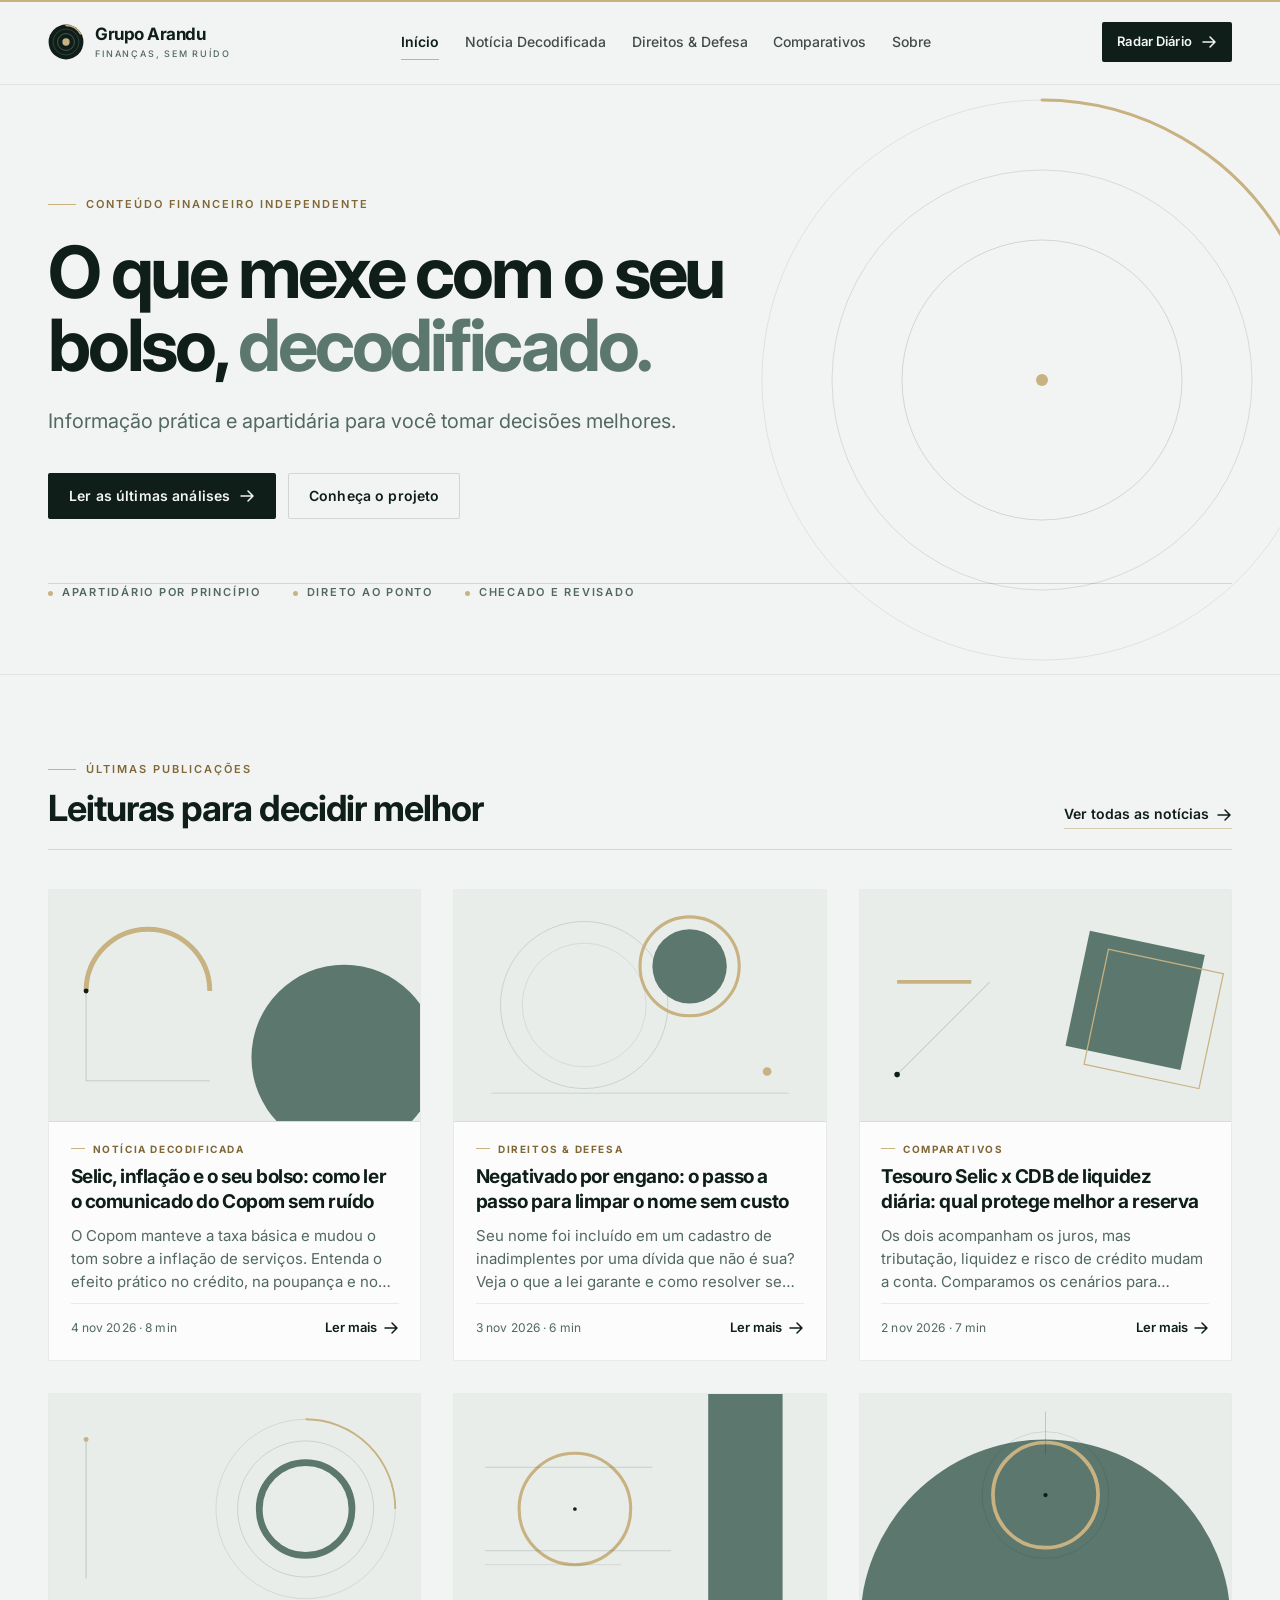
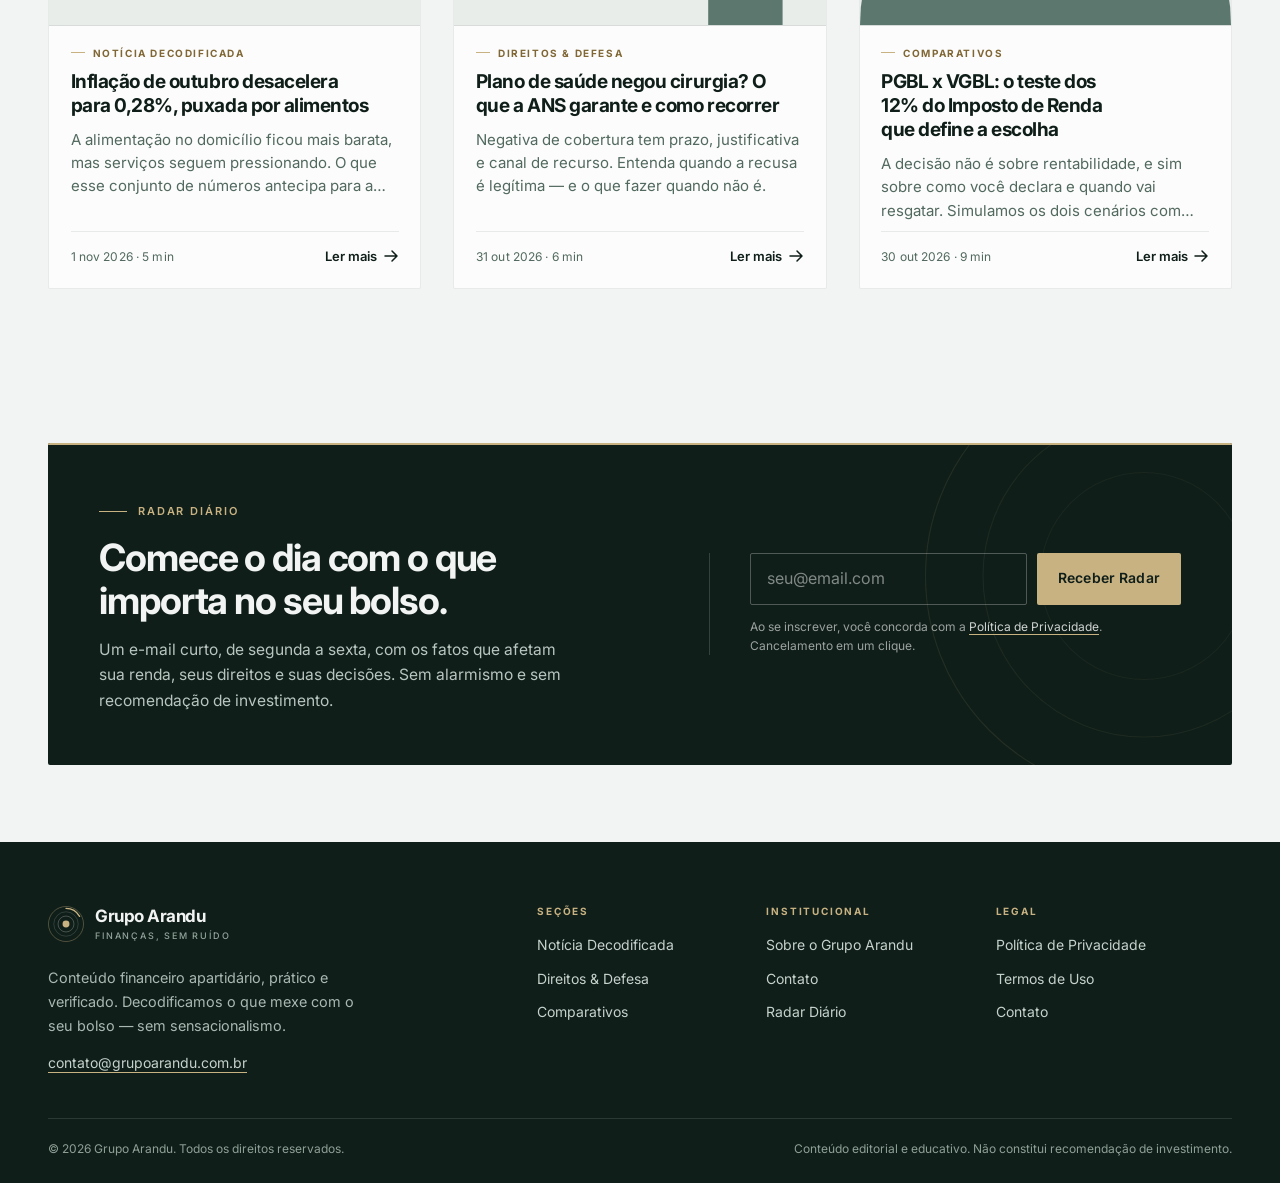
<file: index.html>
<!DOCTYPE html>
<html lang="pt-BR">
<head>
  <meta charset="UTF-8">
  <meta name="viewport" content="width=device-width, initial-scale=1">
  <title>Grupo Arandu — Conteúdo financeiro apartidário e prático</title>
  <meta name="description" content="Notícias decodificadas, direitos do consumidor e comparativos para decisões financeiras melhores. Informação prática e apartidária, sem sensacionalismo.">
  <meta name="robots" content="index, follow, max-image-preview:large">
  <meta name="theme-color" content="#0F1E19">
  <link rel="canonical" href="https://grupoarandu.com.br/">

  <!-- Open Graph -->
  <meta property="og:type" content="website">
  <meta property="og:site_name" content="Grupo Arandu">
  <meta property="og:locale" content="pt_BR">
  <meta property="og:url" content="https://grupoarandu.com.br/">
  <meta property="og:title" content="Grupo Arandu — O que mexe com o seu bolso, decodificado">
  <meta property="og:description" content="Informação prática e apartidária para você tomar decisões melhores. Notícias, direitos e comparativos sem sensacionalismo.">
  <meta property="og:image" content="https://grupoarandu.com.br/assets/img/og-image.png">
  <meta property="og:image:width" content="1200">
  <meta property="og:image:height" content="630">
  <meta property="og:image:alt" content="Grupo Arandu — o que mexe com o seu bolso, decodificado.">

  <!-- Twitter / X -->
  <meta name="twitter:card" content="summary_large_image">
  <meta name="twitter:title" content="Grupo Arandu — O que mexe com o seu bolso, decodificado">
  <meta name="twitter:description" content="Informação prática e apartidária para você tomar decisões melhores.">
  <meta name="twitter:image" content="https://grupoarandu.com.br/assets/img/og-image.png">

  <!-- Verificações de domínio — preencher ao conectar Meta, Google e TikTok -->
  <!-- <meta name="facebook-domain-verification" content="COLE_O_CODIGO_AQUI"> -->
  <!-- <meta name="google-site-verification" content="COLE_O_CODIGO_AQUI"> -->
  <!-- <meta name="tiktok-developers-site-verification" content="COLE_O_CODIGO_AQUI"> -->

  <!-- Ícones -->
  <link rel="icon" href="assets/img/favicon.svg" type="image/svg+xml">
  <link rel="icon" href="assets/img/favicon-32.png" sizes="32x32" type="image/png">
  <link rel="apple-touch-icon" href="assets/img/apple-touch-icon.png">

  <!-- Tipografia -->
  <link rel="preconnect" href="https://fonts.googleapis.com">
  <link rel="preconnect" href="https://fonts.gstatic.com" crossorigin>
  <link href="https://fonts.googleapis.com/css2?family=Inter:wght@400;500;600;700&amp;display=swap" rel="stylesheet">

  <link rel="stylesheet" href="style.css">

  <script type="application/ld+json">
  {
    "@context": "https://schema.org",
    "@graph": [
      {
        "@type": "Organization",
        "name": "Grupo Arandu",
        "url": "https://grupoarandu.com.br/",
        "logo": "https://grupoarandu.com.br/assets/img/icon-512.png",
        "description": "Conteúdo financeiro apartidário, prático e verificado.",
        "email": "contato@grupoarandu.com.br"
      },
      {
        "@type": "WebSite",
        "name": "Grupo Arandu",
        "url": "https://grupoarandu.com.br/",
        "inLanguage": "pt-BR"
      }
    ]
  }
  </script>
</head>
<body>
  <a class="skip-link" href="#conteudo">Pular para o conteúdo</a>

  <header class="site-header" data-header>
    <div class="container header__inner">
      <a class="brand" href="index.html">
        <img class="brand__mark" src="assets/img/logo-arandu.svg" alt="" width="36" height="36">
        <span class="brand__text">
          <span class="brand__name">Grupo Arandu</span>
          <span class="brand__tag">Finanças, sem ruído</span>
        </span>
      </a>

      <nav class="nav" id="menu-principal" aria-label="Navegação principal" data-nav>
        <ul class="nav__list" role="list">
          <li><a class="nav__link" href="index.html" aria-current="page">Início</a></li>
          <li><a class="nav__link" href="noticia.html">Notícia Decodificada</a></li>
          <li><a class="nav__link" href="direitos.html">Direitos &amp; Defesa</a></li>
          <li><a class="nav__link" href="comparativos.html">Comparativos</a></li>
          <li><a class="nav__link" href="sobre.html">Sobre</a></li>
        </ul>
      </nav>

      <div class="header__actions">
        <a class="btn btn--primary btn--sm header__cta" href="#newsletter">
          <span class="header__cta-long">Radar Diário</span>
          <span class="header__cta-short">Radar</span>
          <svg class="icon" viewBox="0 0 16 16" width="16" height="16" aria-hidden="true" focusable="false">
            <path d="M2 8h11M9 3l5 5-5 5" fill="none" stroke="currentColor" stroke-width="1.5" stroke-linecap="round" stroke-linejoin="round"/>
          </svg>
        </a>
        <button class="nav-toggle" type="button" aria-expanded="false" aria-controls="menu-principal" aria-label="Abrir menu de navegação" data-nav-toggle>
          <span class="nav-toggle__bar"></span>
          <span class="nav-toggle__bar"></span>
          <span class="nav-toggle__bar"></span>
        </button>
      </div>
    </div>
  </header>

  <main id="conteudo">
    <!-- Hero -->
    <section class="hero" aria-labelledby="hero-title">
      <div class="container hero__inner">
        <p class="eyebrow">Conteúdo financeiro independente</p>
        <h1 class="hero__title" id="hero-title">O que mexe com o seu bolso, <span class="hero__accent">decodificado.</span></h1>
        <p class="hero__subtitle">Informação prática e apartidária para você tomar decisões melhores.</p>

        <div class="hero__actions">
          <a class="btn btn--primary" href="#ultimas">
            Ler as últimas análises
            <svg class="icon" viewBox="0 0 16 16" width="16" height="16" aria-hidden="true" focusable="false">
              <path d="M2 8h11M9 3l5 5-5 5" fill="none" stroke="currentColor" stroke-width="1.5" stroke-linecap="round" stroke-linejoin="round"/>
            </svg>
          </a>
          <a class="btn btn--ghost" href="sobre.html">Conheça o projeto</a>
        </div>

        <ul class="hero__pillars" role="list">
          <li>Apartidário por princípio</li>
          <li>Direto ao ponto</li>
          <li>Checado e revisado</li>
        </ul>
      </div>

      <div class="hero__rings" aria-hidden="true">
        <svg viewBox="0 0 600 600" width="600" height="600" fill="none" focusable="false">
          <circle cx="300" cy="300" r="280" stroke="#5C786E" stroke-opacity=".14"/>
          <circle cx="300" cy="300" r="210" stroke="#5C786E" stroke-opacity=".2"/>
          <circle cx="300" cy="300" r="140" stroke="#5C786E" stroke-opacity=".24"/>
          <path d="M300 20a280 280 0 0 1 242 140" stroke="#C8B282" stroke-width="3" stroke-linecap="round"/>
          <circle cx="300" cy="300" r="6" fill="#C8B282"/>
        </svg>
      </div>
    </section>

    <!-- Últimos artigos -->
    <section class="section" id="ultimas" aria-labelledby="ultimas-title">
      <div class="container">
        <div class="section__head">
          <div>
            <p class="eyebrow">Últimas publicações</p>
            <h2 class="section__title" id="ultimas-title">Leituras para decidir melhor</h2>
          </div>
          <a class="section__link" href="noticia.html">
            Ver todas as notícias
            <svg class="icon" viewBox="0 0 16 16" width="16" height="16" aria-hidden="true" focusable="false">
              <path d="M2 8h11M9 3l5 5-5 5" fill="none" stroke="currentColor" stroke-width="1.5" stroke-linecap="round" stroke-linejoin="round"/>
            </svg>
          </a>
        </div>

        <div class="post-grid">
          <article class="card">
            <div class="card__media">
              <img src="assets/img/thumb-01.svg" alt="" width="1200" height="750" loading="lazy" decoding="async">
            </div>
            <div class="card__body">
              <p class="tag">Notícia Decodificada</p>
              <h3 class="card__title"><a href="artigo.html">Selic, inflação e o seu bolso: como ler o comunicado do Copom sem ruído</a></h3>
              <p class="card__excerpt">O Copom manteve a taxa básica e mudou o tom sobre a inflação de serviços. Entenda o efeito prático no crédito, na poupança e no seu orçamento.</p>
              <div class="card__foot">
                <span class="card__meta">4 nov 2026 · 8 min</span>
                <a class="card__more" href="artigo.html">
                  Ler mais
                  <svg class="icon" viewBox="0 0 16 16" width="16" height="16" aria-hidden="true" focusable="false">
                    <path d="M2 8h11M9 3l5 5-5 5" fill="none" stroke="currentColor" stroke-width="1.5" stroke-linecap="round" stroke-linejoin="round"/>
                  </svg>
                </a>
              </div>
            </div>
          </article>

          <article class="card">
            <div class="card__media">
              <img src="assets/img/thumb-02.svg" alt="" width="1200" height="750" loading="lazy" decoding="async">
            </div>
            <div class="card__body">
              <p class="tag">Direitos &amp; Defesa</p>
              <h3 class="card__title"><a href="artigo.html">Negativado por engano: o passo a passo para limpar o nome sem custo</a></h3>
              <p class="card__excerpt">Seu nome foi incluído em um cadastro de inadimplentes por uma dívida que não é sua? Veja o que a lei garante e como resolver sem intermediários.</p>
              <div class="card__foot">
                <span class="card__meta">3 nov 2026 · 6 min</span>
                <a class="card__more" href="artigo.html">
                  Ler mais
                  <svg class="icon" viewBox="0 0 16 16" width="16" height="16" aria-hidden="true" focusable="false">
                    <path d="M2 8h11M9 3l5 5-5 5" fill="none" stroke="currentColor" stroke-width="1.5" stroke-linecap="round" stroke-linejoin="round"/>
                  </svg>
                </a>
              </div>
            </div>
          </article>

          <article class="card">
            <div class="card__media">
              <img src="assets/img/thumb-03.svg" alt="" width="1200" height="750" loading="lazy" decoding="async">
            </div>
            <div class="card__body">
              <p class="tag">Comparativos</p>
              <h3 class="card__title"><a href="artigo.html">Tesouro Selic x CDB de liquidez diária: qual protege melhor a reserva</a></h3>
              <p class="card__excerpt">Os dois acompanham os juros, mas tributação, liquidez e risco de crédito mudam a conta. Comparamos os cenários para diferentes prazos.</p>
              <div class="card__foot">
                <span class="card__meta">2 nov 2026 · 7 min</span>
                <a class="card__more" href="artigo.html">
                  Ler mais
                  <svg class="icon" viewBox="0 0 16 16" width="16" height="16" aria-hidden="true" focusable="false">
                    <path d="M2 8h11M9 3l5 5-5 5" fill="none" stroke="currentColor" stroke-width="1.5" stroke-linecap="round" stroke-linejoin="round"/>
                  </svg>
                </a>
              </div>
            </div>
          </article>

          <article class="card">
            <div class="card__media">
              <img src="assets/img/thumb-04.svg" alt="" width="1200" height="750" loading="lazy" decoding="async">
            </div>
            <div class="card__body">
              <p class="tag">Notícia Decodificada</p>
              <h3 class="card__title"><a href="artigo.html">Inflação de outubro desacelera para 0,28%, puxada por alimentos</a></h3>
              <p class="card__excerpt">A alimentação no domicílio ficou mais barata, mas serviços seguem pressionando. O que esse conjunto de números antecipa para a próxima reunião do Copom?</p>
              <div class="card__foot">
                <span class="card__meta">1 nov 2026 · 5 min</span>
                <a class="card__more" href="artigo.html">
                  Ler mais
                  <svg class="icon" viewBox="0 0 16 16" width="16" height="16" aria-hidden="true" focusable="false">
                    <path d="M2 8h11M9 3l5 5-5 5" fill="none" stroke="currentColor" stroke-width="1.5" stroke-linecap="round" stroke-linejoin="round"/>
                  </svg>
                </a>
              </div>
            </div>
          </article>

          <article class="card">
            <div class="card__media">
              <img src="assets/img/thumb-05.svg" alt="" width="1200" height="750" loading="lazy" decoding="async">
            </div>
            <div class="card__body">
              <p class="tag">Direitos &amp; Defesa</p>
              <h3 class="card__title"><a href="artigo.html">Plano de saúde negou cirurgia? O que a ANS garante e como recorrer</a></h3>
              <p class="card__excerpt">Negativa de cobertura tem prazo, justificativa e canal de recurso. Entenda quando a recusa é legítima — e o que fazer quando não é.</p>
              <div class="card__foot">
                <span class="card__meta">31 out 2026 · 6 min</span>
                <a class="card__more" href="artigo.html">
                  Ler mais
                  <svg class="icon" viewBox="0 0 16 16" width="16" height="16" aria-hidden="true" focusable="false">
                    <path d="M2 8h11M9 3l5 5-5 5" fill="none" stroke="currentColor" stroke-width="1.5" stroke-linecap="round" stroke-linejoin="round"/>
                  </svg>
                </a>
              </div>
            </div>
          </article>

          <article class="card">
            <div class="card__media">
              <img src="assets/img/thumb-06.svg" alt="" width="1200" height="750" loading="lazy" decoding="async">
            </div>
            <div class="card__body">
              <p class="tag">Comparativos</p>
              <h3 class="card__title"><a href="artigo.html">PGBL x VGBL: o teste dos 12% do Imposto de Renda que define a escolha</a></h3>
              <p class="card__excerpt">A decisão não é sobre rentabilidade, e sim sobre como você declara e quando vai resgatar. Simulamos os dois cenários com números claros.</p>
              <div class="card__foot">
                <span class="card__meta">30 out 2026 · 9 min</span>
                <a class="card__more" href="artigo.html">
                  Ler mais
                  <svg class="icon" viewBox="0 0 16 16" width="16" height="16" aria-hidden="true" focusable="false">
                    <path d="M2 8h11M9 3l5 5-5 5" fill="none" stroke="currentColor" stroke-width="1.5" stroke-linecap="round" stroke-linejoin="round"/>
                  </svg>
                </a>
              </div>
            </div>
          </article>
        </div>
      </div>
    </section>

    <!-- Newsletter -->
    <section class="newsletter" id="newsletter" aria-labelledby="newsletter-title">
      <div class="container">
        <div class="newsletter__panel">
          <svg class="newsletter__rings" viewBox="0 0 400 400" aria-hidden="true" focusable="false" fill="none">
            <circle cx="200" cy="200" r="190" stroke="#C8B282" stroke-opacity=".22"/>
            <circle cx="200" cy="200" r="140" stroke="#C8B282" stroke-opacity=".16"/>
            <circle cx="200" cy="200" r="90" stroke="#C8B282" stroke-opacity=".12"/>
          </svg>

          <div class="newsletter__content">
            <p class="eyebrow eyebrow--light">Radar Diário</p>
            <h2 class="newsletter__title" id="newsletter-title">Comece o dia com o que importa no seu bolso.</h2>
            <p class="newsletter__text">Um e-mail curto, de segunda a sexta, com os fatos que afetam sua renda, seus direitos e suas decisões. Sem alarmismo e sem recomendação de investimento.</p>
          </div>

          <!-- Placeholder de integração: substituir por Mailchimp, Brevo ou API própria -->
          <form class="newsletter__form" action="/api/subscribe" method="post" data-newsletter data-origem="home" novalidate>
            <label class="sr-only" for="newsletter-email">Seu e-mail</label>
            <div class="newsletter__row">
              <input id="newsletter-email" name="email" type="email" inputmode="email" autocomplete="email" placeholder="seu@email.com" required aria-describedby="newsletter-note">
              <button class="btn btn--gold" type="submit">Receber Radar</button>
            </div>
            <input class="honeypot" type="text" name="website" tabindex="-1" autocomplete="off" aria-hidden="true">
            <p class="newsletter__note" id="newsletter-note">Ao se inscrever, você concorda com a <a href="politica-de-privacidade.html">Política de Privacidade</a>. Cancelamento em um clique.</p>
            <p class="form__error" role="alert" hidden data-form-error></p>
            <p class="form__status" role="status" aria-live="polite" data-form-status></p>
          </form>
        </div>
      </div>
    </section>
  </main>

  <footer class="site-footer">
    <div class="container">
      <div class="footer__grid">
        <div class="footer__brand">
          <a class="brand" href="index.html">
            <img class="brand__mark" src="assets/img/logo-arandu.svg" alt="" width="36" height="36">
            <span class="brand__text">
              <span class="brand__name">Grupo Arandu</span>
              <span class="brand__tag">Finanças, sem ruído</span>
            </span>
          </a>
          <p class="footer__desc">Conteúdo financeiro apartidário, prático e verificado. Decodificamos o que mexe com o seu bolso — sem sensacionalismo.</p>
          <p class="footer__contact"><a href="mailto:contato@grupoarandu.com.br">contato@grupoarandu.com.br</a></p>
        </div>

        <div>
          <h2 class="footer__heading">Seções</h2>
          <ul class="footer__list" role="list">
            <li><a href="noticia.html">Notícia Decodificada</a></li>
            <li><a href="direitos.html">Direitos &amp; Defesa</a></li>
            <li><a href="comparativos.html">Comparativos</a></li>
          </ul>
        </div>

        <div>
          <h2 class="footer__heading">Institucional</h2>
          <ul class="footer__list" role="list">
            <li><a href="sobre.html">Sobre o Grupo Arandu</a></li>
            <li><a href="contato.html">Contato</a></li>
            <li><a href="index.html#newsletter">Radar Diário</a></li>
          </ul>
        </div>

        <div>
          <h2 class="footer__heading">Legal</h2>
          <ul class="footer__list" role="list">
            <li><a href="politica-de-privacidade.html">Política de Privacidade</a></li>
            <li><a href="termos-de-uso.html">Termos de Uso</a></li>
            <li><a href="contato.html">Contato</a></li>
          </ul>
        </div>
      </div>

      <div class="footer__bottom">
        <p>© <span data-year>2026</span> Grupo Arandu. Todos os direitos reservados.</p>
        <p>Conteúdo editorial e educativo. Não constitui recomendação de investimento.</p>
      </div>
    </div>
  </footer>

  <script src="script.js" defer></script>
</body>
</html>
</file>
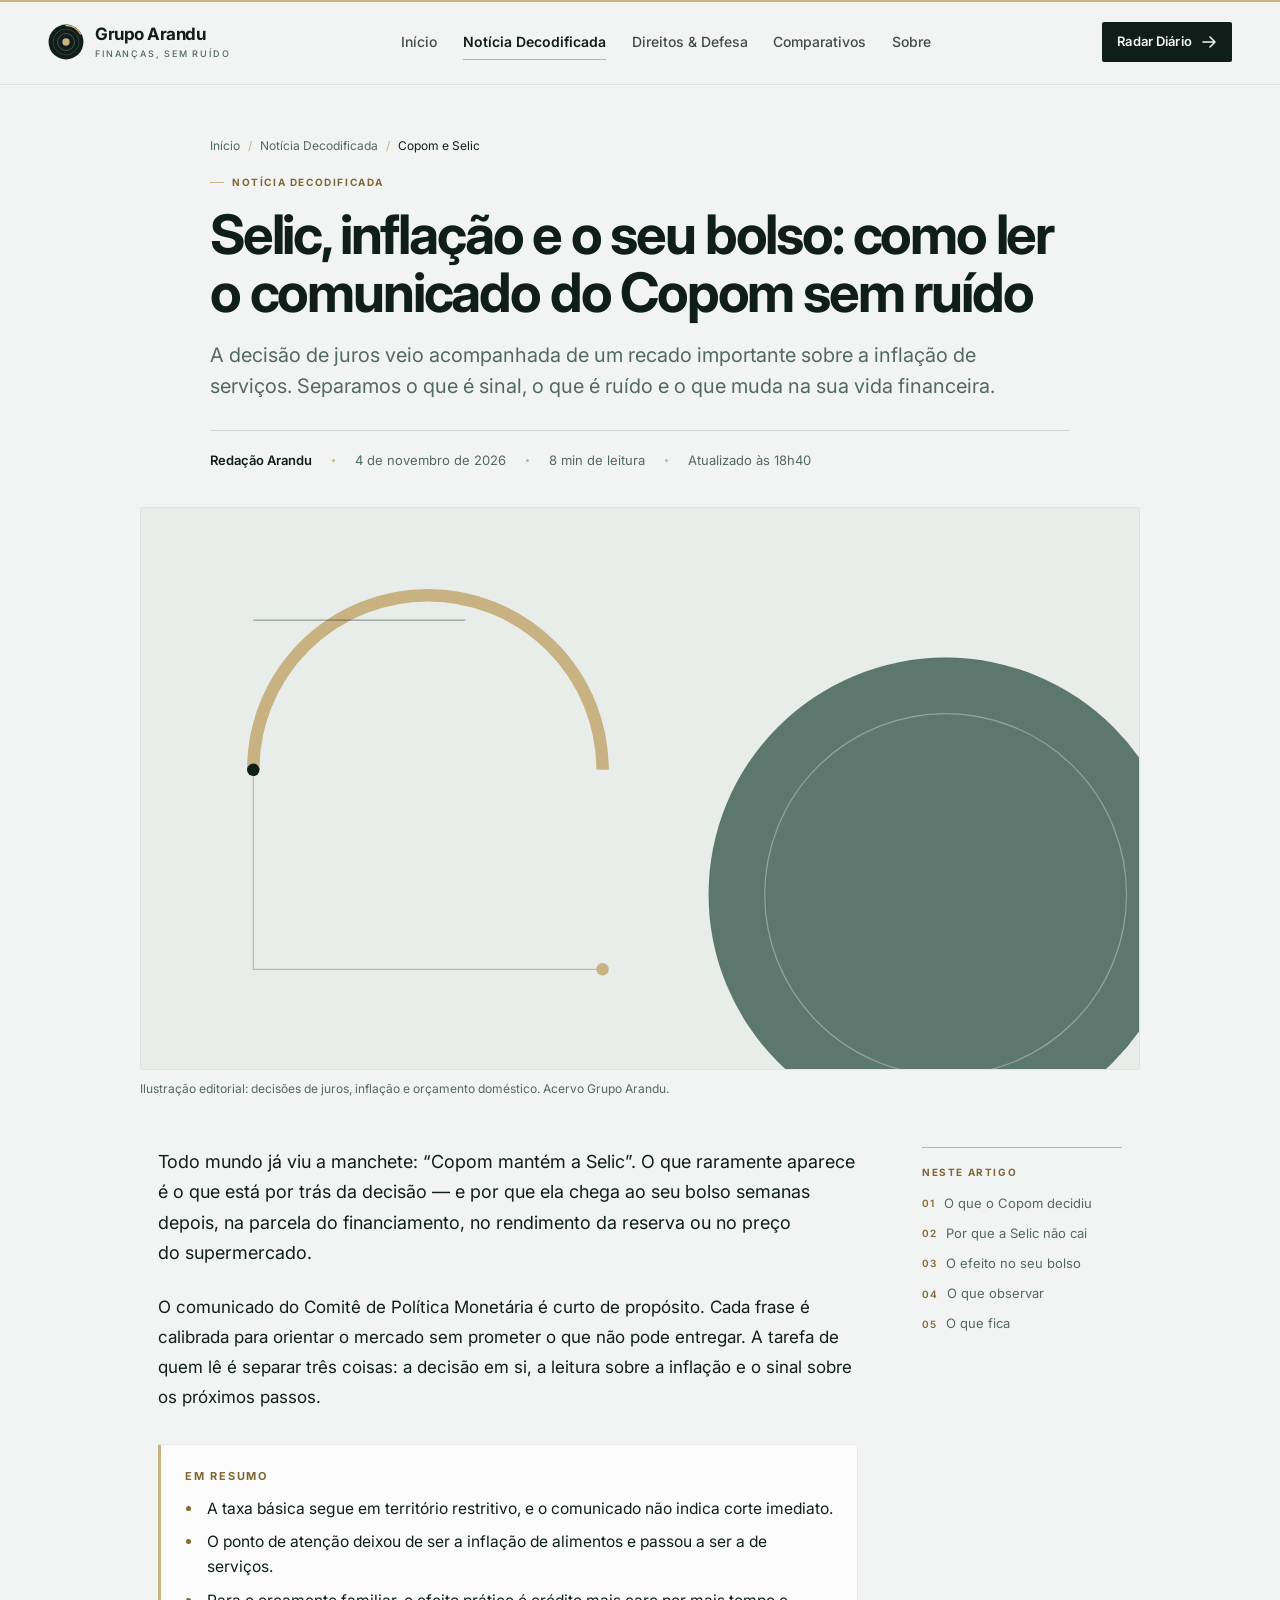
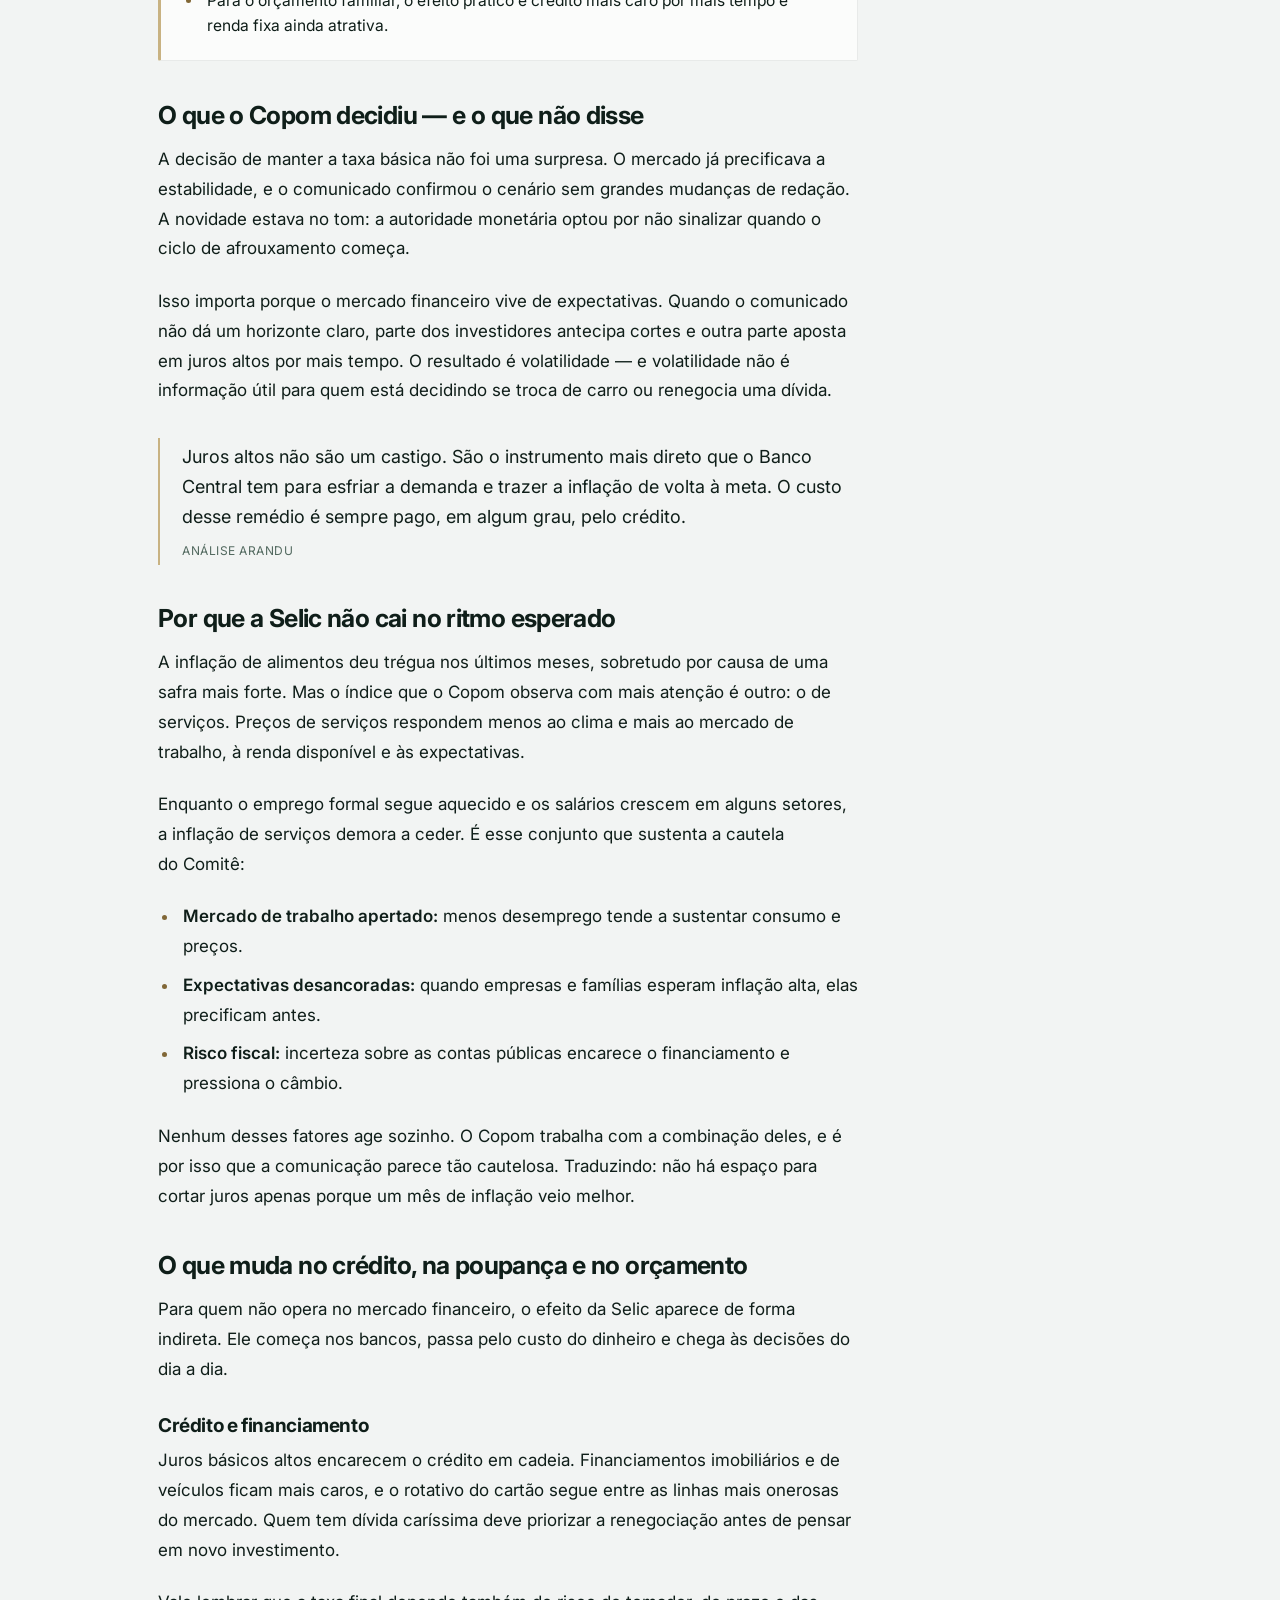
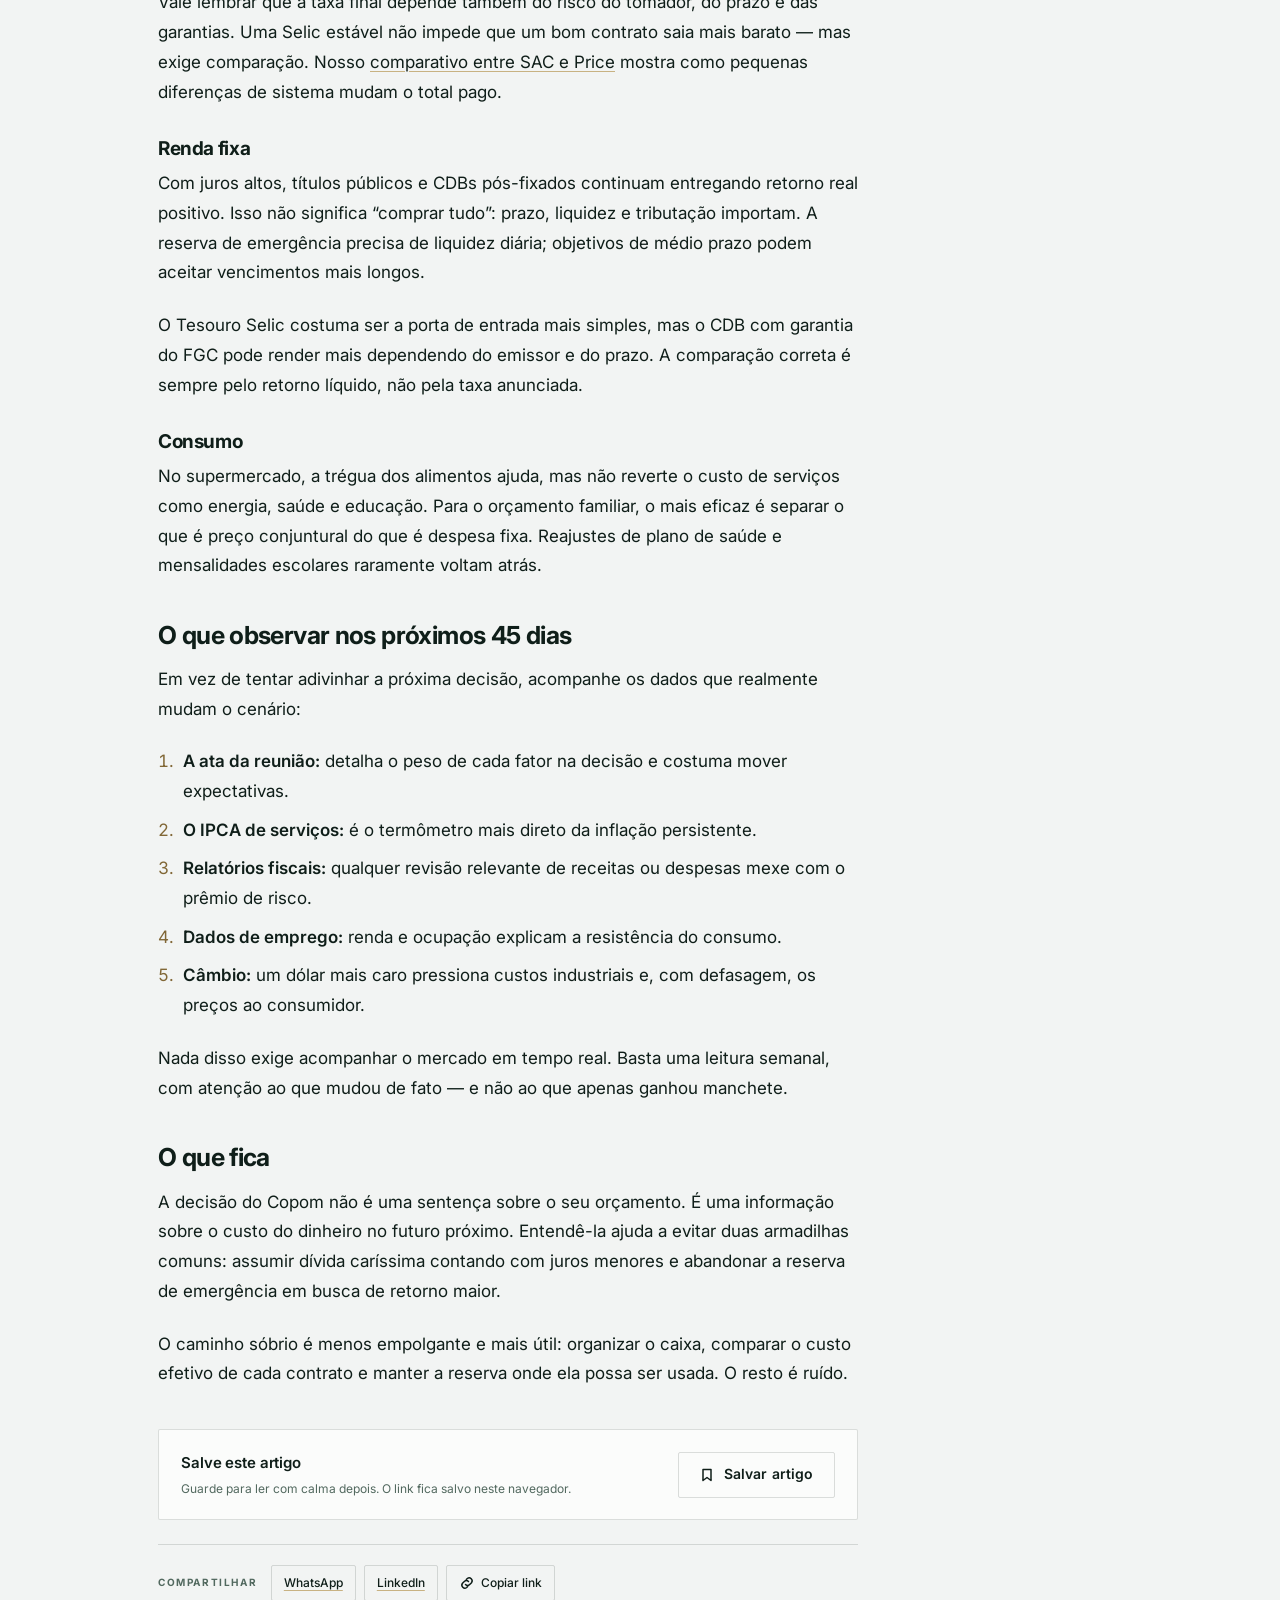
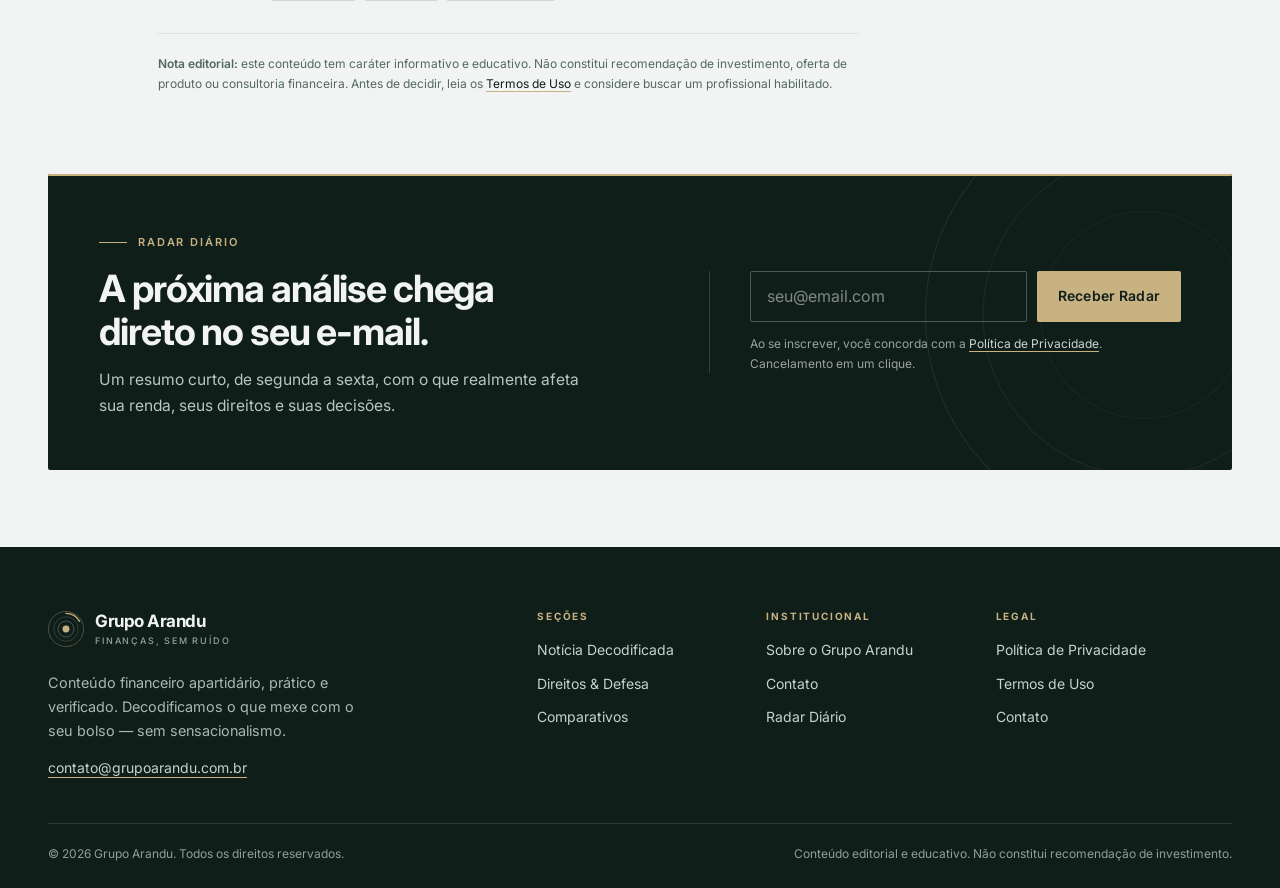
<file: artigo.html>
<!DOCTYPE html>
<html lang="pt-BR">
<head>
  <meta charset="UTF-8">
  <meta name="viewport" content="width=device-width, initial-scale=1">
  <title>Selic, inflação e o seu bolso: como ler o Copom sem ruído — Grupo Arandu</title>
  <meta name="description" content="O que a decisão de juros do Copom realmente diz sobre inflação, crédito e renda fixa. Um guia para separar sinal de ruído no comunicado.">
  <meta name="robots" content="index, follow, max-image-preview:large">
  <meta name="theme-color" content="#0F1E19">
  <link rel="canonical" href="https://grupoarandu.com.br/artigo.html">

  <!-- Open Graph -->
  <meta property="og:type" content="article">
  <meta property="og:site_name" content="Grupo Arandu">
  <meta property="og:locale" content="pt_BR">
  <meta property="og:url" content="https://grupoarandu.com.br/artigo.html">
  <meta property="og:title" content="Selic, inflação e o seu bolso: como ler o comunicado do Copom sem ruído">
  <meta property="og:description" content="O que a decisão de juros realmente diz sobre inflação, crédito e renda fixa — e o que é apenas ruído de mercado.">
  <meta property="og:image" content="https://grupoarandu.com.br/assets/img/og-image.png">
  <meta property="og:image:width" content="1200">
  <meta property="og:image:height" content="630">
  <meta property="og:image:alt" content="Grupo Arandu — conteúdo financeiro apartidário e prático.">
  <meta property="article:published_time" content="2026-11-04T08:00:00-03:00">
  <meta property="article:modified_time" content="2026-11-04T18:40:00-03:00">
  <meta property="article:section" content="Notícia Decodificada">

  <!-- Twitter / X -->
  <meta name="twitter:card" content="summary_large_image">
  <meta name="twitter:title" content="Selic, inflação e o seu bolso: como ler o Copom sem ruído">
  <meta name="twitter:description" content="O que a decisão de juros realmente diz sobre inflação, crédito e renda fixa.">
  <meta name="twitter:image" content="https://grupoarandu.com.br/assets/img/og-image.png">

  <!-- Ícones -->
  <link rel="icon" href="assets/img/favicon.svg" type="image/svg+xml">
  <link rel="icon" href="assets/img/favicon-32.png" sizes="32x32" type="image/png">
  <link rel="apple-touch-icon" href="assets/img/apple-touch-icon.png">

  <!-- Tipografia -->
  <link rel="preconnect" href="https://fonts.googleapis.com">
  <link rel="preconnect" href="https://fonts.gstatic.com" crossorigin>
  <link href="https://fonts.googleapis.com/css2?family=Inter:wght@400;500;600;700&amp;display=swap" rel="stylesheet">

  <link rel="stylesheet" href="style.css">

  <script type="application/ld+json">
  {
    "@context": "https://schema.org",
    "@graph": [
      {
        "@type": "NewsArticle",
        "headline": "Selic, inflação e o seu bolso: como ler o comunicado do Copom sem ruído",
        "description": "O que a decisão de juros do Copom realmente diz sobre inflação, crédito e renda fixa. Um guia para separar sinal de ruído no comunicado.",
        "image": ["https://grupoarandu.com.br/assets/img/og-image.png"],
        "datePublished": "2026-11-04T08:00:00-03:00",
        "dateModified": "2026-11-04T18:40:00-03:00",
        "author": {
          "@type": "Organization",
          "name": "Redação Arandu",
          "url": "https://grupoarandu.com.br/sobre.html"
        },
        "publisher": {
          "@type": "Organization",
          "name": "Grupo Arandu",
          "logo": {
            "@type": "ImageObject",
            "url": "https://grupoarandu.com.br/assets/img/icon-512.png"
          }
        },
        "mainEntityOfPage": {
          "@type": "WebPage",
          "@id": "https://grupoarandu.com.br/artigo.html"
        },
        "articleSection": "Notícia Decodificada",
        "inLanguage": "pt-BR",
        "isAccessibleForFree": true
      },
      {
        "@type": "BreadcrumbList",
        "itemListElement": [
          {
            "@type": "ListItem",
            "position": 1,
            "name": "Início",
            "item": "https://grupoarandu.com.br/"
          },
          {
            "@type": "ListItem",
            "position": 2,
            "name": "Notícia Decodificada",
            "item": "https://grupoarandu.com.br/noticia.html"
          },
          {
            "@type": "ListItem",
            "position": 3,
            "name": "Selic, inflação e o seu bolso",
            "item": "https://grupoarandu.com.br/artigo.html"
          }
        ]
      }
    ]
  }
  </script>
</head>
<body>
  <a class="skip-link" href="#conteudo">Pular para o conteúdo</a>

  <header class="site-header" data-header>
    <div class="container header__inner">
      <a class="brand" href="index.html">
        <img class="brand__mark" src="assets/img/logo-arandu.svg" alt="" width="36" height="36">
        <span class="brand__text">
          <span class="brand__name">Grupo Arandu</span>
          <span class="brand__tag">Finanças, sem ruído</span>
        </span>
      </a>

      <nav class="nav" id="menu-principal" aria-label="Navegação principal" data-nav>
        <ul class="nav__list" role="list">
          <li><a class="nav__link" href="index.html">Início</a></li>
          <li><a class="nav__link" href="noticia.html" aria-current="page">Notícia Decodificada</a></li>
          <li><a class="nav__link" href="direitos.html">Direitos &amp; Defesa</a></li>
          <li><a class="nav__link" href="comparativos.html">Comparativos</a></li>
          <li><a class="nav__link" href="sobre.html">Sobre</a></li>
        </ul>
      </nav>

      <div class="header__actions">
        <a class="btn btn--primary btn--sm header__cta" href="index.html#newsletter">
          <span class="header__cta-long">Radar Diário</span>
          <span class="header__cta-short">Radar</span>
          <svg class="icon" viewBox="0 0 16 16" width="16" height="16" aria-hidden="true" focusable="false">
            <path d="M2 8h11M9 3l5 5-5 5" fill="none" stroke="currentColor" stroke-width="1.5" stroke-linecap="round" stroke-linejoin="round"/>
          </svg>
        </a>
        <button class="nav-toggle" type="button" aria-expanded="false" aria-controls="menu-principal" aria-label="Abrir menu de navegação" data-nav-toggle>
          <span class="nav-toggle__bar"></span>
          <span class="nav-toggle__bar"></span>
          <span class="nav-toggle__bar"></span>
        </button>
      </div>
    </div>

    <div class="reading-progress" data-reading-progress aria-hidden="true"><span></span></div>
  </header>

  <main id="conteudo">
    <header class="article-head">
      <div class="container">
        <div class="article-head__inner">
          <nav class="breadcrumbs" aria-label="Você está aqui">
            <a href="index.html">Início</a>
            <span class="breadcrumbs__sep" aria-hidden="true">/</span>
            <a href="noticia.html">Notícia Decodificada</a>
            <span class="breadcrumbs__sep" aria-hidden="true">/</span>
            <span aria-current="page">Copom e Selic</span>
          </nav>

          <p class="tag">Notícia Decodificada</p>
          <h1 class="article-title">Selic, inflação e o seu bolso: como ler o comunicado do Copom sem ruído</h1>
          <p class="article-deck">A decisão de juros veio acompanhada de um recado importante sobre a inflação de serviços. Separamos o que é sinal, o que é ruído e o que muda na sua vida financeira.</p>

          <div class="article-meta">
            <span class="article-meta__author">Redação Arandu</span>
            <span class="article-meta__dot" aria-hidden="true"></span>
            <time datetime="2026-11-04">4 de novembro de 2026</time>
            <span class="article-meta__dot" aria-hidden="true"></span>
            <span>8 min de leitura</span>
            <span class="article-meta__dot" aria-hidden="true"></span>
            <span>Atualizado às 18h40</span>
          </div>
        </div>
      </div>
    </header>

    <figure class="article-figure container">
      <img src="assets/img/artigo-destaque.svg" alt="Ilustração abstrata em verde-sálvia e dourado, com formas circulares concêntricas" width="1600" height="900" fetchpriority="high" decoding="async">
      <figcaption>Ilustração editorial: decisões de juros, inflação e orçamento doméstico. Acervo Grupo Arandu.</figcaption>
    </figure>

    <div class="container">
      <div class="article-layout">
        <article class="article-body" data-article-body>
          <p>Todo mundo já viu a manchete: “Copom mantém a Selic”. O que raramente aparece é o que está por trás da decisão — e por que ela chega ao seu bolso semanas depois, na parcela do financiamento, no rendimento da reserva ou no preço do supermercado.</p>

          <p>O comunicado do Comitê de Política Monetária é curto de propósito. Cada frase é calibrada para orientar o mercado sem prometer o que não pode entregar. A tarefa de quem lê é separar três coisas: a decisão em si, a leitura sobre a inflação e o sinal sobre os próximos passos.</p>

          <div class="callout">
            <p class="callout__title">Em resumo</p>
            <ul>
              <li>A taxa básica segue em território restritivo, e o comunicado não indica corte imediato.</li>
              <li>O ponto de atenção deixou de ser a inflação de alimentos e passou a ser a de serviços.</li>
              <li>Para o orçamento familiar, o efeito prático é crédito mais caro por mais tempo e renda fixa ainda atrativa.</li>
            </ul>
          </div>

          <h2 id="decisao">O que o Copom decidiu — e o que não disse</h2>

          <p>A decisão de manter a taxa básica não foi uma surpresa. O mercado já precificava a estabilidade, e o comunicado confirmou o cenário sem grandes mudanças de redação. A novidade estava no tom: a autoridade monetária optou por não sinalizar quando o ciclo de afrouxamento começa.</p>

          <p>Isso importa porque o mercado financeiro vive de expectativas. Quando o comunicado não dá um horizonte claro, parte dos investidores antecipa cortes e outra parte aposta em juros altos por mais tempo. O resultado é volatilidade — e volatilidade não é informação útil para quem está decidindo se troca de carro ou renegocia uma dívida.</p>

          <blockquote>
            <p>Juros altos não são um castigo. São o instrumento mais direto que o Banco Central tem para esfriar a demanda e trazer a inflação de volta à meta. O custo desse remédio é sempre pago, em algum grau, pelo crédito.</p>
            <cite>Análise Arandu</cite>
          </blockquote>

          <h2 id="porque">Por que a Selic não cai no ritmo esperado</h2>

          <p>A inflação de alimentos deu trégua nos últimos meses, sobretudo por causa de uma safra mais forte. Mas o índice que o Copom observa com mais atenção é outro: o de serviços. Preços de serviços respondem menos ao clima e mais ao mercado de trabalho, à renda disponível e às expectativas.</p>

          <p>Enquanto o emprego formal segue aquecido e os salários crescem em alguns setores, a inflação de serviços demora a ceder. É esse conjunto que sustenta a cautela do Comitê:</p>

          <ul>
            <li><strong>Mercado de trabalho apertado:</strong> menos desemprego tende a sustentar consumo e preços.</li>
            <li><strong>Expectativas desancoradas:</strong> quando empresas e famílias esperam inflação alta, elas precificam antes.</li>
            <li><strong>Risco fiscal:</strong> incerteza sobre as contas públicas encarece o financiamento e pressiona o câmbio.</li>
          </ul>

          <p>Nenhum desses fatores age sozinho. O Copom trabalha com a combinação deles, e é por isso que a comunicação parece tão cautelosa. Traduzindo: não há espaço para cortar juros apenas porque um mês de inflação veio melhor.</p>

          <h2 id="efeito">O que muda no crédito, na poupança e no orçamento</h2>

          <p>Para quem não opera no mercado financeiro, o efeito da Selic aparece de forma indireta. Ele começa nos bancos, passa pelo custo do dinheiro e chega às decisões do dia a dia.</p>

          <h3>Crédito e financiamento</h3>

          <p>Juros básicos altos encarecem o crédito em cadeia. Financiamentos imobiliários e de veículos ficam mais caros, e o rotativo do cartão segue entre as linhas mais onerosas do mercado. Quem tem dívida caríssima deve priorizar a renegociação antes de pensar em novo investimento.</p>

          <p>Vale lembrar que a taxa final depende também do risco do tomador, do prazo e das garantias. Uma Selic estável não impede que um bom contrato saia mais barato — mas exige comparação. Nosso <a href="comparativos.html">comparativo entre SAC e Price</a> mostra como pequenas diferenças de sistema mudam o total pago.</p>

          <h3>Renda fixa</h3>

          <p>Com juros altos, títulos públicos e CDBs pós-fixados continuam entregando retorno real positivo. Isso não significa “comprar tudo”: prazo, liquidez e tributação importam. A reserva de emergência precisa de liquidez diária; objetivos de médio prazo podem aceitar vencimentos mais longos.</p>

          <p>O Tesouro Selic costuma ser a porta de entrada mais simples, mas o CDB com garantia do FGC pode render mais dependendo do emissor e do prazo. A comparação correta é sempre pelo retorno líquido, não pela taxa anunciada.</p>

          <h3>Consumo</h3>

          <p>No supermercado, a trégua dos alimentos ajuda, mas não reverte o custo de serviços como energia, saúde e educação. Para o orçamento familiar, o mais eficaz é separar o que é preço conjuntural do que é despesa fixa. Reajustes de plano de saúde e mensalidades escolares raramente voltam atrás.</p>

          <h2 id="proximos">O que observar nos próximos 45 dias</h2>

          <p>Em vez de tentar adivinhar a próxima decisão, acompanhe os dados que realmente mudam o cenário:</p>

          <ol>
            <li><strong>A ata da reunião:</strong> detalha o peso de cada fator na decisão e costuma mover expectativas.</li>
            <li><strong>O IPCA de serviços:</strong> é o termômetro mais direto da inflação persistente.</li>
            <li><strong>Relatórios fiscais:</strong> qualquer revisão relevante de receitas ou despesas mexe com o prêmio de risco.</li>
            <li><strong>Dados de emprego:</strong> renda e ocupação explicam a resistência do consumo.</li>
            <li><strong>Câmbio:</strong> um dólar mais caro pressiona custos industriais e, com defasagem, os preços ao consumidor.</li>
          </ol>

          <p>Nada disso exige acompanhar o mercado em tempo real. Basta uma leitura semanal, com atenção ao que mudou de fato — e não ao que apenas ganhou manchete.</p>

          <h2 id="fica">O que fica</h2>

          <p>A decisão do Copom não é uma sentença sobre o seu orçamento. É uma informação sobre o custo do dinheiro no futuro próximo. Entendê-la ajuda a evitar duas armadilhas comuns: assumir dívida caríssima contando com juros menores e abandonar a reserva de emergência em busca de retorno maior.</p>

          <p>O caminho sóbrio é menos empolgante e mais útil: organizar o caixa, comparar o custo efetivo de cada contrato e manter a reserva onde ela possa ser usada. O resto é ruído.</p>

          <aside class="save-box" aria-label="Salvar artigo">
            <div>
              <p class="save-box__title">Salve este artigo</p>
              <p class="save-box__text">Guarde para ler com calma depois. O link fica salvo neste navegador.</p>
            </div>
            <button class="btn btn--ghost btn--save" type="button" data-bookmark aria-pressed="false">
              <svg viewBox="0 0 16 16" width="16" height="16" aria-hidden="true" focusable="false">
                <path d="M4 2.5h8v11l-4-3-4 3z" fill="none" stroke="currentColor" stroke-width="1.5" stroke-linejoin="round"/>
              </svg>
              <span data-bookmark-label>Salvar artigo</span>
            </button>
            <p class="sr-only" role="status" aria-live="polite" data-bookmark-status></p>
          </aside>

          <div class="share">
            <span class="share__label">Compartilhar</span>
            <a class="share__btn" href="https://wa.me/" target="_blank" rel="noopener noreferrer" data-share="whatsapp">WhatsApp</a>
            <a class="share__btn" href="https://www.linkedin.com/" target="_blank" rel="noopener noreferrer" data-share="linkedin">LinkedIn</a>
            <button class="share__btn" type="button" data-copy-link>
              <svg class="icon" viewBox="0 0 16 16" width="16" height="16" aria-hidden="true" focusable="false">
                <path d="M6.5 9.5a3 3 0 0 0 4.2 0l1.8-1.8a3 3 0 0 0-4.2-4.2l-1 1M9.5 6.5a3 3 0 0 0-4.2 0L3.5 8.3a3 3 0 0 0 4.2 4.2l1-1" fill="none" stroke="currentColor" stroke-width="1.5" stroke-linecap="round"/>
              </svg>
              <span data-copy-label>Copiar link</span>
            </button>
          </div>

          <p class="article-note"><strong>Nota editorial:</strong> este conteúdo tem caráter informativo e educativo. Não constitui recomendação de investimento, oferta de produto ou consultoria financeira. Antes de decidir, leia os <a href="termos-de-uso.html">Termos de Uso</a> e considere buscar um profissional habilitado.</p>
        </article>

        <aside class="article-aside" aria-label="Sumário do artigo">
          <div class="article-aside__box">
            <p class="article-aside__title">Neste artigo</p>
            <ol class="article-aside__list" role="list">
              <li><a href="#decisao">O que o Copom decidiu</a></li>
              <li><a href="#porque">Por que a Selic não cai</a></li>
              <li><a href="#efeito">O efeito no seu bolso</a></li>
              <li><a href="#proximos">O que observar</a></li>
              <li><a href="#fica">O que fica</a></li>
            </ol>
          </div>
        </aside>
      </div>

      <section class="newsletter article-cta" aria-labelledby="artigo-newsletter-title">
        <div class="newsletter__panel">
          <svg class="newsletter__rings" viewBox="0 0 400 400" aria-hidden="true" focusable="false" fill="none">
            <circle cx="200" cy="200" r="190" stroke="#C8B282" stroke-opacity=".22"/>
            <circle cx="200" cy="200" r="140" stroke="#C8B282" stroke-opacity=".16"/>
            <circle cx="200" cy="200" r="90" stroke="#C8B282" stroke-opacity=".12"/>
          </svg>

          <div class="newsletter__content">
            <p class="eyebrow eyebrow--light">Radar Diário</p>
            <h2 class="newsletter__title" id="artigo-newsletter-title">A próxima análise chega direto no seu e-mail.</h2>
            <p class="newsletter__text">Um resumo curto, de segunda a sexta, com o que realmente afeta sua renda, seus direitos e suas decisões.</p>
          </div>

          <!-- Placeholder de integração: substituir por Mailchimp, Brevo ou API própria -->
          <form class="newsletter__form" action="/api/subscribe" method="post" data-newsletter data-origem="artigo" novalidate>
            <label class="sr-only" for="artigo-newsletter-email">Seu e-mail</label>
            <div class="newsletter__row">
              <input id="artigo-newsletter-email" name="email" type="email" inputmode="email" autocomplete="email" placeholder="seu@email.com" required aria-describedby="artigo-newsletter-note">
              <button class="btn btn--gold" type="submit">Receber Radar</button>
            </div>
            <input class="honeypot" type="text" name="website" tabindex="-1" autocomplete="off" aria-hidden="true">
            <p class="newsletter__note" id="artigo-newsletter-note">Ao se inscrever, você concorda com a <a href="politica-de-privacidade.html">Política de Privacidade</a>. Cancelamento em um clique.</p>
            <p class="form__error" role="alert" hidden data-form-error></p>
            <p class="form__status" role="status" aria-live="polite" data-form-status></p>
          </form>
        </div>
      </section>
    </div>
  </main>

  <footer class="site-footer">
    <div class="container">
      <div class="footer__grid">
        <div class="footer__brand">
          <a class="brand" href="index.html">
            <img class="brand__mark" src="assets/img/logo-arandu.svg" alt="" width="36" height="36">
            <span class="brand__text">
              <span class="brand__name">Grupo Arandu</span>
              <span class="brand__tag">Finanças, sem ruído</span>
            </span>
          </a>
          <p class="footer__desc">Conteúdo financeiro apartidário, prático e verificado. Decodificamos o que mexe com o seu bolso — sem sensacionalismo.</p>
          <p class="footer__contact"><a href="mailto:contato@grupoarandu.com.br">contato@grupoarandu.com.br</a></p>
        </div>

        <div>
          <h2 class="footer__heading">Seções</h2>
          <ul class="footer__list" role="list">
            <li><a href="noticia.html">Notícia Decodificada</a></li>
            <li><a href="direitos.html">Direitos &amp; Defesa</a></li>
            <li><a href="comparativos.html">Comparativos</a></li>
          </ul>
        </div>

        <div>
          <h2 class="footer__heading">Institucional</h2>
          <ul class="footer__list" role="list">
            <li><a href="sobre.html">Sobre o Grupo Arandu</a></li>
            <li><a href="contato.html">Contato</a></li>
            <li><a href="index.html#newsletter">Radar Diário</a></li>
          </ul>
        </div>

        <div>
          <h2 class="footer__heading">Legal</h2>
          <ul class="footer__list" role="list">
            <li><a href="politica-de-privacidade.html">Política de Privacidade</a></li>
            <li><a href="termos-de-uso.html">Termos de Uso</a></li>
            <li><a href="contato.html">Contato</a></li>
          </ul>
        </div>
      </div>

      <div class="footer__bottom">
        <p>© <span data-year>2026</span> Grupo Arandu. Todos os direitos reservados.</p>
        <p>Conteúdo editorial e educativo. Não constitui recomendação de investimento.</p>
      </div>
    </div>
  </footer>

  <script src="script.js" defer></script>
</body>
</html>
</file>
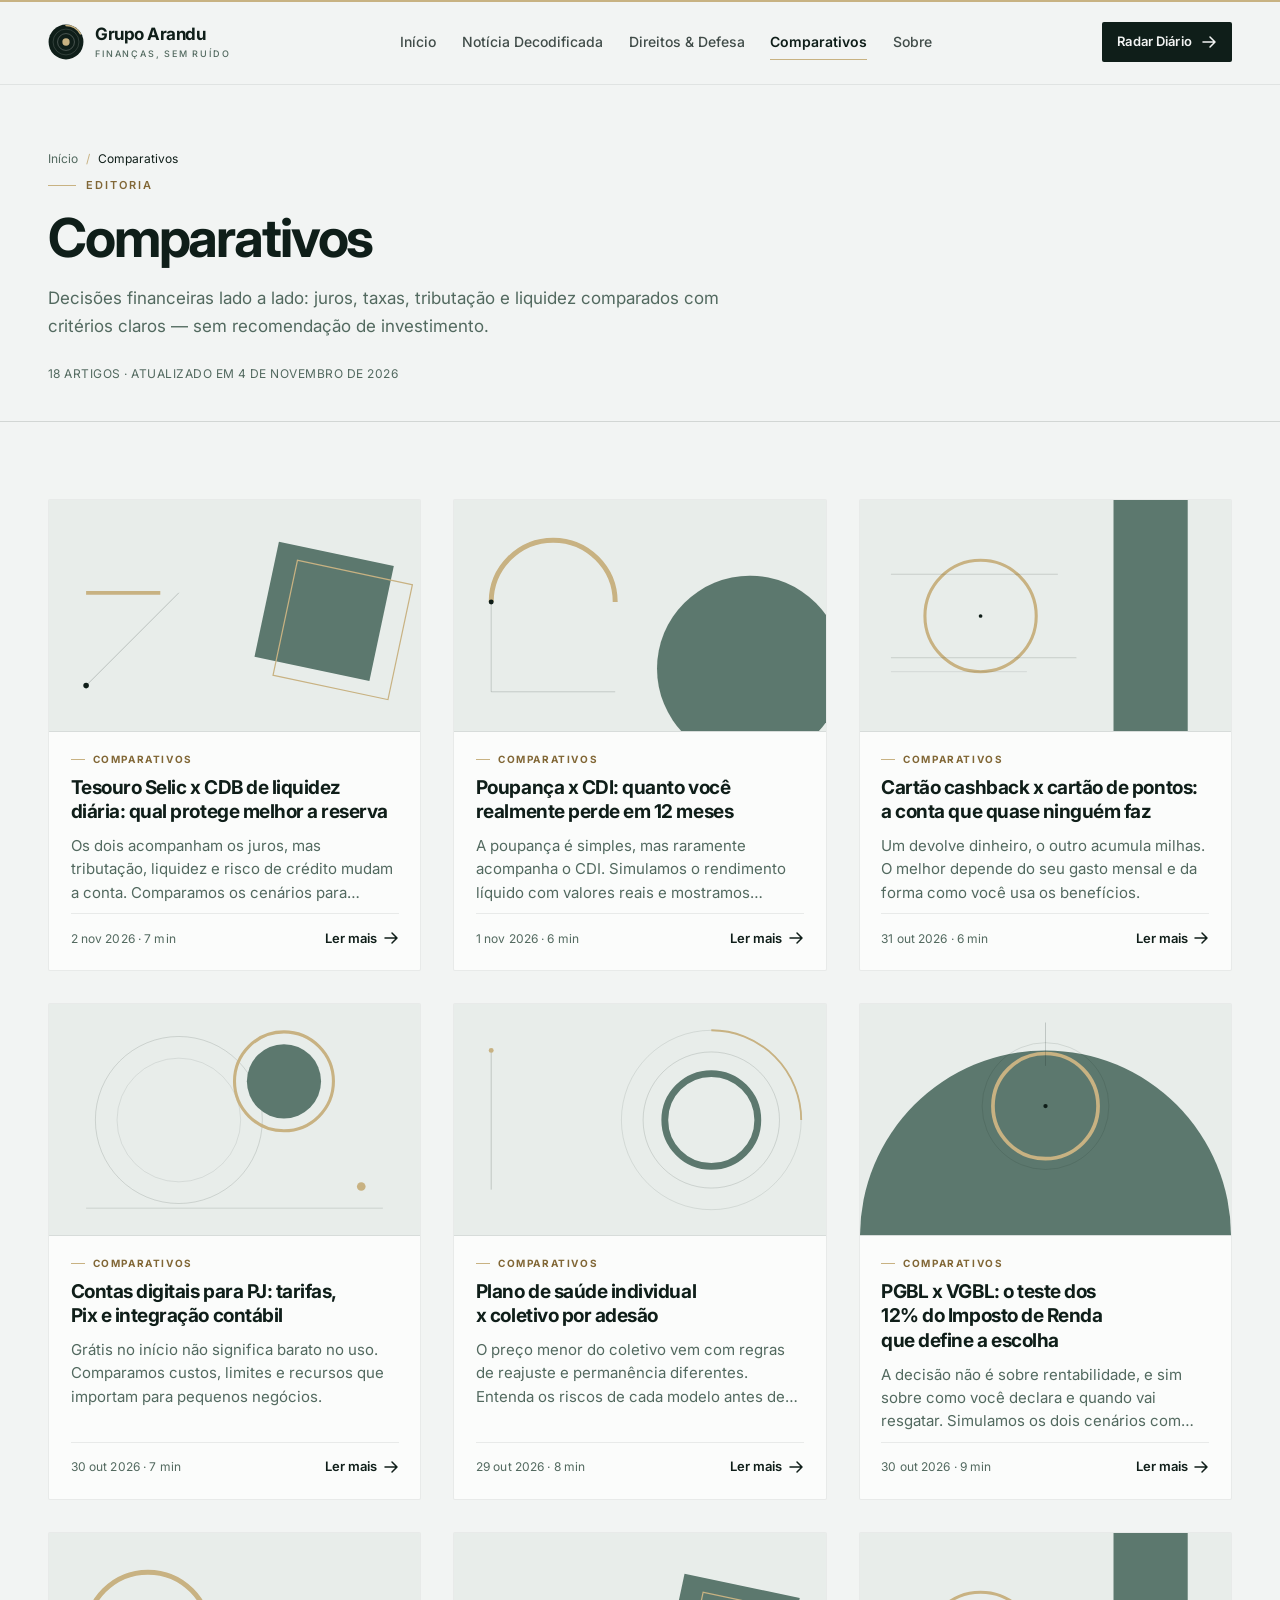
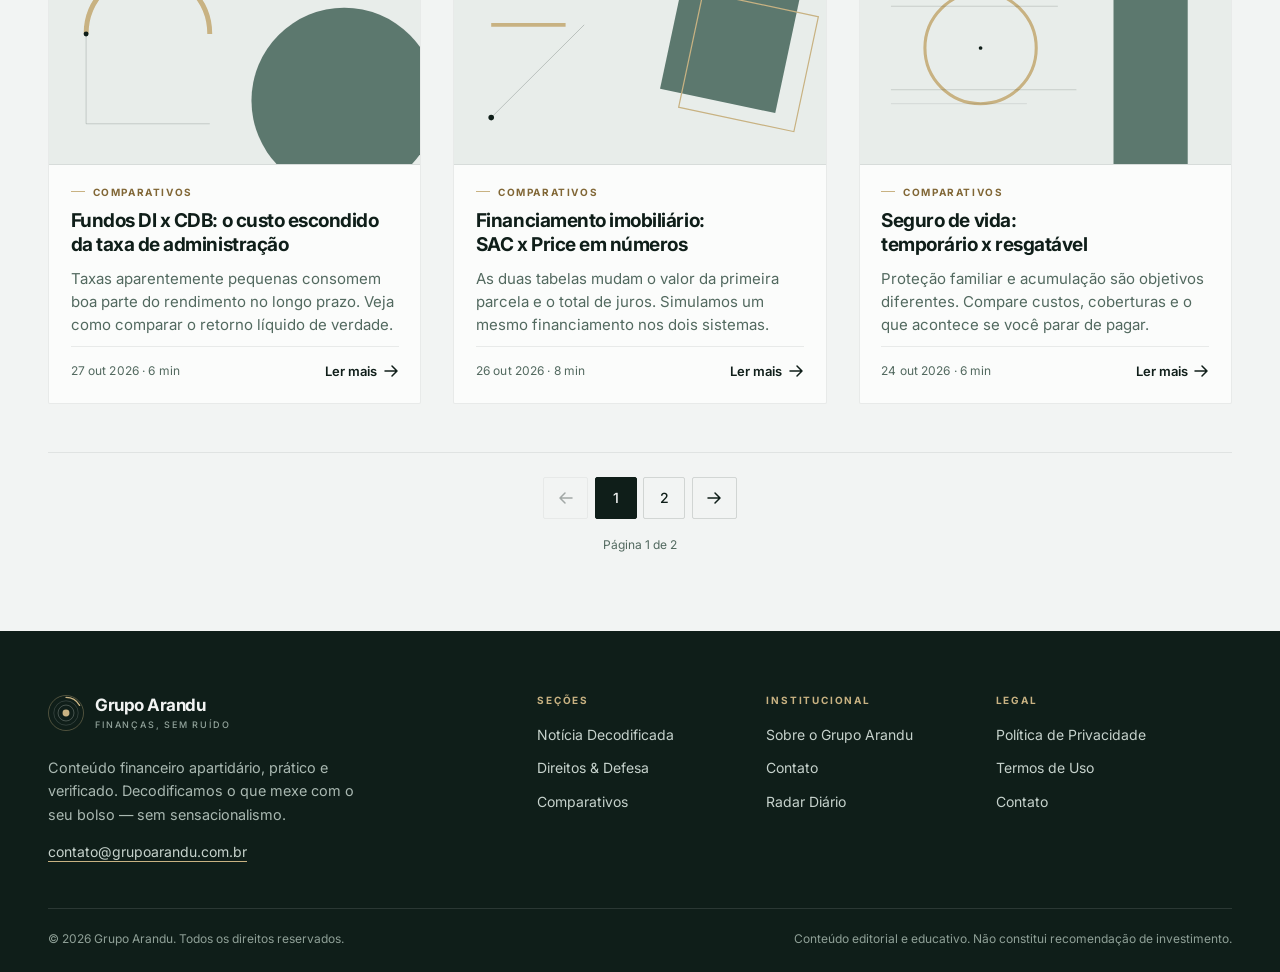
<file: comparativos.html>
<!DOCTYPE html>
<html lang="pt-BR">
<head>
  <meta charset="UTF-8">
  <meta name="viewport" content="width=device-width, initial-scale=1">
  <title>Comparativos — Grupo Arandu</title>
  <meta name="description" content="Comparativos de investimentos, cartões, seguros e financiamentos. Tesouro x CDB, poupança x CDI, PGBL x VGBL e outras decisões explicadas.">
  <meta name="robots" content="index, follow, max-image-preview:large">
  <meta name="theme-color" content="#0F1E19">
  <link rel="canonical" href="https://grupoarandu.com.br/comparativos.html">

  <!-- Open Graph -->
  <meta property="og:type" content="website">
  <meta property="og:site_name" content="Grupo Arandu">
  <meta property="og:locale" content="pt_BR">
  <meta property="og:url" content="https://grupoarandu.com.br/comparativos.html">
  <meta property="og:title" content="Comparativos — Grupo Arandu">
  <meta property="og:description" content="Juros, taxas, tributação e liquidez comparados com critérios claros e sem recomendação de investimento.">
  <meta property="og:image" content="https://grupoarandu.com.br/assets/img/og-image.png">
  <meta property="og:image:width" content="1200">
  <meta property="og:image:height" content="630">
  <meta property="og:image:alt" content="Grupo Arandu — conteúdo financeiro apartidário e prático.">

  <!-- Twitter / X -->
  <meta name="twitter:card" content="summary_large_image">
  <meta name="twitter:title" content="Comparativos — Grupo Arandu">
  <meta name="twitter:description" content="Juros, taxas, tributação e liquidez comparados com critérios claros e sem recomendação de investimento.">
  <meta name="twitter:image" content="https://grupoarandu.com.br/assets/img/og-image.png">

  <!-- Ícones -->
  <link rel="icon" href="assets/img/favicon.svg" type="image/svg+xml">
  <link rel="icon" href="assets/img/favicon-32.png" sizes="32x32" type="image/png">
  <link rel="apple-touch-icon" href="assets/img/apple-touch-icon.png">

  <!-- Tipografia -->
  <link rel="preconnect" href="https://fonts.googleapis.com">
  <link rel="preconnect" href="https://fonts.gstatic.com" crossorigin>
  <link href="https://fonts.googleapis.com/css2?family=Inter:wght@400;500;600;700&amp;display=swap" rel="stylesheet">

  <link rel="stylesheet" href="style.css">

  <script type="application/ld+json">
  {
    "@context": "https://schema.org",
    "@graph": [
      {
        "@type": "CollectionPage",
        "name": "Comparativos — Grupo Arandu",
        "description": "Comparativos de investimentos, cartões, seguros e financiamentos. Tesouro x CDB, poupança x CDI, PGBL x VGBL e outras decisões explicadas.",
        "url": "https://grupoarandu.com.br/comparativos.html",
        "inLanguage": "pt-BR",
        "isPartOf": {
          "@type": "WebSite",
          "name": "Grupo Arandu",
          "url": "https://grupoarandu.com.br/"
        }
      },
      {
        "@type": "BreadcrumbList",
        "itemListElement": [
          {
            "@type": "ListItem",
            "position": 1,
            "name": "Início",
            "item": "https://grupoarandu.com.br/"
          },
          {
            "@type": "ListItem",
            "position": 2,
            "name": "Comparativos",
            "item": "https://grupoarandu.com.br/comparativos.html"
          }
        ]
      }
    ]
  }
  </script>
</head>
<body>
  <a class="skip-link" href="#conteudo">Pular para o conteúdo</a>

  <header class="site-header" data-header>
    <div class="container header__inner">
      <a class="brand" href="index.html">
        <img class="brand__mark" src="assets/img/logo-arandu.svg" alt="" width="36" height="36">
        <span class="brand__text">
          <span class="brand__name">Grupo Arandu</span>
          <span class="brand__tag">Finanças, sem ruído</span>
        </span>
      </a>

      <nav class="nav" id="menu-principal" aria-label="Navegação principal" data-nav>
        <ul class="nav__list" role="list">
          <li><a class="nav__link" href="index.html">Início</a></li>
          <li><a class="nav__link" href="noticia.html">Notícia Decodificada</a></li>
          <li><a class="nav__link" href="direitos.html">Direitos &amp; Defesa</a></li>
          <li><a class="nav__link" href="comparativos.html" aria-current="page">Comparativos</a></li>
          <li><a class="nav__link" href="sobre.html">Sobre</a></li>
        </ul>
      </nav>

      <div class="header__actions">
        <a class="btn btn--primary btn--sm header__cta" href="index.html#newsletter">
          <span class="header__cta-long">Radar Diário</span>
          <span class="header__cta-short">Radar</span>
          <svg class="icon" viewBox="0 0 16 16" width="16" height="16" aria-hidden="true" focusable="false">
            <path d="M2 8h11M9 3l5 5-5 5" fill="none" stroke="currentColor" stroke-width="1.5" stroke-linecap="round" stroke-linejoin="round"/>
          </svg>
        </a>
        <button class="nav-toggle" type="button" aria-expanded="false" aria-controls="menu-principal" aria-label="Abrir menu de navegação" data-nav-toggle>
          <span class="nav-toggle__bar"></span>
          <span class="nav-toggle__bar"></span>
          <span class="nav-toggle__bar"></span>
        </button>
      </div>
    </div>
  </header>

  <main id="conteudo">
    <div class="page-head">
      <div class="container">
        <nav class="breadcrumbs" aria-label="Você está aqui">
          <a href="index.html">Início</a>
          <span class="breadcrumbs__sep" aria-hidden="true">/</span>
          <span aria-current="page">Comparativos</span>
        </nav>
        <div class="page-head__intro">
          <p class="eyebrow">Editoria</p>
          <h1 class="page-head__title">Comparativos</h1>
          <p class="page-head__desc">Decisões financeiras lado a lado: juros, taxas, tributação e liquidez comparados com critérios claros — sem recomendação de investimento.</p>
          <p class="page-head__meta">18 artigos · Atualizado em 4 de novembro de 2026</p>
        </div>
      </div>
    </div>

    <section class="section" aria-labelledby="editoria-artigos">
      <div class="container" data-pagination-scope>
        <h2 class="sr-only" id="editoria-artigos">Artigos de Comparativos</h2>
        <div class="post-grid" data-page-panel="1">
          <article class="card">
            <div class="card__media">
              <img src="assets/img/thumb-03.svg" alt="" width="1200" height="750" loading="lazy" decoding="async">
            </div>
            <div class="card__body">
              <p class="tag">Comparativos</p>
              <h3 class="card__title"><a href="artigo.html">Tesouro Selic x CDB de liquidez diária: qual protege melhor a reserva</a></h3>
              <p class="card__excerpt">Os dois acompanham os juros, mas tributação, liquidez e risco de crédito mudam a conta. Comparamos os cenários para diferentes prazos.</p>
              <div class="card__foot">
                <span class="card__meta">2 nov 2026 · 7 min</span>
                <a class="card__more" href="artigo.html">
                  Ler mais
                  <svg class="icon" viewBox="0 0 16 16" width="16" height="16" aria-hidden="true" focusable="false">
                    <path d="M2 8h11M9 3l5 5-5 5" fill="none" stroke="currentColor" stroke-width="1.5" stroke-linecap="round" stroke-linejoin="round"/>
                  </svg>
                </a>
              </div>
            </div>
          </article>

          <article class="card">
            <div class="card__media">
              <img src="assets/img/thumb-01.svg" alt="" width="1200" height="750" loading="lazy" decoding="async">
            </div>
            <div class="card__body">
              <p class="tag">Comparativos</p>
              <h3 class="card__title"><a href="artigo.html">Poupança x CDI: quanto você realmente perde em 12 meses</a></h3>
              <p class="card__excerpt">A poupança é simples, mas raramente acompanha o CDI. Simulamos o rendimento líquido com valores reais e mostramos quando a diferença pesa.</p>
              <div class="card__foot">
                <span class="card__meta">1 nov 2026 · 6 min</span>
                <a class="card__more" href="artigo.html">
                  Ler mais
                  <svg class="icon" viewBox="0 0 16 16" width="16" height="16" aria-hidden="true" focusable="false">
                    <path d="M2 8h11M9 3l5 5-5 5" fill="none" stroke="currentColor" stroke-width="1.5" stroke-linecap="round" stroke-linejoin="round"/>
                  </svg>
                </a>
              </div>
            </div>
          </article>

          <article class="card">
            <div class="card__media">
              <img src="assets/img/thumb-05.svg" alt="" width="1200" height="750" loading="lazy" decoding="async">
            </div>
            <div class="card__body">
              <p class="tag">Comparativos</p>
              <h3 class="card__title"><a href="artigo.html">Cartão cashback x cartão de pontos: a conta que quase ninguém faz</a></h3>
              <p class="card__excerpt">Um devolve dinheiro, o outro acumula milhas. O melhor depende do seu gasto mensal e da forma como você usa os benefícios.</p>
              <div class="card__foot">
                <span class="card__meta">31 out 2026 · 6 min</span>
                <a class="card__more" href="artigo.html">
                  Ler mais
                  <svg class="icon" viewBox="0 0 16 16" width="16" height="16" aria-hidden="true" focusable="false">
                    <path d="M2 8h11M9 3l5 5-5 5" fill="none" stroke="currentColor" stroke-width="1.5" stroke-linecap="round" stroke-linejoin="round"/>
                  </svg>
                </a>
              </div>
            </div>
          </article>

          <article class="card">
            <div class="card__media">
              <img src="assets/img/thumb-02.svg" alt="" width="1200" height="750" loading="lazy" decoding="async">
            </div>
            <div class="card__body">
              <p class="tag">Comparativos</p>
              <h3 class="card__title"><a href="artigo.html">Contas digitais para PJ: tarifas, Pix e integração contábil</a></h3>
              <p class="card__excerpt">Grátis no início não significa barato no uso. Comparamos custos, limites e recursos que importam para pequenos negócios.</p>
              <div class="card__foot">
                <span class="card__meta">30 out 2026 · 7 min</span>
                <a class="card__more" href="artigo.html">
                  Ler mais
                  <svg class="icon" viewBox="0 0 16 16" width="16" height="16" aria-hidden="true" focusable="false">
                    <path d="M2 8h11M9 3l5 5-5 5" fill="none" stroke="currentColor" stroke-width="1.5" stroke-linecap="round" stroke-linejoin="round"/>
                  </svg>
                </a>
              </div>
            </div>
          </article>

          <article class="card">
            <div class="card__media">
              <img src="assets/img/thumb-04.svg" alt="" width="1200" height="750" loading="lazy" decoding="async">
            </div>
            <div class="card__body">
              <p class="tag">Comparativos</p>
              <h3 class="card__title"><a href="artigo.html">Plano de saúde individual x coletivo por adesão</a></h3>
              <p class="card__excerpt">O preço menor do coletivo vem com regras de reajuste e permanência diferentes. Entenda os riscos de cada modelo antes de migrar.</p>
              <div class="card__foot">
                <span class="card__meta">29 out 2026 · 8 min</span>
                <a class="card__more" href="artigo.html">
                  Ler mais
                  <svg class="icon" viewBox="0 0 16 16" width="16" height="16" aria-hidden="true" focusable="false">
                    <path d="M2 8h11M9 3l5 5-5 5" fill="none" stroke="currentColor" stroke-width="1.5" stroke-linecap="round" stroke-linejoin="round"/>
                  </svg>
                </a>
              </div>
            </div>
          </article>

          <article class="card">
            <div class="card__media">
              <img src="assets/img/thumb-06.svg" alt="" width="1200" height="750" loading="lazy" decoding="async">
            </div>
            <div class="card__body">
              <p class="tag">Comparativos</p>
              <h3 class="card__title"><a href="artigo.html">PGBL x VGBL: o teste dos 12% do Imposto de Renda que define a escolha</a></h3>
              <p class="card__excerpt">A decisão não é sobre rentabilidade, e sim sobre como você declara e quando vai resgatar. Simulamos os dois cenários com números claros.</p>
              <div class="card__foot">
                <span class="card__meta">30 out 2026 · 9 min</span>
                <a class="card__more" href="artigo.html">
                  Ler mais
                  <svg class="icon" viewBox="0 0 16 16" width="16" height="16" aria-hidden="true" focusable="false">
                    <path d="M2 8h11M9 3l5 5-5 5" fill="none" stroke="currentColor" stroke-width="1.5" stroke-linecap="round" stroke-linejoin="round"/>
                  </svg>
                </a>
              </div>
            </div>
          </article>

          <article class="card">
            <div class="card__media">
              <img src="assets/img/thumb-01.svg" alt="" width="1200" height="750" loading="lazy" decoding="async">
            </div>
            <div class="card__body">
              <p class="tag">Comparativos</p>
              <h3 class="card__title"><a href="artigo.html">Fundos DI x CDB: o custo escondido da taxa de administração</a></h3>
              <p class="card__excerpt">Taxas aparentemente pequenas consomem boa parte do rendimento no longo prazo. Veja como comparar o retorno líquido de verdade.</p>
              <div class="card__foot">
                <span class="card__meta">27 out 2026 · 6 min</span>
                <a class="card__more" href="artigo.html">
                  Ler mais
                  <svg class="icon" viewBox="0 0 16 16" width="16" height="16" aria-hidden="true" focusable="false">
                    <path d="M2 8h11M9 3l5 5-5 5" fill="none" stroke="currentColor" stroke-width="1.5" stroke-linecap="round" stroke-linejoin="round"/>
                  </svg>
                </a>
              </div>
            </div>
          </article>

          <article class="card">
            <div class="card__media">
              <img src="assets/img/thumb-03.svg" alt="" width="1200" height="750" loading="lazy" decoding="async">
            </div>
            <div class="card__body">
              <p class="tag">Comparativos</p>
              <h3 class="card__title"><a href="artigo.html">Financiamento imobiliário: SAC x Price em números</a></h3>
              <p class="card__excerpt">As duas tabelas mudam o valor da primeira parcela e o total de juros. Simulamos um mesmo financiamento nos dois sistemas.</p>
              <div class="card__foot">
                <span class="card__meta">26 out 2026 · 8 min</span>
                <a class="card__more" href="artigo.html">
                  Ler mais
                  <svg class="icon" viewBox="0 0 16 16" width="16" height="16" aria-hidden="true" focusable="false">
                    <path d="M2 8h11M9 3l5 5-5 5" fill="none" stroke="currentColor" stroke-width="1.5" stroke-linecap="round" stroke-linejoin="round"/>
                  </svg>
                </a>
              </div>
            </div>
          </article>

          <article class="card">
            <div class="card__media">
              <img src="assets/img/thumb-05.svg" alt="" width="1200" height="750" loading="lazy" decoding="async">
            </div>
            <div class="card__body">
              <p class="tag">Comparativos</p>
              <h3 class="card__title"><a href="artigo.html">Seguro de vida: temporário x resgatável</a></h3>
              <p class="card__excerpt">Proteção familiar e acumulação são objetivos diferentes. Compare custos, coberturas e o que acontece se você parar de pagar.</p>
              <div class="card__foot">
                <span class="card__meta">24 out 2026 · 6 min</span>
                <a class="card__more" href="artigo.html">
                  Ler mais
                  <svg class="icon" viewBox="0 0 16 16" width="16" height="16" aria-hidden="true" focusable="false">
                    <path d="M2 8h11M9 3l5 5-5 5" fill="none" stroke="currentColor" stroke-width="1.5" stroke-linecap="round" stroke-linejoin="round"/>
                  </svg>
                </a>
              </div>
            </div>
          </article>
        </div>
        <div class="post-grid" data-page-panel="2" hidden>
          <article class="card">
            <div class="card__media">
              <img src="assets/img/thumb-02.svg" alt="" width="1200" height="750" loading="lazy" decoding="async">
            </div>
            <div class="card__body">
              <p class="tag">Comparativos</p>
              <h3 class="card__title"><a href="artigo.html">Corretoras: taxa zero é sempre mais barata?</a></h3>
              <p class="card__excerpt">Custos de custódia, liquidez e spreads podem compensar a isenção. O que olhar além da corretagem anunciada.</p>
              <div class="card__foot">
                <span class="card__meta">23 out 2026 · 5 min</span>
                <a class="card__more" href="artigo.html">
                  Ler mais
                  <svg class="icon" viewBox="0 0 16 16" width="16" height="16" aria-hidden="true" focusable="false">
                    <path d="M2 8h11M9 3l5 5-5 5" fill="none" stroke="currentColor" stroke-width="1.5" stroke-linecap="round" stroke-linejoin="round"/>
                  </svg>
                </a>
              </div>
            </div>
          </article>

          <article class="card">
            <div class="card__media">
              <img src="assets/img/thumb-06.svg" alt="" width="1200" height="750" loading="lazy" decoding="async">
            </div>
            <div class="card__body">
              <p class="tag">Comparativos</p>
              <h3 class="card__title"><a href="artigo.html">Cartão de crédito x débito no dia a dia</a></h3>
              <p class="card__excerpt">Prazo, proteção e controle de gastos mudam conforme o hábito. Entenda quando cada meio faz mais sentido para o seu orçamento.</p>
              <div class="card__foot">
                <span class="card__meta">22 out 2026 · 4 min</span>
                <a class="card__more" href="artigo.html">
                  Ler mais
                  <svg class="icon" viewBox="0 0 16 16" width="16" height="16" aria-hidden="true" focusable="false">
                    <path d="M2 8h11M9 3l5 5-5 5" fill="none" stroke="currentColor" stroke-width="1.5" stroke-linecap="round" stroke-linejoin="round"/>
                  </svg>
                </a>
              </div>
            </div>
          </article>

          <article class="card">
            <div class="card__media">
              <img src="assets/img/thumb-04.svg" alt="" width="1200" height="750" loading="lazy" decoding="async">
            </div>
            <div class="card__body">
              <p class="tag">Comparativos</p>
              <h3 class="card__title"><a href="artigo.html">CDB prefixado x pós-fixado: quando cada um faz sentido</a></h3>
              <p class="card__excerpt">A escolha depende da expectativa para os juros e do prazo do objetivo. Comparamos os cenários de queda, estabilidade e alta da Selic.</p>
              <div class="card__foot">
                <span class="card__meta">21 out 2026 · 6 min</span>
                <a class="card__more" href="artigo.html">
                  Ler mais
                  <svg class="icon" viewBox="0 0 16 16" width="16" height="16" aria-hidden="true" focusable="false">
                    <path d="M2 8h11M9 3l5 5-5 5" fill="none" stroke="currentColor" stroke-width="1.5" stroke-linecap="round" stroke-linejoin="round"/>
                  </svg>
                </a>
              </div>
            </div>
          </article>

          <article class="card">
            <div class="card__media">
              <img src="assets/img/thumb-01.svg" alt="" width="1200" height="750" loading="lazy" decoding="async">
            </div>
            <div class="card__body">
              <p class="tag">Comparativos</p>
              <h3 class="card__title"><a href="artigo.html">Tesouro IPCA+ x fundo de inflação</a></h3>
              <p class="card__excerpt">Proteção contra a inflação não é tudo igual: há diferença de tributação, marcação a mercado e taxa de administração.</p>
              <div class="card__foot">
                <span class="card__meta">20 out 2026 · 7 min</span>
                <a class="card__more" href="artigo.html">
                  Ler mais
                  <svg class="icon" viewBox="0 0 16 16" width="16" height="16" aria-hidden="true" focusable="false">
                    <path d="M2 8h11M9 3l5 5-5 5" fill="none" stroke="currentColor" stroke-width="1.5" stroke-linecap="round" stroke-linejoin="round"/>
                  </svg>
                </a>
              </div>
            </div>
          </article>

          <article class="card">
            <div class="card__media">
              <img src="assets/img/thumb-03.svg" alt="" width="1200" height="750" loading="lazy" decoding="async">
            </div>
            <div class="card__body">
              <p class="tag">Comparativos</p>
              <h3 class="card__title"><a href="artigo.html">Plano odontológico avulso x incluído no plano de saúde</a></h3>
              <p class="card__excerpt">Cobertura, carência e rede credenciada mudam bastante. Veja quando o adicional compensa e quando contratar separado é melhor.</p>
              <div class="card__foot">
                <span class="card__meta">19 out 2026 · 5 min</span>
                <a class="card__more" href="artigo.html">
                  Ler mais
                  <svg class="icon" viewBox="0 0 16 16" width="16" height="16" aria-hidden="true" focusable="false">
                    <path d="M2 8h11M9 3l5 5-5 5" fill="none" stroke="currentColor" stroke-width="1.5" stroke-linecap="round" stroke-linejoin="round"/>
                  </svg>
                </a>
              </div>
            </div>
          </article>

          <article class="card">
            <div class="card__media">
              <img src="assets/img/thumb-05.svg" alt="" width="1200" height="750" loading="lazy" decoding="async">
            </div>
            <div class="card__body">
              <p class="tag">Comparativos</p>
              <h3 class="card__title"><a href="artigo.html">Conta internacional x cartão com IOF reduzido</a></h3>
              <p class="card__excerpt">Para quem viaja ou recebe em dólar, o custo total vai além do spread. Comparamos tarifas, câmbio e facilidade de uso.</p>
              <div class="card__foot">
                <span class="card__meta">17 out 2026 · 6 min</span>
                <a class="card__more" href="artigo.html">
                  Ler mais
                  <svg class="icon" viewBox="0 0 16 16" width="16" height="16" aria-hidden="true" focusable="false">
                    <path d="M2 8h11M9 3l5 5-5 5" fill="none" stroke="currentColor" stroke-width="1.5" stroke-linecap="round" stroke-linejoin="round"/>
                  </svg>
                </a>
              </div>
            </div>
          </article>

          <article class="card">
            <div class="card__media">
              <img src="assets/img/thumb-02.svg" alt="" width="1200" height="750" loading="lazy" decoding="async">
            </div>
            <div class="card__body">
              <p class="tag">Comparativos</p>
              <h3 class="card__title"><a href="artigo.html">Consórcio x financiamento de veículo</a></h3>
              <p class="card__excerpt">O consórcio não tem juros, mas cobra taxa de administração e exige sorteio ou lance. Colocamos os dois modelos na mesma planilha.</p>
              <div class="card__foot">
                <span class="card__meta">16 out 2026 · 8 min</span>
                <a class="card__more" href="artigo.html">
                  Ler mais
                  <svg class="icon" viewBox="0 0 16 16" width="16" height="16" aria-hidden="true" focusable="false">
                    <path d="M2 8h11M9 3l5 5-5 5" fill="none" stroke="currentColor" stroke-width="1.5" stroke-linecap="round" stroke-linejoin="round"/>
                  </svg>
                </a>
              </div>
            </div>
          </article>

          <article class="card">
            <div class="card__media">
              <img src="assets/img/thumb-06.svg" alt="" width="1200" height="750" loading="lazy" decoding="async">
            </div>
            <div class="card__body">
              <p class="tag">Comparativos</p>
              <h3 class="card__title"><a href="artigo.html">Investir em FIIs x imóvel físico para renda</a></h3>
              <p class="card__excerpt">Liquidez, vacância, manutenção e tributação diferenciam os dois caminhos. Entenda o que pesa em cada perfil.</p>
              <div class="card__foot">
                <span class="card__meta">15 out 2026 · 7 min</span>
                <a class="card__more" href="artigo.html">
                  Ler mais
                  <svg class="icon" viewBox="0 0 16 16" width="16" height="16" aria-hidden="true" focusable="false">
                    <path d="M2 8h11M9 3l5 5-5 5" fill="none" stroke="currentColor" stroke-width="1.5" stroke-linecap="round" stroke-linejoin="round"/>
                  </svg>
                </a>
              </div>
            </div>
          </article>

          <article class="card">
            <div class="card__media">
              <img src="assets/img/thumb-04.svg" alt="" width="1200" height="750" loading="lazy" decoding="async">
            </div>
            <div class="card__body">
              <p class="tag">Comparativos</p>
              <h3 class="card__title"><a href="artigo.html">Autenticação por app x token físico: qual protege melhor</a></h3>
              <p class="card__excerpt">A segurança da conta depende do método e do seu comportamento. Compare riscos, praticidade e recuperação em caso de perda.</p>
              <div class="card__foot">
                <span class="card__meta">14 out 2026 · 5 min</span>
                <a class="card__more" href="artigo.html">
                  Ler mais
                  <svg class="icon" viewBox="0 0 16 16" width="16" height="16" aria-hidden="true" focusable="false">
                    <path d="M2 8h11M9 3l5 5-5 5" fill="none" stroke="currentColor" stroke-width="1.5" stroke-linecap="round" stroke-linejoin="round"/>
                  </svg>
                </a>
              </div>
            </div>
          </article>
        </div>

        <nav class="pagination" aria-label="Paginação de artigos" data-pagination>
          <button class="pagination__btn" type="button" aria-label="Página anterior" data-page-prev disabled>
            <svg class="icon" viewBox="0 0 16 16" width="16" height="16" aria-hidden="true" focusable="false">
            <path d="M14 8H3M7 3L2 8l5 5" fill="none" stroke="currentColor" stroke-width="1.5" stroke-linecap="round" stroke-linejoin="round"/>
          </svg>
          </button>
          <button class="pagination__btn" type="button" data-page-target="1" aria-current="page">1</button>
          <button class="pagination__btn" type="button" data-page-target="2">2</button>
          <button class="pagination__btn" type="button" aria-label="Próxima página" data-page-next>
            <svg class="icon" viewBox="0 0 16 16" width="16" height="16" aria-hidden="true" focusable="false">
            <path d="M2 8h11M9 3l5 5-5 5" fill="none" stroke="currentColor" stroke-width="1.5" stroke-linecap="round" stroke-linejoin="round"/>
          </svg>
          </button>
          <span class="pagination__status" role="status" aria-live="polite" data-pagination-status>Página 1 de 2</span>
        </nav>
      </div>
    </section>
  </main>

  <footer class="site-footer">
    <div class="container">
      <div class="footer__grid">
        <div class="footer__brand">
          <a class="brand" href="index.html">
            <img class="brand__mark" src="assets/img/logo-arandu.svg" alt="" width="36" height="36">
            <span class="brand__text">
              <span class="brand__name">Grupo Arandu</span>
              <span class="brand__tag">Finanças, sem ruído</span>
            </span>
          </a>
          <p class="footer__desc">Conteúdo financeiro apartidário, prático e verificado. Decodificamos o que mexe com o seu bolso — sem sensacionalismo.</p>
          <p class="footer__contact"><a href="mailto:contato@grupoarandu.com.br">contato@grupoarandu.com.br</a></p>
        </div>

        <div>
          <h2 class="footer__heading">Seções</h2>
          <ul class="footer__list" role="list">
            <li><a href="noticia.html">Notícia Decodificada</a></li>
            <li><a href="direitos.html">Direitos &amp; Defesa</a></li>
            <li><a href="comparativos.html">Comparativos</a></li>
          </ul>
        </div>

        <div>
          <h2 class="footer__heading">Institucional</h2>
          <ul class="footer__list" role="list">
            <li><a href="sobre.html">Sobre o Grupo Arandu</a></li>
            <li><a href="contato.html">Contato</a></li>
            <li><a href="index.html#newsletter">Radar Diário</a></li>
          </ul>
        </div>

        <div>
          <h2 class="footer__heading">Legal</h2>
          <ul class="footer__list" role="list">
            <li><a href="politica-de-privacidade.html">Política de Privacidade</a></li>
            <li><a href="termos-de-uso.html">Termos de Uso</a></li>
            <li><a href="contato.html">Contato</a></li>
          </ul>
        </div>
      </div>

      <div class="footer__bottom">
        <p>© <span data-year>2026</span> Grupo Arandu. Todos os direitos reservados.</p>
        <p>Conteúdo editorial e educativo. Não constitui recomendação de investimento.</p>
      </div>
    </div>
  </footer>

  <script src="script.js" defer></script>
</body>
</html>
</file>
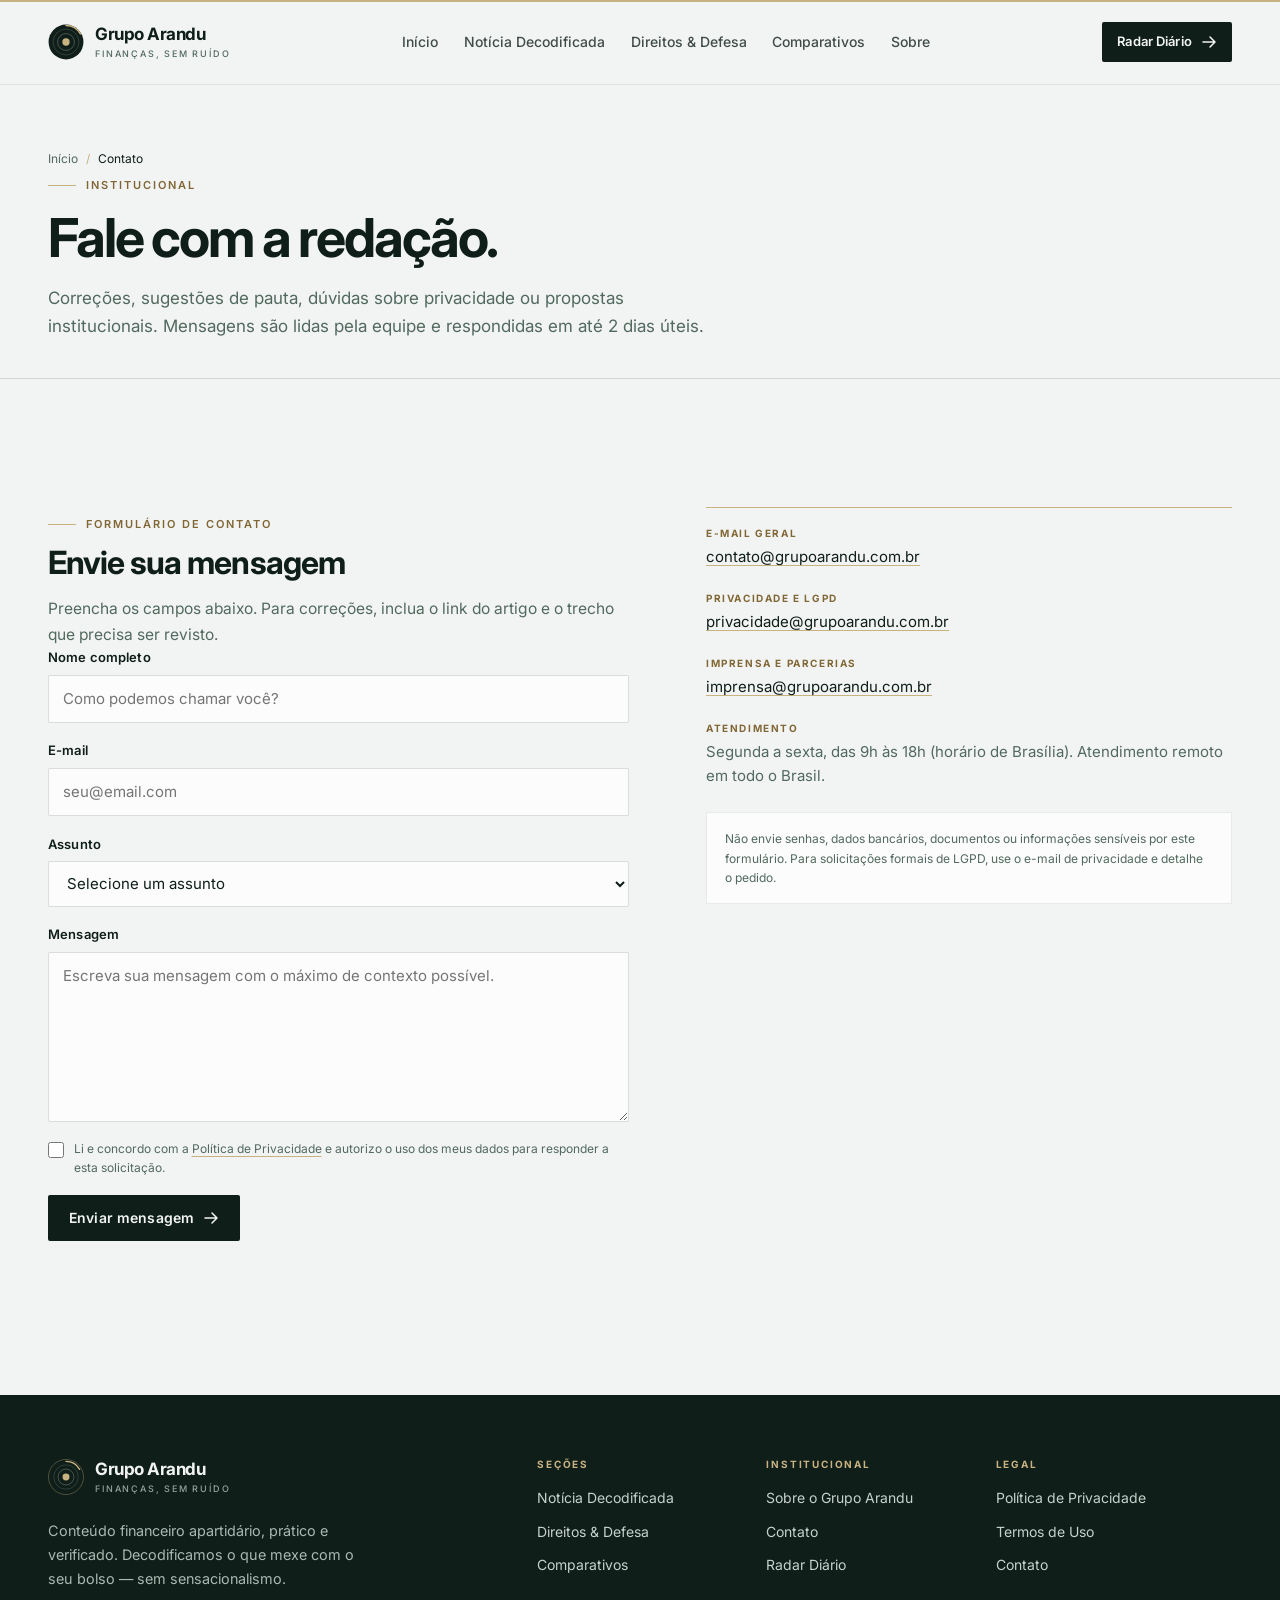
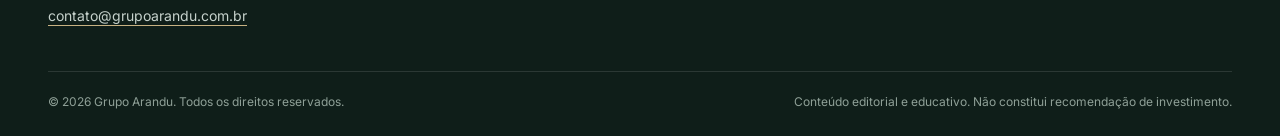
<file: contato.html>
<!DOCTYPE html>
<html lang="pt-BR">
<head>
  <meta charset="UTF-8">
  <meta name="viewport" content="width=device-width, initial-scale=1">
  <title>Contato — Grupo Arandu</title>
  <meta name="description" content="Fale com a redação do Grupo Arandu: sugestões de pauta, correções, solicitações de privacidade e contato institucional.">
  <meta name="robots" content="index, follow">
  <meta name="theme-color" content="#0F1E19">
  <link rel="canonical" href="https://grupoarandu.com.br/contato.html">

  <!-- Open Graph -->
  <meta property="og:type" content="website">
  <meta property="og:site_name" content="Grupo Arandu">
  <meta property="og:locale" content="pt_BR">
  <meta property="og:url" content="https://grupoarandu.com.br/contato.html">
  <meta property="og:title" content="Contato — Grupo Arandu">
  <meta property="og:description" content="Sugestões de pauta, correções, privacidade e contato institucional com a redação.">
  <meta property="og:image" content="https://grupoarandu.com.br/assets/img/og-image.png">
  <meta property="og:image:width" content="1200">
  <meta property="og:image:height" content="630">
  <meta property="og:image:alt" content="Grupo Arandu — conteúdo financeiro apartidário e prático.">

  <!-- Twitter / X -->
  <meta name="twitter:card" content="summary_large_image">
  <meta name="twitter:title" content="Contato — Grupo Arandu">
  <meta name="twitter:description" content="Sugestões de pauta, correções, privacidade e contato institucional.">
  <meta name="twitter:image" content="https://grupoarandu.com.br/assets/img/og-image.png">

  <!-- Ícones -->
  <link rel="icon" href="assets/img/favicon.svg" type="image/svg+xml">
  <link rel="icon" href="assets/img/favicon-32.png" sizes="32x32" type="image/png">
  <link rel="apple-touch-icon" href="assets/img/apple-touch-icon.png">

  <!-- Tipografia -->
  <link rel="preconnect" href="https://fonts.googleapis.com">
  <link rel="preconnect" href="https://fonts.gstatic.com" crossorigin>
  <link href="https://fonts.googleapis.com/css2?family=Inter:wght@400;500;600;700&amp;display=swap" rel="stylesheet">

  <link rel="stylesheet" href="style.css">

  <script type="application/ld+json">
  {
    "@context": "https://schema.org",
    "@type": "ContactPage",
    "name": "Contato — Grupo Arandu",
    "url": "https://grupoarandu.com.br/contato.html",
    "inLanguage": "pt-BR",
    "isPartOf": {
      "@type": "WebSite",
      "name": "Grupo Arandu",
      "url": "https://grupoarandu.com.br/"
    },
    "mainEntity": {
      "@type": "Organization",
      "name": "Grupo Arandu",
      "url": "https://grupoarandu.com.br/",
      "email": "contato@grupoarandu.com.br"
    }
  }
  </script>
</head>
<body>
  <a class="skip-link" href="#conteudo">Pular para o conteúdo</a>

  <header class="site-header" data-header>
    <div class="container header__inner">
      <a class="brand" href="index.html">
        <img class="brand__mark" src="assets/img/logo-arandu.svg" alt="" width="36" height="36">
        <span class="brand__text">
          <span class="brand__name">Grupo Arandu</span>
          <span class="brand__tag">Finanças, sem ruído</span>
        </span>
      </a>

      <nav class="nav" id="menu-principal" aria-label="Navegação principal" data-nav>
        <ul class="nav__list" role="list">
          <li><a class="nav__link" href="index.html">Início</a></li>
          <li><a class="nav__link" href="noticia.html">Notícia Decodificada</a></li>
          <li><a class="nav__link" href="direitos.html">Direitos &amp; Defesa</a></li>
          <li><a class="nav__link" href="comparativos.html">Comparativos</a></li>
          <li><a class="nav__link" href="sobre.html">Sobre</a></li>
        </ul>
      </nav>

      <div class="header__actions">
        <a class="btn btn--primary btn--sm header__cta" href="index.html#newsletter">
          <span class="header__cta-long">Radar Diário</span>
          <span class="header__cta-short">Radar</span>
          <svg class="icon" viewBox="0 0 16 16" width="16" height="16" aria-hidden="true" focusable="false">
            <path d="M2 8h11M9 3l5 5-5 5" fill="none" stroke="currentColor" stroke-width="1.5" stroke-linecap="round" stroke-linejoin="round"/>
          </svg>
        </a>
        <button class="nav-toggle" type="button" aria-expanded="false" aria-controls="menu-principal" aria-label="Abrir menu de navegação" data-nav-toggle>
          <span class="nav-toggle__bar"></span>
          <span class="nav-toggle__bar"></span>
          <span class="nav-toggle__bar"></span>
        </button>
      </div>
    </div>
  </header>

  <main id="conteudo">
    <div class="page-head">
      <div class="container">
        <nav class="breadcrumbs" aria-label="Você está aqui">
          <a href="index.html">Início</a>
          <span class="breadcrumbs__sep" aria-hidden="true">/</span>
          <span aria-current="page">Contato</span>
        </nav>
        <div class="page-head__intro">
          <p class="eyebrow">Institucional</p>
          <h1 class="page-head__title">Fale com a redação.</h1>
          <p class="page-head__desc">Correções, sugestões de pauta, dúvidas sobre privacidade ou propostas institucionais. Mensagens são lidas pela equipe e respondidas em até 2 dias úteis.</p>
        </div>
      </div>
    </div>

    <section class="section" aria-labelledby="form-title">
      <div class="container contact">
        <div>
          <p class="eyebrow">Formulário de contato</p>
          <h2 class="contact__title" id="form-title">Envie sua mensagem</h2>
          <p class="contact__text">Preencha os campos abaixo. Para correções, inclua o link do artigo e o trecho que precisa ser revisto.</p>

          <!-- Placeholder de integração: substituir pelo endpoint real de contato -->
          <form class="contact__form" action="/api/contact" method="post" data-contact novalidate>
            <div class="form-field">
              <label for="contato-nome">Nome completo</label>
              <input id="contato-nome" name="nome" type="text" autocomplete="name" required aria-describedby="erro-nome" placeholder="Como podemos chamar você?">
              <p class="form-field__error" id="erro-nome" data-error-for="contato-nome"></p>
            </div>

            <div class="form-field">
              <label for="contato-email">E-mail</label>
              <input id="contato-email" name="email" type="email" inputmode="email" autocomplete="email" required aria-describedby="erro-email" placeholder="seu@email.com">
              <p class="form-field__error" id="erro-email" data-error-for="contato-email"></p>
            </div>

            <div class="form-field">
              <label for="contato-assunto">Assunto</label>
              <select id="contato-assunto" name="assunto" required aria-describedby="erro-assunto">
                <option value="" selected disabled>Selecione um assunto</option>
                <option value="Sugestão de pauta">Sugestão de pauta</option>
                <option value="Correção de conteúdo">Correção de conteúdo</option>
                <option value="Direitos do titular (LGPD)">Direitos do titular (LGPD)</option>
                <option value="Imprensa e parcerias">Imprensa e parcerias</option>
                <option value="Outro assunto">Outro assunto</option>
              </select>
              <p class="form-field__error" id="erro-assunto" data-error-for="contato-assunto"></p>
            </div>

            <div class="form-field">
              <label for="contato-mensagem">Mensagem</label>
              <textarea id="contato-mensagem" name="mensagem" required aria-describedby="erro-mensagem" placeholder="Escreva sua mensagem com o máximo de contexto possível."></textarea>
              <p class="form-field__error" id="erro-mensagem" data-error-for="contato-mensagem"></p>
            </div>

            <label class="form-check">
              <input id="contato-consentimento" name="consentimento" type="checkbox" required aria-describedby="erro-consentimento">
              <span>Li e concordo com a <a href="politica-de-privacidade.html">Política de Privacidade</a> e autorizo o uso dos meus dados para responder a esta solicitação.</span>
            </label>
            <p class="form-field__error" id="erro-consentimento" data-error-for="contato-consentimento"></p>

            <input class="honeypot" type="text" name="website" tabindex="-1" autocomplete="off" aria-hidden="true">

            <button class="btn btn--primary" type="submit">
              Enviar mensagem
              <svg class="icon" viewBox="0 0 16 16" width="16" height="16" aria-hidden="true" focusable="false">
                <path d="M2 8h11M9 3l5 5-5 5" fill="none" stroke="currentColor" stroke-width="1.5" stroke-linecap="round" stroke-linejoin="round"/>
              </svg>
            </button>

            <p class="form__status" role="status" aria-live="polite" data-form-status></p>
          </form>
        </div>

        <aside class="contact-info" aria-label="Canais diretos">
          <div class="contact-info__block">
            <h2>E-mail geral</h2>
            <p><a href="mailto:contato@grupoarandu.com.br">contato@grupoarandu.com.br</a></p>
          </div>

          <div class="contact-info__block">
            <h2>Privacidade e LGPD</h2>
            <p><a href="mailto:privacidade@grupoarandu.com.br">privacidade@grupoarandu.com.br</a></p>
          </div>

          <div class="contact-info__block">
            <h2>Imprensa e parcerias</h2>
            <p><a href="mailto:imprensa@grupoarandu.com.br">imprensa@grupoarandu.com.br</a></p>
          </div>

          <div class="contact-info__block">
            <h2>Atendimento</h2>
            <p>Segunda a sexta, das 9h às 18h (horário de Brasília). Atendimento remoto em todo o Brasil.</p>
          </div>

          <p class="contact-info__note">Não envie senhas, dados bancários, documentos ou informações sensíveis por este formulário. Para solicitações formais de LGPD, use o e-mail de privacidade e detalhe o pedido.</p>
        </aside>
      </div>
    </section>
  </main>

  <footer class="site-footer">
    <div class="container">
      <div class="footer__grid">
        <div class="footer__brand">
          <a class="brand" href="index.html">
            <img class="brand__mark" src="assets/img/logo-arandu.svg" alt="" width="36" height="36">
            <span class="brand__text">
              <span class="brand__name">Grupo Arandu</span>
              <span class="brand__tag">Finanças, sem ruído</span>
            </span>
          </a>
          <p class="footer__desc">Conteúdo financeiro apartidário, prático e verificado. Decodificamos o que mexe com o seu bolso — sem sensacionalismo.</p>
          <p class="footer__contact"><a href="mailto:contato@grupoarandu.com.br">contato@grupoarandu.com.br</a></p>
        </div>

        <div>
          <h2 class="footer__heading">Seções</h2>
          <ul class="footer__list" role="list">
            <li><a href="noticia.html">Notícia Decodificada</a></li>
            <li><a href="direitos.html">Direitos &amp; Defesa</a></li>
            <li><a href="comparativos.html">Comparativos</a></li>
          </ul>
        </div>

        <div>
          <h2 class="footer__heading">Institucional</h2>
          <ul class="footer__list" role="list">
            <li><a href="sobre.html">Sobre o Grupo Arandu</a></li>
            <li><a href="contato.html">Contato</a></li>
            <li><a href="index.html#newsletter">Radar Diário</a></li>
          </ul>
        </div>

        <div>
          <h2 class="footer__heading">Legal</h2>
          <ul class="footer__list" role="list">
            <li><a href="politica-de-privacidade.html">Política de Privacidade</a></li>
            <li><a href="termos-de-uso.html">Termos de Uso</a></li>
            <li><a href="contato.html">Contato</a></li>
          </ul>
        </div>
      </div>

      <div class="footer__bottom">
        <p>© <span data-year>2026</span> Grupo Arandu. Todos os direitos reservados.</p>
        <p>Conteúdo editorial e educativo. Não constitui recomendação de investimento.</p>
      </div>
    </div>
  </footer>

  <script src="script.js" defer></script>
</body>
</html>
</file>
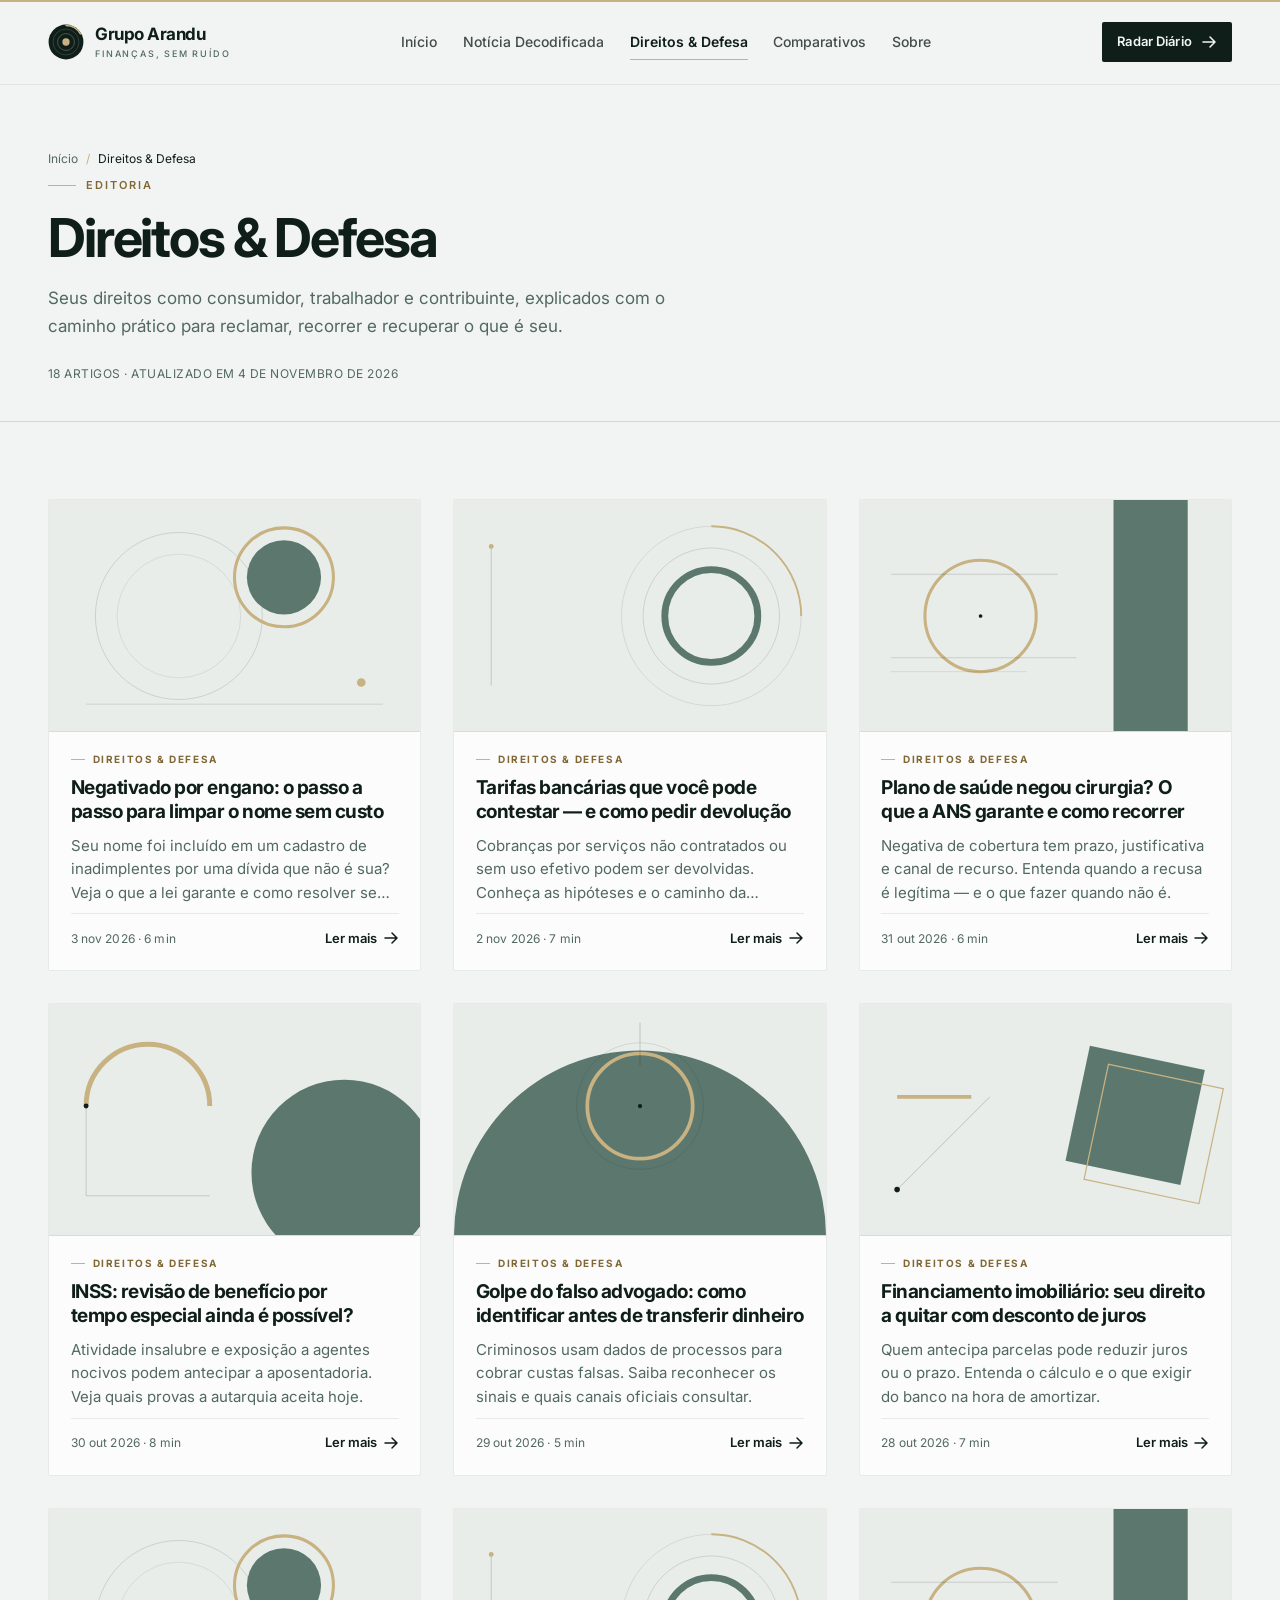
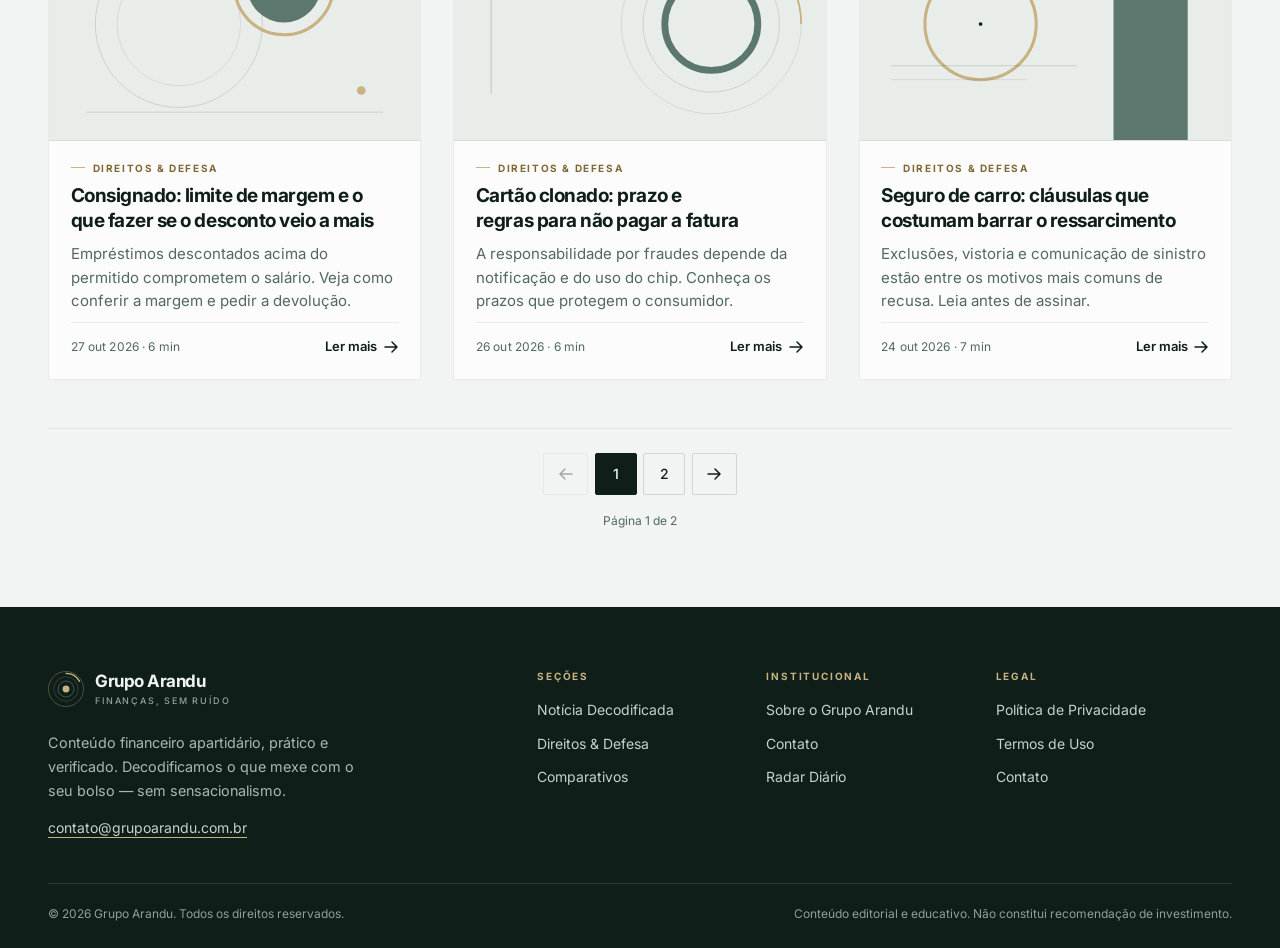
<file: direitos.html>
<!DOCTYPE html>
<html lang="pt-BR">
<head>
  <meta charset="UTF-8">
  <meta name="viewport" content="width=device-width, initial-scale=1">
  <title>Direitos &amp; Defesa — Grupo Arandu</title>
  <meta name="description" content="Direitos do consumidor e do cidadão explicados na prática: bancos, planos de saúde, INSS, dívidas, golpes e LGPD. Saiba como reclamar e recorrer.">
  <meta name="robots" content="index, follow, max-image-preview:large">
  <meta name="theme-color" content="#0F1E19">
  <link rel="canonical" href="https://grupoarandu.com.br/direitos.html">

  <!-- Open Graph -->
  <meta property="og:type" content="website">
  <meta property="og:site_name" content="Grupo Arandu">
  <meta property="og:locale" content="pt_BR">
  <meta property="og:url" content="https://grupoarandu.com.br/direitos.html">
  <meta property="og:title" content="Direitos &amp; Defesa — Grupo Arandu">
  <meta property="og:description" content="Seus direitos explicados com o caminho prático para reclamar, recorrer e recuperar o que é seu.">
  <meta property="og:image" content="https://grupoarandu.com.br/assets/img/og-image.png">
  <meta property="og:image:width" content="1200">
  <meta property="og:image:height" content="630">
  <meta property="og:image:alt" content="Grupo Arandu — conteúdo financeiro apartidário e prático.">

  <!-- Twitter / X -->
  <meta name="twitter:card" content="summary_large_image">
  <meta name="twitter:title" content="Direitos &amp; Defesa — Grupo Arandu">
  <meta name="twitter:description" content="Seus direitos explicados com o caminho prático para reclamar, recorrer e recuperar o que é seu.">
  <meta name="twitter:image" content="https://grupoarandu.com.br/assets/img/og-image.png">

  <!-- Ícones -->
  <link rel="icon" href="assets/img/favicon.svg" type="image/svg+xml">
  <link rel="icon" href="assets/img/favicon-32.png" sizes="32x32" type="image/png">
  <link rel="apple-touch-icon" href="assets/img/apple-touch-icon.png">

  <!-- Tipografia -->
  <link rel="preconnect" href="https://fonts.googleapis.com">
  <link rel="preconnect" href="https://fonts.gstatic.com" crossorigin>
  <link href="https://fonts.googleapis.com/css2?family=Inter:wght@400;500;600;700&amp;display=swap" rel="stylesheet">

  <link rel="stylesheet" href="style.css">

  <script type="application/ld+json">
  {
    "@context": "https://schema.org",
    "@graph": [
      {
        "@type": "CollectionPage",
        "name": "Direitos & Defesa — Grupo Arandu",
        "description": "Direitos do consumidor e do cidadão explicados na prática: bancos, planos de saúde, INSS, dívidas, golpes e LGPD. Saiba como reclamar e recorrer.",
        "url": "https://grupoarandu.com.br/direitos.html",
        "inLanguage": "pt-BR",
        "isPartOf": {
          "@type": "WebSite",
          "name": "Grupo Arandu",
          "url": "https://grupoarandu.com.br/"
        }
      },
      {
        "@type": "BreadcrumbList",
        "itemListElement": [
          {
            "@type": "ListItem",
            "position": 1,
            "name": "Início",
            "item": "https://grupoarandu.com.br/"
          },
          {
            "@type": "ListItem",
            "position": 2,
            "name": "Direitos & Defesa",
            "item": "https://grupoarandu.com.br/direitos.html"
          }
        ]
      }
    ]
  }
  </script>
</head>
<body>
  <a class="skip-link" href="#conteudo">Pular para o conteúdo</a>

  <header class="site-header" data-header>
    <div class="container header__inner">
      <a class="brand" href="index.html">
        <img class="brand__mark" src="assets/img/logo-arandu.svg" alt="" width="36" height="36">
        <span class="brand__text">
          <span class="brand__name">Grupo Arandu</span>
          <span class="brand__tag">Finanças, sem ruído</span>
        </span>
      </a>

      <nav class="nav" id="menu-principal" aria-label="Navegação principal" data-nav>
        <ul class="nav__list" role="list">
          <li><a class="nav__link" href="index.html">Início</a></li>
          <li><a class="nav__link" href="noticia.html">Notícia Decodificada</a></li>
          <li><a class="nav__link" href="direitos.html" aria-current="page">Direitos &amp; Defesa</a></li>
          <li><a class="nav__link" href="comparativos.html">Comparativos</a></li>
          <li><a class="nav__link" href="sobre.html">Sobre</a></li>
        </ul>
      </nav>

      <div class="header__actions">
        <a class="btn btn--primary btn--sm header__cta" href="index.html#newsletter">
          <span class="header__cta-long">Radar Diário</span>
          <span class="header__cta-short">Radar</span>
          <svg class="icon" viewBox="0 0 16 16" width="16" height="16" aria-hidden="true" focusable="false">
            <path d="M2 8h11M9 3l5 5-5 5" fill="none" stroke="currentColor" stroke-width="1.5" stroke-linecap="round" stroke-linejoin="round"/>
          </svg>
        </a>
        <button class="nav-toggle" type="button" aria-expanded="false" aria-controls="menu-principal" aria-label="Abrir menu de navegação" data-nav-toggle>
          <span class="nav-toggle__bar"></span>
          <span class="nav-toggle__bar"></span>
          <span class="nav-toggle__bar"></span>
        </button>
      </div>
    </div>
  </header>

  <main id="conteudo">
    <div class="page-head">
      <div class="container">
        <nav class="breadcrumbs" aria-label="Você está aqui">
          <a href="index.html">Início</a>
          <span class="breadcrumbs__sep" aria-hidden="true">/</span>
          <span aria-current="page">Direitos &amp; Defesa</span>
        </nav>
        <div class="page-head__intro">
          <p class="eyebrow">Editoria</p>
          <h1 class="page-head__title">Direitos &amp; Defesa</h1>
          <p class="page-head__desc">Seus direitos como consumidor, trabalhador e contribuinte, explicados com o caminho prático para reclamar, recorrer e recuperar o que é seu.</p>
          <p class="page-head__meta">18 artigos · Atualizado em 4 de novembro de 2026</p>
        </div>
      </div>
    </div>

    <section class="section" aria-labelledby="editoria-artigos">
      <div class="container" data-pagination-scope>
        <h2 class="sr-only" id="editoria-artigos">Artigos de Direitos &amp; Defesa</h2>
        <div class="post-grid" data-page-panel="1">
          <article class="card">
            <div class="card__media">
              <img src="assets/img/thumb-02.svg" alt="" width="1200" height="750" loading="lazy" decoding="async">
            </div>
            <div class="card__body">
              <p class="tag">Direitos &amp; Defesa</p>
              <h3 class="card__title"><a href="artigo.html">Negativado por engano: o passo a passo para limpar o nome sem custo</a></h3>
              <p class="card__excerpt">Seu nome foi incluído em um cadastro de inadimplentes por uma dívida que não é sua? Veja o que a lei garante e como resolver sem intermediários.</p>
              <div class="card__foot">
                <span class="card__meta">3 nov 2026 · 6 min</span>
                <a class="card__more" href="artigo.html">
                  Ler mais
                  <svg class="icon" viewBox="0 0 16 16" width="16" height="16" aria-hidden="true" focusable="false">
                    <path d="M2 8h11M9 3l5 5-5 5" fill="none" stroke="currentColor" stroke-width="1.5" stroke-linecap="round" stroke-linejoin="round"/>
                  </svg>
                </a>
              </div>
            </div>
          </article>

          <article class="card">
            <div class="card__media">
              <img src="assets/img/thumb-04.svg" alt="" width="1200" height="750" loading="lazy" decoding="async">
            </div>
            <div class="card__body">
              <p class="tag">Direitos &amp; Defesa</p>
              <h3 class="card__title"><a href="artigo.html">Tarifas bancárias que você pode contestar — e como pedir devolução</a></h3>
              <p class="card__excerpt">Cobranças por serviços não contratados ou sem uso efetivo podem ser devolvidas. Conheça as hipóteses e o caminho da reclamação.</p>
              <div class="card__foot">
                <span class="card__meta">2 nov 2026 · 7 min</span>
                <a class="card__more" href="artigo.html">
                  Ler mais
                  <svg class="icon" viewBox="0 0 16 16" width="16" height="16" aria-hidden="true" focusable="false">
                    <path d="M2 8h11M9 3l5 5-5 5" fill="none" stroke="currentColor" stroke-width="1.5" stroke-linecap="round" stroke-linejoin="round"/>
                  </svg>
                </a>
              </div>
            </div>
          </article>

          <article class="card">
            <div class="card__media">
              <img src="assets/img/thumb-05.svg" alt="" width="1200" height="750" loading="lazy" decoding="async">
            </div>
            <div class="card__body">
              <p class="tag">Direitos &amp; Defesa</p>
              <h3 class="card__title"><a href="artigo.html">Plano de saúde negou cirurgia? O que a ANS garante e como recorrer</a></h3>
              <p class="card__excerpt">Negativa de cobertura tem prazo, justificativa e canal de recurso. Entenda quando a recusa é legítima — e o que fazer quando não é.</p>
              <div class="card__foot">
                <span class="card__meta">31 out 2026 · 6 min</span>
                <a class="card__more" href="artigo.html">
                  Ler mais
                  <svg class="icon" viewBox="0 0 16 16" width="16" height="16" aria-hidden="true" focusable="false">
                    <path d="M2 8h11M9 3l5 5-5 5" fill="none" stroke="currentColor" stroke-width="1.5" stroke-linecap="round" stroke-linejoin="round"/>
                  </svg>
                </a>
              </div>
            </div>
          </article>

          <article class="card">
            <div class="card__media">
              <img src="assets/img/thumb-01.svg" alt="" width="1200" height="750" loading="lazy" decoding="async">
            </div>
            <div class="card__body">
              <p class="tag">Direitos &amp; Defesa</p>
              <h3 class="card__title"><a href="artigo.html">INSS: revisão de benefício por tempo especial ainda é possível?</a></h3>
              <p class="card__excerpt">Atividade insalubre e exposição a agentes nocivos podem antecipar a aposentadoria. Veja quais provas a autarquia aceita hoje.</p>
              <div class="card__foot">
                <span class="card__meta">30 out 2026 · 8 min</span>
                <a class="card__more" href="artigo.html">
                  Ler mais
                  <svg class="icon" viewBox="0 0 16 16" width="16" height="16" aria-hidden="true" focusable="false">
                    <path d="M2 8h11M9 3l5 5-5 5" fill="none" stroke="currentColor" stroke-width="1.5" stroke-linecap="round" stroke-linejoin="round"/>
                  </svg>
                </a>
              </div>
            </div>
          </article>

          <article class="card">
            <div class="card__media">
              <img src="assets/img/thumb-06.svg" alt="" width="1200" height="750" loading="lazy" decoding="async">
            </div>
            <div class="card__body">
              <p class="tag">Direitos &amp; Defesa</p>
              <h3 class="card__title"><a href="artigo.html">Golpe do falso advogado: como identificar antes de transferir dinheiro</a></h3>
              <p class="card__excerpt">Criminosos usam dados de processos para cobrar custas falsas. Saiba reconhecer os sinais e quais canais oficiais consultar.</p>
              <div class="card__foot">
                <span class="card__meta">29 out 2026 · 5 min</span>
                <a class="card__more" href="artigo.html">
                  Ler mais
                  <svg class="icon" viewBox="0 0 16 16" width="16" height="16" aria-hidden="true" focusable="false">
                    <path d="M2 8h11M9 3l5 5-5 5" fill="none" stroke="currentColor" stroke-width="1.5" stroke-linecap="round" stroke-linejoin="round"/>
                  </svg>
                </a>
              </div>
            </div>
          </article>

          <article class="card">
            <div class="card__media">
              <img src="assets/img/thumb-03.svg" alt="" width="1200" height="750" loading="lazy" decoding="async">
            </div>
            <div class="card__body">
              <p class="tag">Direitos &amp; Defesa</p>
              <h3 class="card__title"><a href="artigo.html">Financiamento imobiliário: seu direito a quitar com desconto de juros</a></h3>
              <p class="card__excerpt">Quem antecipa parcelas pode reduzir juros ou o prazo. Entenda o cálculo e o que exigir do banco na hora de amortizar.</p>
              <div class="card__foot">
                <span class="card__meta">28 out 2026 · 7 min</span>
                <a class="card__more" href="artigo.html">
                  Ler mais
                  <svg class="icon" viewBox="0 0 16 16" width="16" height="16" aria-hidden="true" focusable="false">
                    <path d="M2 8h11M9 3l5 5-5 5" fill="none" stroke="currentColor" stroke-width="1.5" stroke-linecap="round" stroke-linejoin="round"/>
                  </svg>
                </a>
              </div>
            </div>
          </article>

          <article class="card">
            <div class="card__media">
              <img src="assets/img/thumb-02.svg" alt="" width="1200" height="750" loading="lazy" decoding="async">
            </div>
            <div class="card__body">
              <p class="tag">Direitos &amp; Defesa</p>
              <h3 class="card__title"><a href="artigo.html">Consignado: limite de margem e o que fazer se o desconto veio a mais</a></h3>
              <p class="card__excerpt">Empréstimos descontados acima do permitido comprometem o salário. Veja como conferir a margem e pedir a devolução.</p>
              <div class="card__foot">
                <span class="card__meta">27 out 2026 · 6 min</span>
                <a class="card__more" href="artigo.html">
                  Ler mais
                  <svg class="icon" viewBox="0 0 16 16" width="16" height="16" aria-hidden="true" focusable="false">
                    <path d="M2 8h11M9 3l5 5-5 5" fill="none" stroke="currentColor" stroke-width="1.5" stroke-linecap="round" stroke-linejoin="round"/>
                  </svg>
                </a>
              </div>
            </div>
          </article>

          <article class="card">
            <div class="card__media">
              <img src="assets/img/thumb-04.svg" alt="" width="1200" height="750" loading="lazy" decoding="async">
            </div>
            <div class="card__body">
              <p class="tag">Direitos &amp; Defesa</p>
              <h3 class="card__title"><a href="artigo.html">Cartão clonado: prazo e regras para não pagar a fatura</a></h3>
              <p class="card__excerpt">A responsabilidade por fraudes depende da notificação e do uso do chip. Conheça os prazos que protegem o consumidor.</p>
              <div class="card__foot">
                <span class="card__meta">26 out 2026 · 6 min</span>
                <a class="card__more" href="artigo.html">
                  Ler mais
                  <svg class="icon" viewBox="0 0 16 16" width="16" height="16" aria-hidden="true" focusable="false">
                    <path d="M2 8h11M9 3l5 5-5 5" fill="none" stroke="currentColor" stroke-width="1.5" stroke-linecap="round" stroke-linejoin="round"/>
                  </svg>
                </a>
              </div>
            </div>
          </article>

          <article class="card">
            <div class="card__media">
              <img src="assets/img/thumb-05.svg" alt="" width="1200" height="750" loading="lazy" decoding="async">
            </div>
            <div class="card__body">
              <p class="tag">Direitos &amp; Defesa</p>
              <h3 class="card__title"><a href="artigo.html">Seguro de carro: cláusulas que costumam barrar o ressarcimento</a></h3>
              <p class="card__excerpt">Exclusões, vistoria e comunicação de sinistro estão entre os motivos mais comuns de recusa. Leia antes de assinar.</p>
              <div class="card__foot">
                <span class="card__meta">24 out 2026 · 7 min</span>
                <a class="card__more" href="artigo.html">
                  Ler mais
                  <svg class="icon" viewBox="0 0 16 16" width="16" height="16" aria-hidden="true" focusable="false">
                    <path d="M2 8h11M9 3l5 5-5 5" fill="none" stroke="currentColor" stroke-width="1.5" stroke-linecap="round" stroke-linejoin="round"/>
                  </svg>
                </a>
              </div>
            </div>
          </article>
        </div>
        <div class="post-grid" data-page-panel="2" hidden>
          <article class="card">
            <div class="card__media">
              <img src="assets/img/thumb-01.svg" alt="" width="1200" height="750" loading="lazy" decoding="async">
            </div>
            <div class="card__body">
              <p class="tag">Direitos &amp; Defesa</p>
              <h3 class="card__title"><a href="artigo.html">Conta de luz: como contestar cobrança de bandeira tarifária</a></h3>
              <p class="card__excerpt">Erros de leitura e bandeiras aplicadas de forma incorreta geram cobrança indevida. Veja como pedir revisão sem sair de casa.</p>
              <div class="card__foot">
                <span class="card__meta">23 out 2026 · 5 min</span>
                <a class="card__more" href="artigo.html">
                  Ler mais
                  <svg class="icon" viewBox="0 0 16 16" width="16" height="16" aria-hidden="true" focusable="false">
                    <path d="M2 8h11M9 3l5 5-5 5" fill="none" stroke="currentColor" stroke-width="1.5" stroke-linecap="round" stroke-linejoin="round"/>
                  </svg>
                </a>
              </div>
            </div>
          </article>

          <article class="card">
            <div class="card__media">
              <img src="assets/img/thumb-06.svg" alt="" width="1200" height="750" loading="lazy" decoding="async">
            </div>
            <div class="card__body">
              <p class="tag">Direitos &amp; Defesa</p>
              <h3 class="card__title"><a href="artigo.html">Assinaturas recorrentes: como cancelar e pedir estorno de cobranças</a></h3>
              <p class="card__excerpt">Serviços que dificultam o cancelamento podem violar o CDC. Aprenda a registrar o pedido e a contestar a próxima fatura.</p>
              <div class="card__foot">
                <span class="card__meta">22 out 2026 · 5 min</span>
                <a class="card__more" href="artigo.html">
                  Ler mais
                  <svg class="icon" viewBox="0 0 16 16" width="16" height="16" aria-hidden="true" focusable="false">
                    <path d="M2 8h11M9 3l5 5-5 5" fill="none" stroke="currentColor" stroke-width="1.5" stroke-linecap="round" stroke-linejoin="round"/>
                  </svg>
                </a>
              </div>
            </div>
          </article>

          <article class="card">
            <div class="card__media">
              <img src="assets/img/thumb-03.svg" alt="" width="1200" height="750" loading="lazy" decoding="async">
            </div>
            <div class="card__body">
              <p class="tag">Direitos &amp; Defesa</p>
              <h3 class="card__title"><a href="artigo.html">Herança digital: quem acessa suas contas e investimentos</a></h3>
              <p class="card__excerpt">Senhas, corretoras e redes sociais não seguem automaticamente para os herdeiros. O que organizar agora para evitar bloqueios.</p>
              <div class="card__foot">
                <span class="card__meta">21 out 2026 · 8 min</span>
                <a class="card__more" href="artigo.html">
                  Ler mais
                  <svg class="icon" viewBox="0 0 16 16" width="16" height="16" aria-hidden="true" focusable="false">
                    <path d="M2 8h11M9 3l5 5-5 5" fill="none" stroke="currentColor" stroke-width="1.5" stroke-linecap="round" stroke-linejoin="round"/>
                  </svg>
                </a>
              </div>
            </div>
          </article>

          <article class="card">
            <div class="card__media">
              <img src="assets/img/thumb-02.svg" alt="" width="1200" height="750" loading="lazy" decoding="async">
            </div>
            <div class="card__body">
              <p class="tag">Direitos &amp; Defesa</p>
              <h3 class="card__title"><a href="artigo.html">Aposentadoria por idade: documentos que evitam atraso no pedido</a></h3>
              <p class="card__excerpt">Vínculos antigos e períodos rurais costumam faltar no sistema. Veja como reunir provas antes de abrir o requerimento.</p>
              <div class="card__foot">
                <span class="card__meta">20 out 2026 · 6 min</span>
                <a class="card__more" href="artigo.html">
                  Ler mais
                  <svg class="icon" viewBox="0 0 16 16" width="16" height="16" aria-hidden="true" focusable="false">
                    <path d="M2 8h11M9 3l5 5-5 5" fill="none" stroke="currentColor" stroke-width="1.5" stroke-linecap="round" stroke-linejoin="round"/>
                  </svg>
                </a>
              </div>
            </div>
          </article>

          <article class="card">
            <div class="card__media">
              <img src="assets/img/thumb-04.svg" alt="" width="1200" height="750" loading="lazy" decoding="async">
            </div>
            <div class="card__body">
              <p class="tag">Direitos &amp; Defesa</p>
              <h3 class="card__title"><a href="artigo.html">Superendividamento: a lei que permite renegociar tudo em um só lugar</a></h3>
              <p class="card__excerpt">A Lei 14.181/2021 criou a repactuação global de dívidas. Entenda quem tem direito e como funciona a audiência de conciliação.</p>
              <div class="card__foot">
                <span class="card__meta">19 out 2026 · 7 min</span>
                <a class="card__more" href="artigo.html">
                  Ler mais
                  <svg class="icon" viewBox="0 0 16 16" width="16" height="16" aria-hidden="true" focusable="false">
                    <path d="M2 8h11M9 3l5 5-5 5" fill="none" stroke="currentColor" stroke-width="1.5" stroke-linecap="round" stroke-linejoin="round"/>
                  </svg>
                </a>
              </div>
            </div>
          </article>

          <article class="card">
            <div class="card__media">
              <img src="assets/img/thumb-05.svg" alt="" width="1200" height="750" loading="lazy" decoding="async">
            </div>
            <div class="card__body">
              <p class="tag">Direitos &amp; Defesa</p>
              <h3 class="card__title"><a href="artigo.html">Cobrança indevida de IOF: quando o banco deve devolver</a></h3>
              <p class="card__excerpt">O imposto incide sobre operações de crédito, mas há casos de cobrança em duplicidade ou sobre valores não utilizados.</p>
              <div class="card__foot">
                <span class="card__meta">17 out 2026 · 5 min</span>
                <a class="card__more" href="artigo.html">
                  Ler mais
                  <svg class="icon" viewBox="0 0 16 16" width="16" height="16" aria-hidden="true" focusable="false">
                    <path d="M2 8h11M9 3l5 5-5 5" fill="none" stroke="currentColor" stroke-width="1.5" stroke-linecap="round" stroke-linejoin="round"/>
                  </svg>
                </a>
              </div>
            </div>
          </article>

          <article class="card">
            <div class="card__media">
              <img src="assets/img/thumb-01.svg" alt="" width="1200" height="750" loading="lazy" decoding="async">
            </div>
            <div class="card__body">
              <p class="tag">Direitos &amp; Defesa</p>
              <h3 class="card__title"><a href="artigo.html">Direito de arrependimento: compras online têm 7 dias, mas há exceções</a></h3>
              <p class="card__excerpt">O prazo vale para a maioria das compras fora do estabelecimento. Veja como contar os dias e o que fazer com o frete.</p>
              <div class="card__foot">
                <span class="card__meta">16 out 2026 · 6 min</span>
                <a class="card__more" href="artigo.html">
                  Ler mais
                  <svg class="icon" viewBox="0 0 16 16" width="16" height="16" aria-hidden="true" focusable="false">
                    <path d="M2 8h11M9 3l5 5-5 5" fill="none" stroke="currentColor" stroke-width="1.5" stroke-linecap="round" stroke-linejoin="round"/>
                  </svg>
                </a>
              </div>
            </div>
          </article>

          <article class="card">
            <div class="card__media">
              <img src="assets/img/thumb-06.svg" alt="" width="1200" height="750" loading="lazy" decoding="async">
            </div>
            <div class="card__body">
              <p class="tag">Direitos &amp; Defesa</p>
              <h3 class="card__title"><a href="artigo.html">Consórcio cancelado: como receber de volta o que já pagou</a></h3>
              <p class="card__excerpt">A devolução depende do grupo e do tipo de desistência. Conheça prazos, correções e o que dizem as regras do Banco Central.</p>
              <div class="card__foot">
                <span class="card__meta">15 out 2026 · 7 min</span>
                <a class="card__more" href="artigo.html">
                  Ler mais
                  <svg class="icon" viewBox="0 0 16 16" width="16" height="16" aria-hidden="true" focusable="false">
                    <path d="M2 8h11M9 3l5 5-5 5" fill="none" stroke="currentColor" stroke-width="1.5" stroke-linecap="round" stroke-linejoin="round"/>
                  </svg>
                </a>
              </div>
            </div>
          </article>

          <article class="card">
            <div class="card__media">
              <img src="assets/img/thumb-03.svg" alt="" width="1200" height="750" loading="lazy" decoding="async">
            </div>
            <div class="card__body">
              <p class="tag">Direitos &amp; Defesa</p>
              <h3 class="card__title"><a href="artigo.html">Dados vazados: o que você pode exigir de uma empresa sob a LGPD</a></h3>
              <p class="card__excerpt">Notificação, correção e indenização são alguns dos caminhos. Saiba como abrir uma reclamação na ANPD e o que documentar.</p>
              <div class="card__foot">
                <span class="card__meta">14 out 2026 · 6 min</span>
                <a class="card__more" href="artigo.html">
                  Ler mais
                  <svg class="icon" viewBox="0 0 16 16" width="16" height="16" aria-hidden="true" focusable="false">
                    <path d="M2 8h11M9 3l5 5-5 5" fill="none" stroke="currentColor" stroke-width="1.5" stroke-linecap="round" stroke-linejoin="round"/>
                  </svg>
                </a>
              </div>
            </div>
          </article>
        </div>

        <nav class="pagination" aria-label="Paginação de artigos" data-pagination>
          <button class="pagination__btn" type="button" aria-label="Página anterior" data-page-prev disabled>
            <svg class="icon" viewBox="0 0 16 16" width="16" height="16" aria-hidden="true" focusable="false">
            <path d="M14 8H3M7 3L2 8l5 5" fill="none" stroke="currentColor" stroke-width="1.5" stroke-linecap="round" stroke-linejoin="round"/>
          </svg>
          </button>
          <button class="pagination__btn" type="button" data-page-target="1" aria-current="page">1</button>
          <button class="pagination__btn" type="button" data-page-target="2">2</button>
          <button class="pagination__btn" type="button" aria-label="Próxima página" data-page-next>
            <svg class="icon" viewBox="0 0 16 16" width="16" height="16" aria-hidden="true" focusable="false">
            <path d="M2 8h11M9 3l5 5-5 5" fill="none" stroke="currentColor" stroke-width="1.5" stroke-linecap="round" stroke-linejoin="round"/>
          </svg>
          </button>
          <span class="pagination__status" role="status" aria-live="polite" data-pagination-status>Página 1 de 2</span>
        </nav>
      </div>
    </section>
  </main>

  <footer class="site-footer">
    <div class="container">
      <div class="footer__grid">
        <div class="footer__brand">
          <a class="brand" href="index.html">
            <img class="brand__mark" src="assets/img/logo-arandu.svg" alt="" width="36" height="36">
            <span class="brand__text">
              <span class="brand__name">Grupo Arandu</span>
              <span class="brand__tag">Finanças, sem ruído</span>
            </span>
          </a>
          <p class="footer__desc">Conteúdo financeiro apartidário, prático e verificado. Decodificamos o que mexe com o seu bolso — sem sensacionalismo.</p>
          <p class="footer__contact"><a href="mailto:contato@grupoarandu.com.br">contato@grupoarandu.com.br</a></p>
        </div>

        <div>
          <h2 class="footer__heading">Seções</h2>
          <ul class="footer__list" role="list">
            <li><a href="noticia.html">Notícia Decodificada</a></li>
            <li><a href="direitos.html">Direitos &amp; Defesa</a></li>
            <li><a href="comparativos.html">Comparativos</a></li>
          </ul>
        </div>

        <div>
          <h2 class="footer__heading">Institucional</h2>
          <ul class="footer__list" role="list">
            <li><a href="sobre.html">Sobre o Grupo Arandu</a></li>
            <li><a href="contato.html">Contato</a></li>
            <li><a href="index.html#newsletter">Radar Diário</a></li>
          </ul>
        </div>

        <div>
          <h2 class="footer__heading">Legal</h2>
          <ul class="footer__list" role="list">
            <li><a href="politica-de-privacidade.html">Política de Privacidade</a></li>
            <li><a href="termos-de-uso.html">Termos de Uso</a></li>
            <li><a href="contato.html">Contato</a></li>
          </ul>
        </div>
      </div>

      <div class="footer__bottom">
        <p>© <span data-year>2026</span> Grupo Arandu. Todos os direitos reservados.</p>
        <p>Conteúdo editorial e educativo. Não constitui recomendação de investimento.</p>
      </div>
    </div>
  </footer>

  <script src="script.js" defer></script>
</body>
</html>
</file>
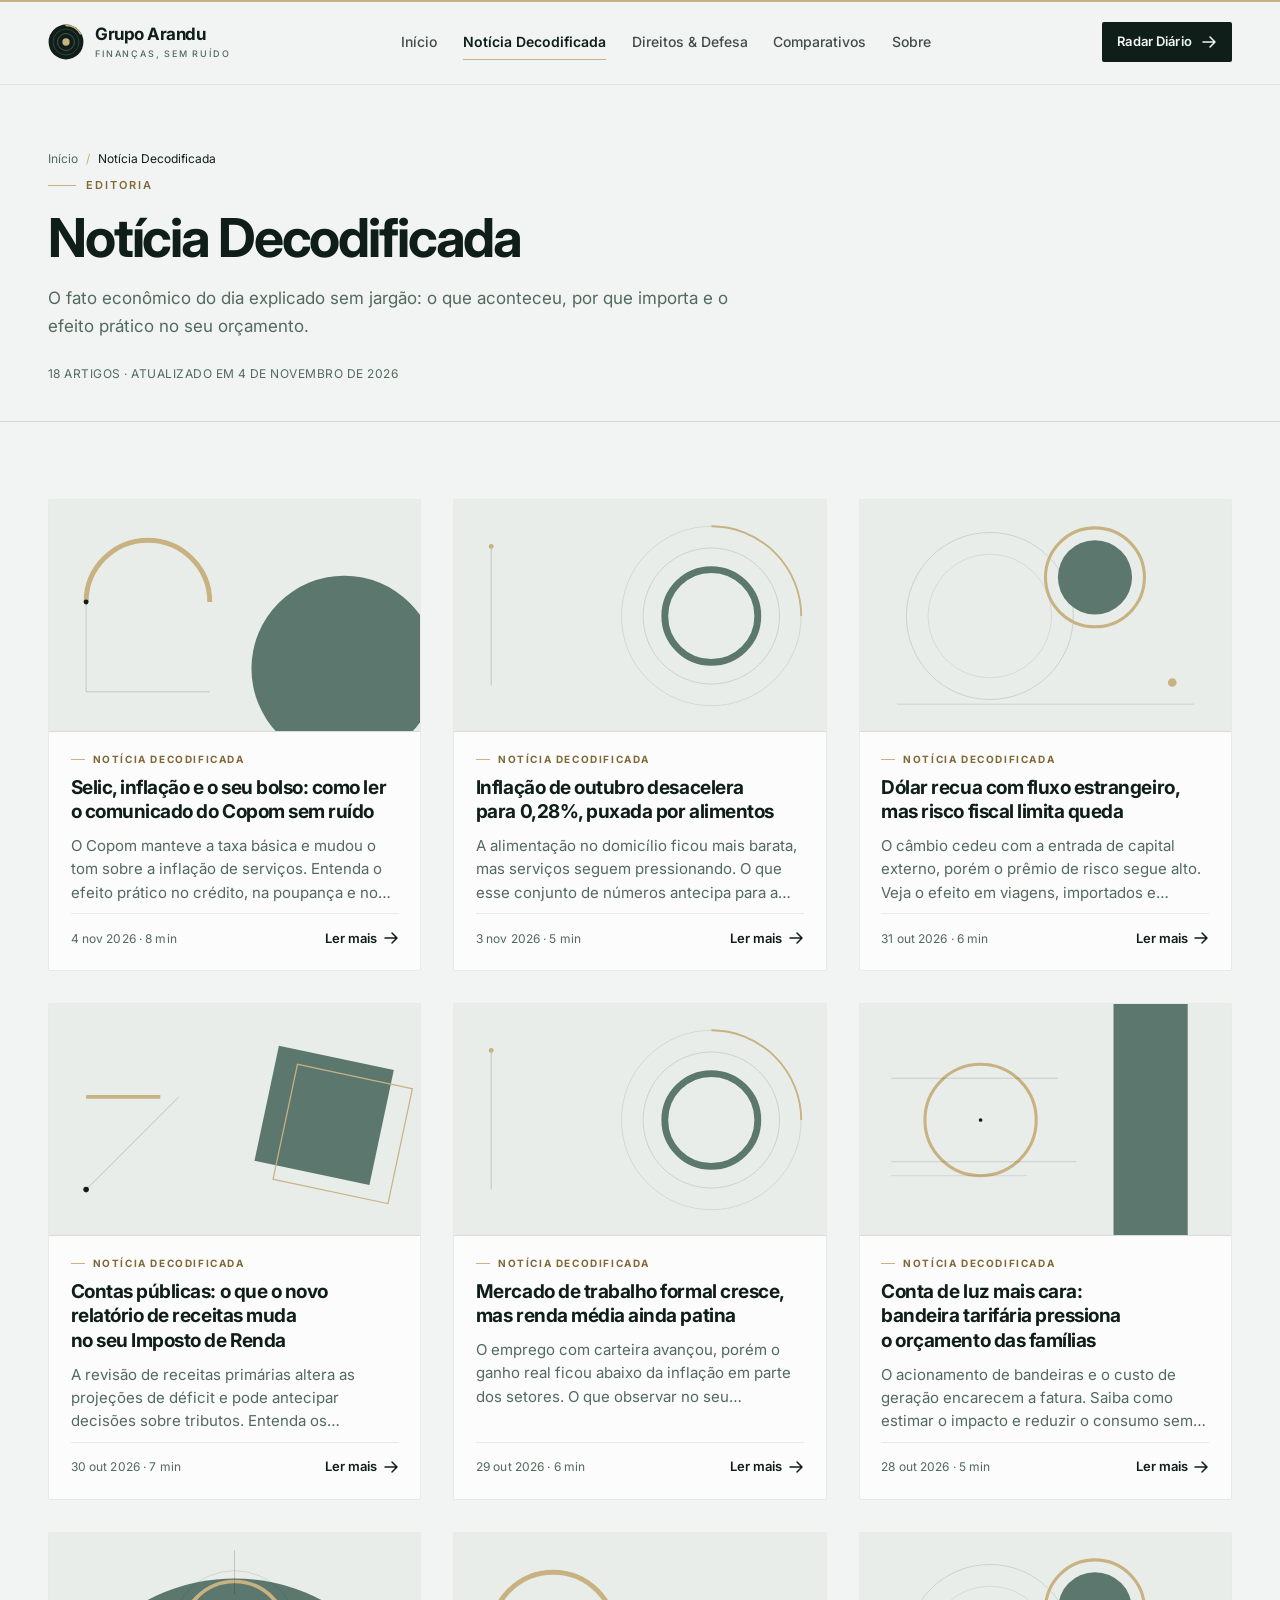
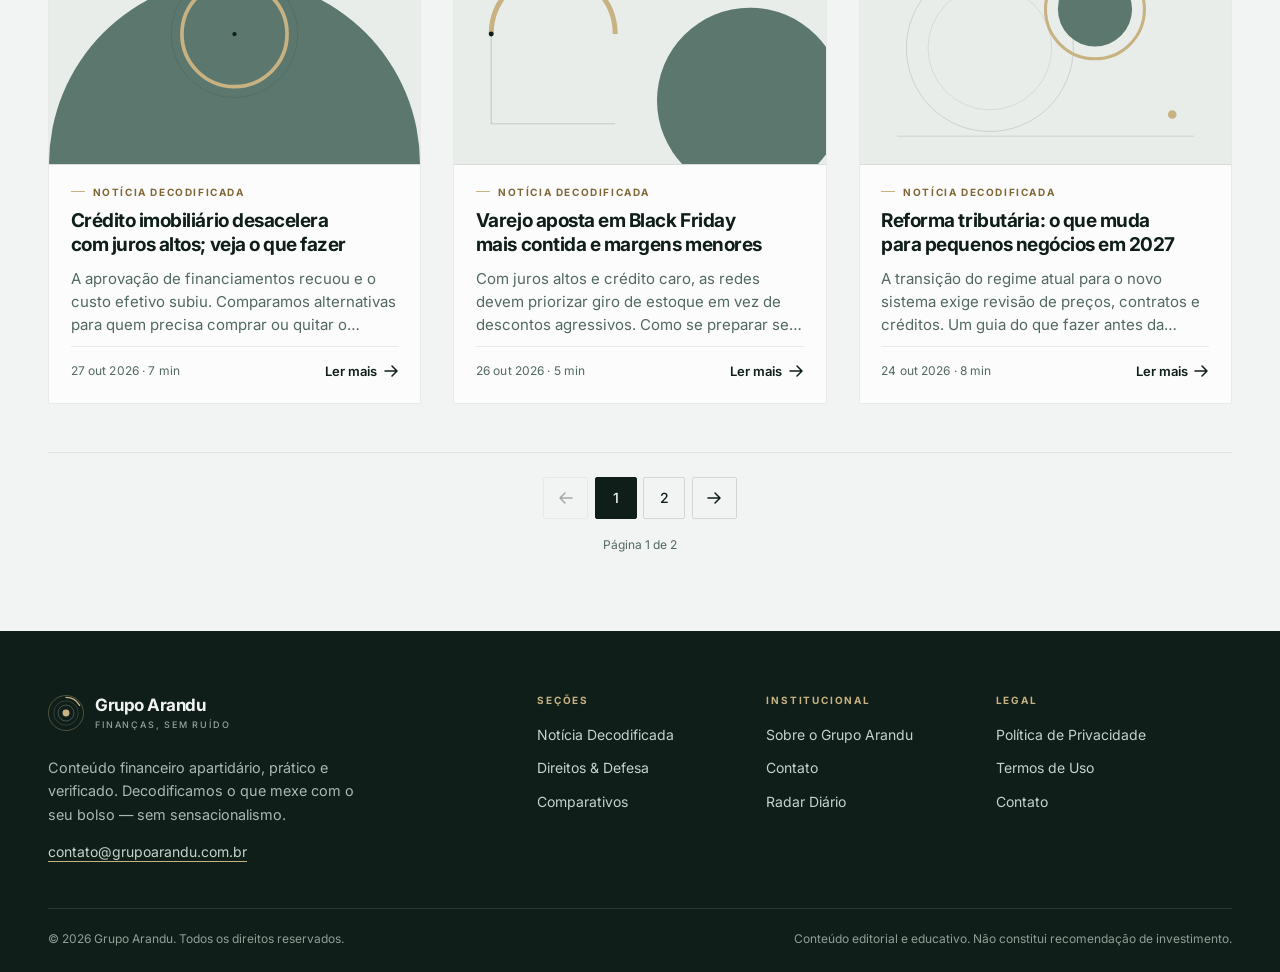
<file: noticia.html>
<!DOCTYPE html>
<html lang="pt-BR">
<head>
  <meta charset="UTF-8">
  <meta name="viewport" content="width=device-width, initial-scale=1">
  <title>Notícia Decodificada — Grupo Arandu</title>
  <meta name="description" content="Notícias de economia e finanças decodificadas: Selic, inflação, câmbio, crédito e mercado de trabalho explicados para o seu bolso.">
  <meta name="robots" content="index, follow, max-image-preview:large">
  <meta name="theme-color" content="#0F1E19">
  <link rel="canonical" href="https://grupoarandu.com.br/noticia.html">

  <!-- Open Graph -->
  <meta property="og:type" content="website">
  <meta property="og:site_name" content="Grupo Arandu">
  <meta property="og:locale" content="pt_BR">
  <meta property="og:url" content="https://grupoarandu.com.br/noticia.html">
  <meta property="og:title" content="Notícia Decodificada — Grupo Arandu">
  <meta property="og:description" content="O fato econômico do dia explicado sem jargão, com o efeito prático no seu orçamento.">
  <meta property="og:image" content="https://grupoarandu.com.br/assets/img/og-image.png">
  <meta property="og:image:width" content="1200">
  <meta property="og:image:height" content="630">
  <meta property="og:image:alt" content="Grupo Arandu — conteúdo financeiro apartidário e prático.">

  <!-- Twitter / X -->
  <meta name="twitter:card" content="summary_large_image">
  <meta name="twitter:title" content="Notícia Decodificada — Grupo Arandu">
  <meta name="twitter:description" content="O fato econômico do dia explicado sem jargão, com o efeito prático no seu orçamento.">
  <meta name="twitter:image" content="https://grupoarandu.com.br/assets/img/og-image.png">

  <!-- Ícones -->
  <link rel="icon" href="assets/img/favicon.svg" type="image/svg+xml">
  <link rel="icon" href="assets/img/favicon-32.png" sizes="32x32" type="image/png">
  <link rel="apple-touch-icon" href="assets/img/apple-touch-icon.png">

  <!-- Tipografia -->
  <link rel="preconnect" href="https://fonts.googleapis.com">
  <link rel="preconnect" href="https://fonts.gstatic.com" crossorigin>
  <link href="https://fonts.googleapis.com/css2?family=Inter:wght@400;500;600;700&amp;display=swap" rel="stylesheet">

  <link rel="stylesheet" href="style.css">

  <script type="application/ld+json">
  {
    "@context": "https://schema.org",
    "@graph": [
      {
        "@type": "CollectionPage",
        "name": "Notícia Decodificada — Grupo Arandu",
        "description": "Notícias de economia e finanças decodificadas: Selic, inflação, câmbio, crédito e mercado de trabalho explicados para o seu bolso.",
        "url": "https://grupoarandu.com.br/noticia.html",
        "inLanguage": "pt-BR",
        "isPartOf": {
          "@type": "WebSite",
          "name": "Grupo Arandu",
          "url": "https://grupoarandu.com.br/"
        }
      },
      {
        "@type": "BreadcrumbList",
        "itemListElement": [
          {
            "@type": "ListItem",
            "position": 1,
            "name": "Início",
            "item": "https://grupoarandu.com.br/"
          },
          {
            "@type": "ListItem",
            "position": 2,
            "name": "Notícia Decodificada",
            "item": "https://grupoarandu.com.br/noticia.html"
          }
        ]
      }
    ]
  }
  </script>
</head>
<body>
  <a class="skip-link" href="#conteudo">Pular para o conteúdo</a>

  <header class="site-header" data-header>
    <div class="container header__inner">
      <a class="brand" href="index.html">
        <img class="brand__mark" src="assets/img/logo-arandu.svg" alt="" width="36" height="36">
        <span class="brand__text">
          <span class="brand__name">Grupo Arandu</span>
          <span class="brand__tag">Finanças, sem ruído</span>
        </span>
      </a>

      <nav class="nav" id="menu-principal" aria-label="Navegação principal" data-nav>
        <ul class="nav__list" role="list">
          <li><a class="nav__link" href="index.html">Início</a></li>
          <li><a class="nav__link" href="noticia.html" aria-current="page">Notícia Decodificada</a></li>
          <li><a class="nav__link" href="direitos.html">Direitos &amp; Defesa</a></li>
          <li><a class="nav__link" href="comparativos.html">Comparativos</a></li>
          <li><a class="nav__link" href="sobre.html">Sobre</a></li>
        </ul>
      </nav>

      <div class="header__actions">
        <a class="btn btn--primary btn--sm header__cta" href="index.html#newsletter">
          <span class="header__cta-long">Radar Diário</span>
          <span class="header__cta-short">Radar</span>
          <svg class="icon" viewBox="0 0 16 16" width="16" height="16" aria-hidden="true" focusable="false">
            <path d="M2 8h11M9 3l5 5-5 5" fill="none" stroke="currentColor" stroke-width="1.5" stroke-linecap="round" stroke-linejoin="round"/>
          </svg>
        </a>
        <button class="nav-toggle" type="button" aria-expanded="false" aria-controls="menu-principal" aria-label="Abrir menu de navegação" data-nav-toggle>
          <span class="nav-toggle__bar"></span>
          <span class="nav-toggle__bar"></span>
          <span class="nav-toggle__bar"></span>
        </button>
      </div>
    </div>
  </header>

  <main id="conteudo">
    <div class="page-head">
      <div class="container">
        <nav class="breadcrumbs" aria-label="Você está aqui">
          <a href="index.html">Início</a>
          <span class="breadcrumbs__sep" aria-hidden="true">/</span>
          <span aria-current="page">Notícia Decodificada</span>
        </nav>
        <div class="page-head__intro">
          <p class="eyebrow">Editoria</p>
          <h1 class="page-head__title">Notícia Decodificada</h1>
          <p class="page-head__desc">O fato econômico do dia explicado sem jargão: o que aconteceu, por que importa e o efeito prático no seu orçamento.</p>
          <p class="page-head__meta">18 artigos · Atualizado em 4 de novembro de 2026</p>
        </div>
      </div>
    </div>

    <section class="section" aria-labelledby="editoria-artigos">
      <div class="container" data-pagination-scope>
        <h2 class="sr-only" id="editoria-artigos">Artigos de Notícia Decodificada</h2>
        <div class="post-grid" data-page-panel="1">
          <article class="card">
            <div class="card__media">
              <img src="assets/img/thumb-01.svg" alt="" width="1200" height="750" loading="lazy" decoding="async">
            </div>
            <div class="card__body">
              <p class="tag">Notícia Decodificada</p>
              <h3 class="card__title"><a href="artigo.html">Selic, inflação e o seu bolso: como ler o comunicado do Copom sem ruído</a></h3>
              <p class="card__excerpt">O Copom manteve a taxa básica e mudou o tom sobre a inflação de serviços. Entenda o efeito prático no crédito, na poupança e no seu orçamento.</p>
              <div class="card__foot">
                <span class="card__meta">4 nov 2026 · 8 min</span>
                <a class="card__more" href="artigo.html">
                  Ler mais
                  <svg class="icon" viewBox="0 0 16 16" width="16" height="16" aria-hidden="true" focusable="false">
                    <path d="M2 8h11M9 3l5 5-5 5" fill="none" stroke="currentColor" stroke-width="1.5" stroke-linecap="round" stroke-linejoin="round"/>
                  </svg>
                </a>
              </div>
            </div>
          </article>

          <article class="card">
            <div class="card__media">
              <img src="assets/img/thumb-04.svg" alt="" width="1200" height="750" loading="lazy" decoding="async">
            </div>
            <div class="card__body">
              <p class="tag">Notícia Decodificada</p>
              <h3 class="card__title"><a href="artigo.html">Inflação de outubro desacelera para 0,28%, puxada por alimentos</a></h3>
              <p class="card__excerpt">A alimentação no domicílio ficou mais barata, mas serviços seguem pressionando. O que esse conjunto de números antecipa para a próxima reunião do Copom?</p>
              <div class="card__foot">
                <span class="card__meta">3 nov 2026 · 5 min</span>
                <a class="card__more" href="artigo.html">
                  Ler mais
                  <svg class="icon" viewBox="0 0 16 16" width="16" height="16" aria-hidden="true" focusable="false">
                    <path d="M2 8h11M9 3l5 5-5 5" fill="none" stroke="currentColor" stroke-width="1.5" stroke-linecap="round" stroke-linejoin="round"/>
                  </svg>
                </a>
              </div>
            </div>
          </article>

          <article class="card">
            <div class="card__media">
              <img src="assets/img/thumb-02.svg" alt="" width="1200" height="750" loading="lazy" decoding="async">
            </div>
            <div class="card__body">
              <p class="tag">Notícia Decodificada</p>
              <h3 class="card__title"><a href="artigo.html">Dólar recua com fluxo estrangeiro, mas risco fiscal limita queda</a></h3>
              <p class="card__excerpt">O câmbio cedeu com a entrada de capital externo, porém o prêmio de risco segue alto. Veja o efeito em viagens, importados e investimentos dolarizados.</p>
              <div class="card__foot">
                <span class="card__meta">31 out 2026 · 6 min</span>
                <a class="card__more" href="artigo.html">
                  Ler mais
                  <svg class="icon" viewBox="0 0 16 16" width="16" height="16" aria-hidden="true" focusable="false">
                    <path d="M2 8h11M9 3l5 5-5 5" fill="none" stroke="currentColor" stroke-width="1.5" stroke-linecap="round" stroke-linejoin="round"/>
                  </svg>
                </a>
              </div>
            </div>
          </article>

          <article class="card">
            <div class="card__media">
              <img src="assets/img/thumb-03.svg" alt="" width="1200" height="750" loading="lazy" decoding="async">
            </div>
            <div class="card__body">
              <p class="tag">Notícia Decodificada</p>
              <h3 class="card__title"><a href="artigo.html">Contas públicas: o que o novo relatório de receitas muda no seu Imposto de Renda</a></h3>
              <p class="card__excerpt">A revisão de receitas primárias altera as projeções de déficit e pode antecipar decisões sobre tributos. Entenda os caminhos possíveis.</p>
              <div class="card__foot">
                <span class="card__meta">30 out 2026 · 7 min</span>
                <a class="card__more" href="artigo.html">
                  Ler mais
                  <svg class="icon" viewBox="0 0 16 16" width="16" height="16" aria-hidden="true" focusable="false">
                    <path d="M2 8h11M9 3l5 5-5 5" fill="none" stroke="currentColor" stroke-width="1.5" stroke-linecap="round" stroke-linejoin="round"/>
                  </svg>
                </a>
              </div>
            </div>
          </article>

          <article class="card">
            <div class="card__media">
              <img src="assets/img/thumb-04.svg" alt="" width="1200" height="750" loading="lazy" decoding="async">
            </div>
            <div class="card__body">
              <p class="tag">Notícia Decodificada</p>
              <h3 class="card__title"><a href="artigo.html">Mercado de trabalho formal cresce, mas renda média ainda patina</a></h3>
              <p class="card__excerpt">O emprego com carteira avançou, porém o ganho real ficou abaixo da inflação em parte dos setores. O que observar no seu contracheque.</p>
              <div class="card__foot">
                <span class="card__meta">29 out 2026 · 6 min</span>
                <a class="card__more" href="artigo.html">
                  Ler mais
                  <svg class="icon" viewBox="0 0 16 16" width="16" height="16" aria-hidden="true" focusable="false">
                    <path d="M2 8h11M9 3l5 5-5 5" fill="none" stroke="currentColor" stroke-width="1.5" stroke-linecap="round" stroke-linejoin="round"/>
                  </svg>
                </a>
              </div>
            </div>
          </article>

          <article class="card">
            <div class="card__media">
              <img src="assets/img/thumb-05.svg" alt="" width="1200" height="750" loading="lazy" decoding="async">
            </div>
            <div class="card__body">
              <p class="tag">Notícia Decodificada</p>
              <h3 class="card__title"><a href="artigo.html">Conta de luz mais cara: bandeira tarifária pressiona o orçamento das famílias</a></h3>
              <p class="card__excerpt">O acionamento de bandeiras e o custo de geração encarecem a fatura. Saiba como estimar o impacto e reduzir o consumo sem investir alto.</p>
              <div class="card__foot">
                <span class="card__meta">28 out 2026 · 5 min</span>
                <a class="card__more" href="artigo.html">
                  Ler mais
                  <svg class="icon" viewBox="0 0 16 16" width="16" height="16" aria-hidden="true" focusable="false">
                    <path d="M2 8h11M9 3l5 5-5 5" fill="none" stroke="currentColor" stroke-width="1.5" stroke-linecap="round" stroke-linejoin="round"/>
                  </svg>
                </a>
              </div>
            </div>
          </article>

          <article class="card">
            <div class="card__media">
              <img src="assets/img/thumb-06.svg" alt="" width="1200" height="750" loading="lazy" decoding="async">
            </div>
            <div class="card__body">
              <p class="tag">Notícia Decodificada</p>
              <h3 class="card__title"><a href="artigo.html">Crédito imobiliário desacelera com juros altos; veja o que fazer</a></h3>
              <p class="card__excerpt">A aprovação de financiamentos recuou e o custo efetivo subiu. Comparamos alternativas para quem precisa comprar ou quitar o imóvel.</p>
              <div class="card__foot">
                <span class="card__meta">27 out 2026 · 7 min</span>
                <a class="card__more" href="artigo.html">
                  Ler mais
                  <svg class="icon" viewBox="0 0 16 16" width="16" height="16" aria-hidden="true" focusable="false">
                    <path d="M2 8h11M9 3l5 5-5 5" fill="none" stroke="currentColor" stroke-width="1.5" stroke-linecap="round" stroke-linejoin="round"/>
                  </svg>
                </a>
              </div>
            </div>
          </article>

          <article class="card">
            <div class="card__media">
              <img src="assets/img/thumb-01.svg" alt="" width="1200" height="750" loading="lazy" decoding="async">
            </div>
            <div class="card__body">
              <p class="tag">Notícia Decodificada</p>
              <h3 class="card__title"><a href="artigo.html">Varejo aposta em Black Friday mais contida e margens menores</a></h3>
              <p class="card__excerpt">Com juros altos e crédito caro, as redes devem priorizar giro de estoque em vez de descontos agressivos. Como se preparar sem cair em armadilhas.</p>
              <div class="card__foot">
                <span class="card__meta">26 out 2026 · 5 min</span>
                <a class="card__more" href="artigo.html">
                  Ler mais
                  <svg class="icon" viewBox="0 0 16 16" width="16" height="16" aria-hidden="true" focusable="false">
                    <path d="M2 8h11M9 3l5 5-5 5" fill="none" stroke="currentColor" stroke-width="1.5" stroke-linecap="round" stroke-linejoin="round"/>
                  </svg>
                </a>
              </div>
            </div>
          </article>

          <article class="card">
            <div class="card__media">
              <img src="assets/img/thumb-02.svg" alt="" width="1200" height="750" loading="lazy" decoding="async">
            </div>
            <div class="card__body">
              <p class="tag">Notícia Decodificada</p>
              <h3 class="card__title"><a href="artigo.html">Reforma tributária: o que muda para pequenos negócios em 2027</a></h3>
              <p class="card__excerpt">A transição do regime atual para o novo sistema exige revisão de preços, contratos e créditos. Um guia do que fazer antes da virada.</p>
              <div class="card__foot">
                <span class="card__meta">24 out 2026 · 8 min</span>
                <a class="card__more" href="artigo.html">
                  Ler mais
                  <svg class="icon" viewBox="0 0 16 16" width="16" height="16" aria-hidden="true" focusable="false">
                    <path d="M2 8h11M9 3l5 5-5 5" fill="none" stroke="currentColor" stroke-width="1.5" stroke-linecap="round" stroke-linejoin="round"/>
                  </svg>
                </a>
              </div>
            </div>
          </article>
        </div>
        <div class="post-grid" data-page-panel="2" hidden>
          <article class="card">
            <div class="card__media">
              <img src="assets/img/thumb-03.svg" alt="" width="1200" height="750" loading="lazy" decoding="async">
            </div>
            <div class="card__body">
              <p class="tag">Notícia Decodificada</p>
              <h3 class="card__title"><a href="artigo.html">Bancos digitais elevam tarifas: como comparar antes de migrar</a></h3>
              <p class="card__excerpt">Contas que prometiam tudo grátis começam a cobrar por serviços. Veja quais custos pesam no dia a dia e como fazer a troca sem perrengue.</p>
              <div class="card__foot">
                <span class="card__meta">23 out 2026 · 6 min</span>
                <a class="card__more" href="artigo.html">
                  Ler mais
                  <svg class="icon" viewBox="0 0 16 16" width="16" height="16" aria-hidden="true" focusable="false">
                    <path d="M2 8h11M9 3l5 5-5 5" fill="none" stroke="currentColor" stroke-width="1.5" stroke-linecap="round" stroke-linejoin="round"/>
                  </svg>
                </a>
              </div>
            </div>
          </article>

          <article class="card">
            <div class="card__media">
              <img src="assets/img/thumb-04.svg" alt="" width="1200" height="750" loading="lazy" decoding="async">
            </div>
            <div class="card__body">
              <p class="tag">Notícia Decodificada</p>
              <h3 class="card__title"><a href="artigo.html">Agro e clima: safra recorde alivia preço dos alimentos no atacado</a></h3>
              <p class="card__excerpt">A oferta maior derrubou os preços na origem, mas a deflação chega devagar ao consumidor. Entenda o caminho entre a fazenda e a prateleira.</p>
              <div class="card__foot">
                <span class="card__meta">22 out 2026 · 5 min</span>
                <a class="card__more" href="artigo.html">
                  Ler mais
                  <svg class="icon" viewBox="0 0 16 16" width="16" height="16" aria-hidden="true" focusable="false">
                    <path d="M2 8h11M9 3l5 5-5 5" fill="none" stroke="currentColor" stroke-width="1.5" stroke-linecap="round" stroke-linejoin="round"/>
                  </svg>
                </a>
              </div>
            </div>
          </article>

          <article class="card">
            <div class="card__media">
              <img src="assets/img/thumb-05.svg" alt="" width="1200" height="750" loading="lazy" decoding="async">
            </div>
            <div class="card__body">
              <p class="tag">Notícia Decodificada</p>
              <h3 class="card__title"><a href="artigo.html">Tesouro Direto bate recorde de investidores pessoa física</a></h3>
              <p class="card__excerpt">Mais gente comprando títulos públicos muda a dinâmica de poupança do país. O que verificar antes de escolher entre Selic, IPCA+ e prefixado.</p>
              <div class="card__foot">
                <span class="card__meta">21 out 2026 · 6 min</span>
                <a class="card__more" href="artigo.html">
                  Ler mais
                  <svg class="icon" viewBox="0 0 16 16" width="16" height="16" aria-hidden="true" focusable="false">
                    <path d="M2 8h11M9 3l5 5-5 5" fill="none" stroke="currentColor" stroke-width="1.5" stroke-linecap="round" stroke-linejoin="round"/>
                  </svg>
                </a>
              </div>
            </div>
          </article>

          <article class="card">
            <div class="card__media">
              <img src="assets/img/thumb-06.svg" alt="" width="1200" height="750" loading="lazy" decoding="async">
            </div>
            <div class="card__body">
              <p class="tag">Notícia Decodificada</p>
              <h3 class="card__title"><a href="artigo.html">Combustíveis: nova política de preços e o efeito no IPCA</a></h3>
              <p class="card__excerpt">O repasse dos custos de refino voltou ao centro do debate. Simulamos o impacto de uma alta de 5% no índice de inflação.</p>
              <div class="card__foot">
                <span class="card__meta">20 out 2026 · 7 min</span>
                <a class="card__more" href="artigo.html">
                  Ler mais
                  <svg class="icon" viewBox="0 0 16 16" width="16" height="16" aria-hidden="true" focusable="false">
                    <path d="M2 8h11M9 3l5 5-5 5" fill="none" stroke="currentColor" stroke-width="1.5" stroke-linecap="round" stroke-linejoin="round"/>
                  </svg>
                </a>
              </div>
            </div>
          </article>

          <article class="card">
            <div class="card__media">
              <img src="assets/img/thumb-01.svg" alt="" width="1200" height="750" loading="lazy" decoding="async">
            </div>
            <div class="card__body">
              <p class="tag">Notícia Decodificada</p>
              <h3 class="card__title"><a href="artigo.html">Empresas reduzem emissões de dívida com juros altos</a></h3>
              <p class="card__excerpt">O mercado de capitais perdeu fôlego e as companhias renegociaram prazos. O que isso indica sobre emprego, investimento e preços.</p>
              <div class="card__foot">
                <span class="card__meta">19 out 2026 · 6 min</span>
                <a class="card__more" href="artigo.html">
                  Ler mais
                  <svg class="icon" viewBox="0 0 16 16" width="16" height="16" aria-hidden="true" focusable="false">
                    <path d="M2 8h11M9 3l5 5-5 5" fill="none" stroke="currentColor" stroke-width="1.5" stroke-linecap="round" stroke-linejoin="round"/>
                  </svg>
                </a>
              </div>
            </div>
          </article>

          <article class="card">
            <div class="card__media">
              <img src="assets/img/thumb-02.svg" alt="" width="1200" height="750" loading="lazy" decoding="async">
            </div>
            <div class="card__body">
              <p class="tag">Notícia Decodificada</p>
              <h3 class="card__title"><a href="artigo.html">Pix automático entra em nova fase: o que muda no seu caixa</a></h3>
              <p class="card__excerpt">Cobranças recorrentes via Pix facilitam a vida, mas exigem atenção à autorização e ao cancelamento. Veja como manter o controle.</p>
              <div class="card__foot">
                <span class="card__meta">17 out 2026 · 4 min</span>
                <a class="card__more" href="artigo.html">
                  Ler mais
                  <svg class="icon" viewBox="0 0 16 16" width="16" height="16" aria-hidden="true" focusable="false">
                    <path d="M2 8h11M9 3l5 5-5 5" fill="none" stroke="currentColor" stroke-width="1.5" stroke-linecap="round" stroke-linejoin="round"/>
                  </svg>
                </a>
              </div>
            </div>
          </article>

          <article class="card">
            <div class="card__media">
              <img src="assets/img/thumb-03.svg" alt="" width="1200" height="750" loading="lazy" decoding="async">
            </div>
            <div class="card__body">
              <p class="tag">Notícia Decodificada</p>
              <h3 class="card__title"><a href="artigo.html">Setor de serviços cresce acima do esperado no terceiro trimestre</a></h3>
              <p class="card__excerpt">O consumo de serviços sustenta a atividade, mas convive com inflação persistente. O que o dado diz sobre a próxima decisão de juros.</p>
              <div class="card__foot">
                <span class="card__meta">16 out 2026 · 6 min</span>
                <a class="card__more" href="artigo.html">
                  Ler mais
                  <svg class="icon" viewBox="0 0 16 16" width="16" height="16" aria-hidden="true" focusable="false">
                    <path d="M2 8h11M9 3l5 5-5 5" fill="none" stroke="currentColor" stroke-width="1.5" stroke-linecap="round" stroke-linejoin="round"/>
                  </svg>
                </a>
              </div>
            </div>
          </article>

          <article class="card">
            <div class="card__media">
              <img src="assets/img/thumb-04.svg" alt="" width="1200" height="750" loading="lazy" decoding="async">
            </div>
            <div class="card__body">
              <p class="tag">Notícia Decodificada</p>
              <h3 class="card__title"><a href="artigo.html">Câmbio e viagens: quando vale comprar dólar antes da alta</a></h3>
              <p class="card__excerpt">Planejar a moeda é parte do orçamento da viagem. Mostramos como calcular o custo real e evitar decisões por impulso.</p>
              <div class="card__foot">
                <span class="card__meta">15 out 2026 · 5 min</span>
                <a class="card__more" href="artigo.html">
                  Ler mais
                  <svg class="icon" viewBox="0 0 16 16" width="16" height="16" aria-hidden="true" focusable="false">
                    <path d="M2 8h11M9 3l5 5-5 5" fill="none" stroke="currentColor" stroke-width="1.5" stroke-linecap="round" stroke-linejoin="round"/>
                  </svg>
                </a>
              </div>
            </div>
          </article>

          <article class="card">
            <div class="card__media">
              <img src="assets/img/thumb-05.svg" alt="" width="1200" height="750" loading="lazy" decoding="async">
            </div>
            <div class="card__body">
              <p class="tag">Notícia Decodificada</p>
              <h3 class="card__title"><a href="artigo.html">IPTU e IPVA 2027: o que já se sabe sobre reajustes</a></h3>
              <p class="card__excerpt">Reajustes seguem índices diferentes em cada município e estado. Saiba onde consultar e como contestar cobranças incorretas.</p>
              <div class="card__foot">
                <span class="card__meta">14 out 2026 · 5 min</span>
                <a class="card__more" href="artigo.html">
                  Ler mais
                  <svg class="icon" viewBox="0 0 16 16" width="16" height="16" aria-hidden="true" focusable="false">
                    <path d="M2 8h11M9 3l5 5-5 5" fill="none" stroke="currentColor" stroke-width="1.5" stroke-linecap="round" stroke-linejoin="round"/>
                  </svg>
                </a>
              </div>
            </div>
          </article>
        </div>

        <nav class="pagination" aria-label="Paginação de artigos" data-pagination>
          <button class="pagination__btn" type="button" aria-label="Página anterior" data-page-prev disabled>
            <svg class="icon" viewBox="0 0 16 16" width="16" height="16" aria-hidden="true" focusable="false">
            <path d="M14 8H3M7 3L2 8l5 5" fill="none" stroke="currentColor" stroke-width="1.5" stroke-linecap="round" stroke-linejoin="round"/>
          </svg>
          </button>
          <button class="pagination__btn" type="button" data-page-target="1" aria-current="page">1</button>
          <button class="pagination__btn" type="button" data-page-target="2">2</button>
          <button class="pagination__btn" type="button" aria-label="Próxima página" data-page-next>
            <svg class="icon" viewBox="0 0 16 16" width="16" height="16" aria-hidden="true" focusable="false">
            <path d="M2 8h11M9 3l5 5-5 5" fill="none" stroke="currentColor" stroke-width="1.5" stroke-linecap="round" stroke-linejoin="round"/>
          </svg>
          </button>
          <span class="pagination__status" role="status" aria-live="polite" data-pagination-status>Página 1 de 2</span>
        </nav>
      </div>
    </section>
  </main>

  <footer class="site-footer">
    <div class="container">
      <div class="footer__grid">
        <div class="footer__brand">
          <a class="brand" href="index.html">
            <img class="brand__mark" src="assets/img/logo-arandu.svg" alt="" width="36" height="36">
            <span class="brand__text">
              <span class="brand__name">Grupo Arandu</span>
              <span class="brand__tag">Finanças, sem ruído</span>
            </span>
          </a>
          <p class="footer__desc">Conteúdo financeiro apartidário, prático e verificado. Decodificamos o que mexe com o seu bolso — sem sensacionalismo.</p>
          <p class="footer__contact"><a href="mailto:contato@grupoarandu.com.br">contato@grupoarandu.com.br</a></p>
        </div>

        <div>
          <h2 class="footer__heading">Seções</h2>
          <ul class="footer__list" role="list">
            <li><a href="noticia.html">Notícia Decodificada</a></li>
            <li><a href="direitos.html">Direitos &amp; Defesa</a></li>
            <li><a href="comparativos.html">Comparativos</a></li>
          </ul>
        </div>

        <div>
          <h2 class="footer__heading">Institucional</h2>
          <ul class="footer__list" role="list">
            <li><a href="sobre.html">Sobre o Grupo Arandu</a></li>
            <li><a href="contato.html">Contato</a></li>
            <li><a href="index.html#newsletter">Radar Diário</a></li>
          </ul>
        </div>

        <div>
          <h2 class="footer__heading">Legal</h2>
          <ul class="footer__list" role="list">
            <li><a href="politica-de-privacidade.html">Política de Privacidade</a></li>
            <li><a href="termos-de-uso.html">Termos de Uso</a></li>
            <li><a href="contato.html">Contato</a></li>
          </ul>
        </div>
      </div>

      <div class="footer__bottom">
        <p>© <span data-year>2026</span> Grupo Arandu. Todos os direitos reservados.</p>
        <p>Conteúdo editorial e educativo. Não constitui recomendação de investimento.</p>
      </div>
    </div>
  </footer>

  <script src="script.js" defer></script>
</body>
</html>
</file>
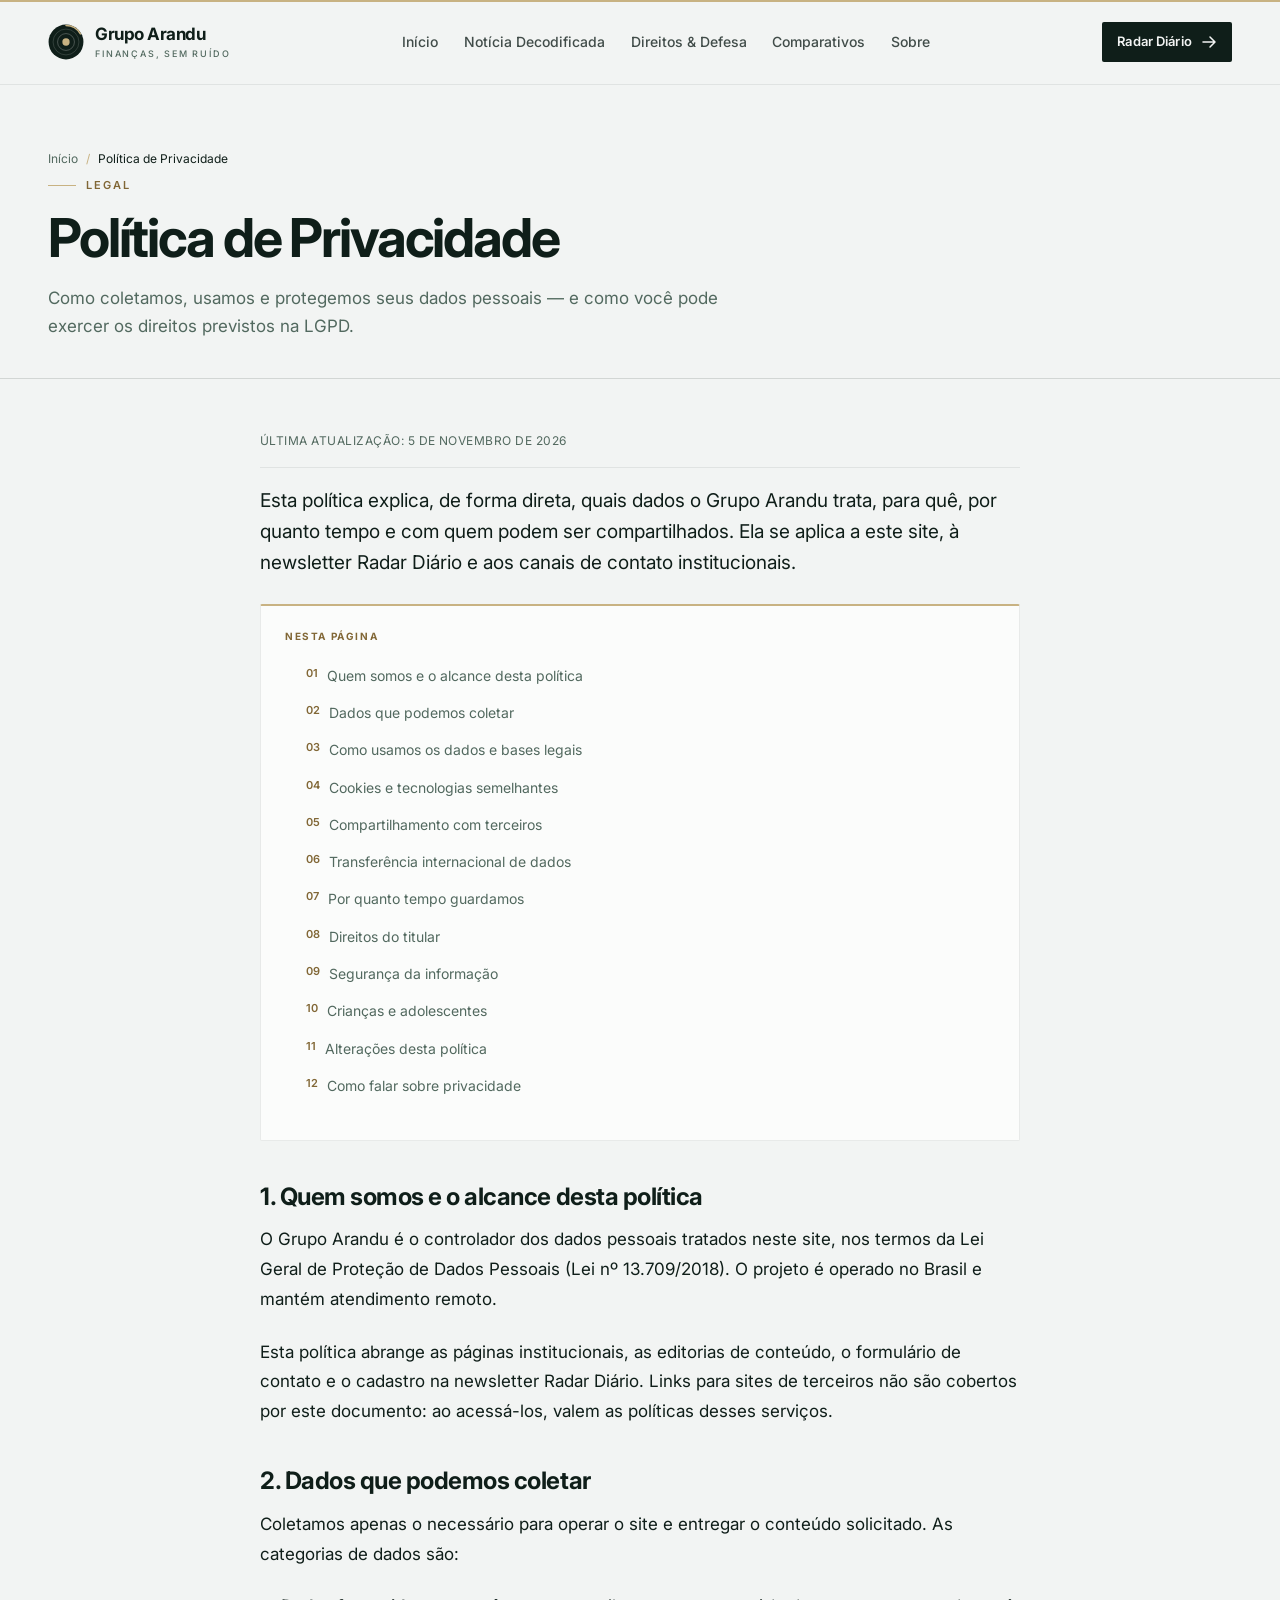
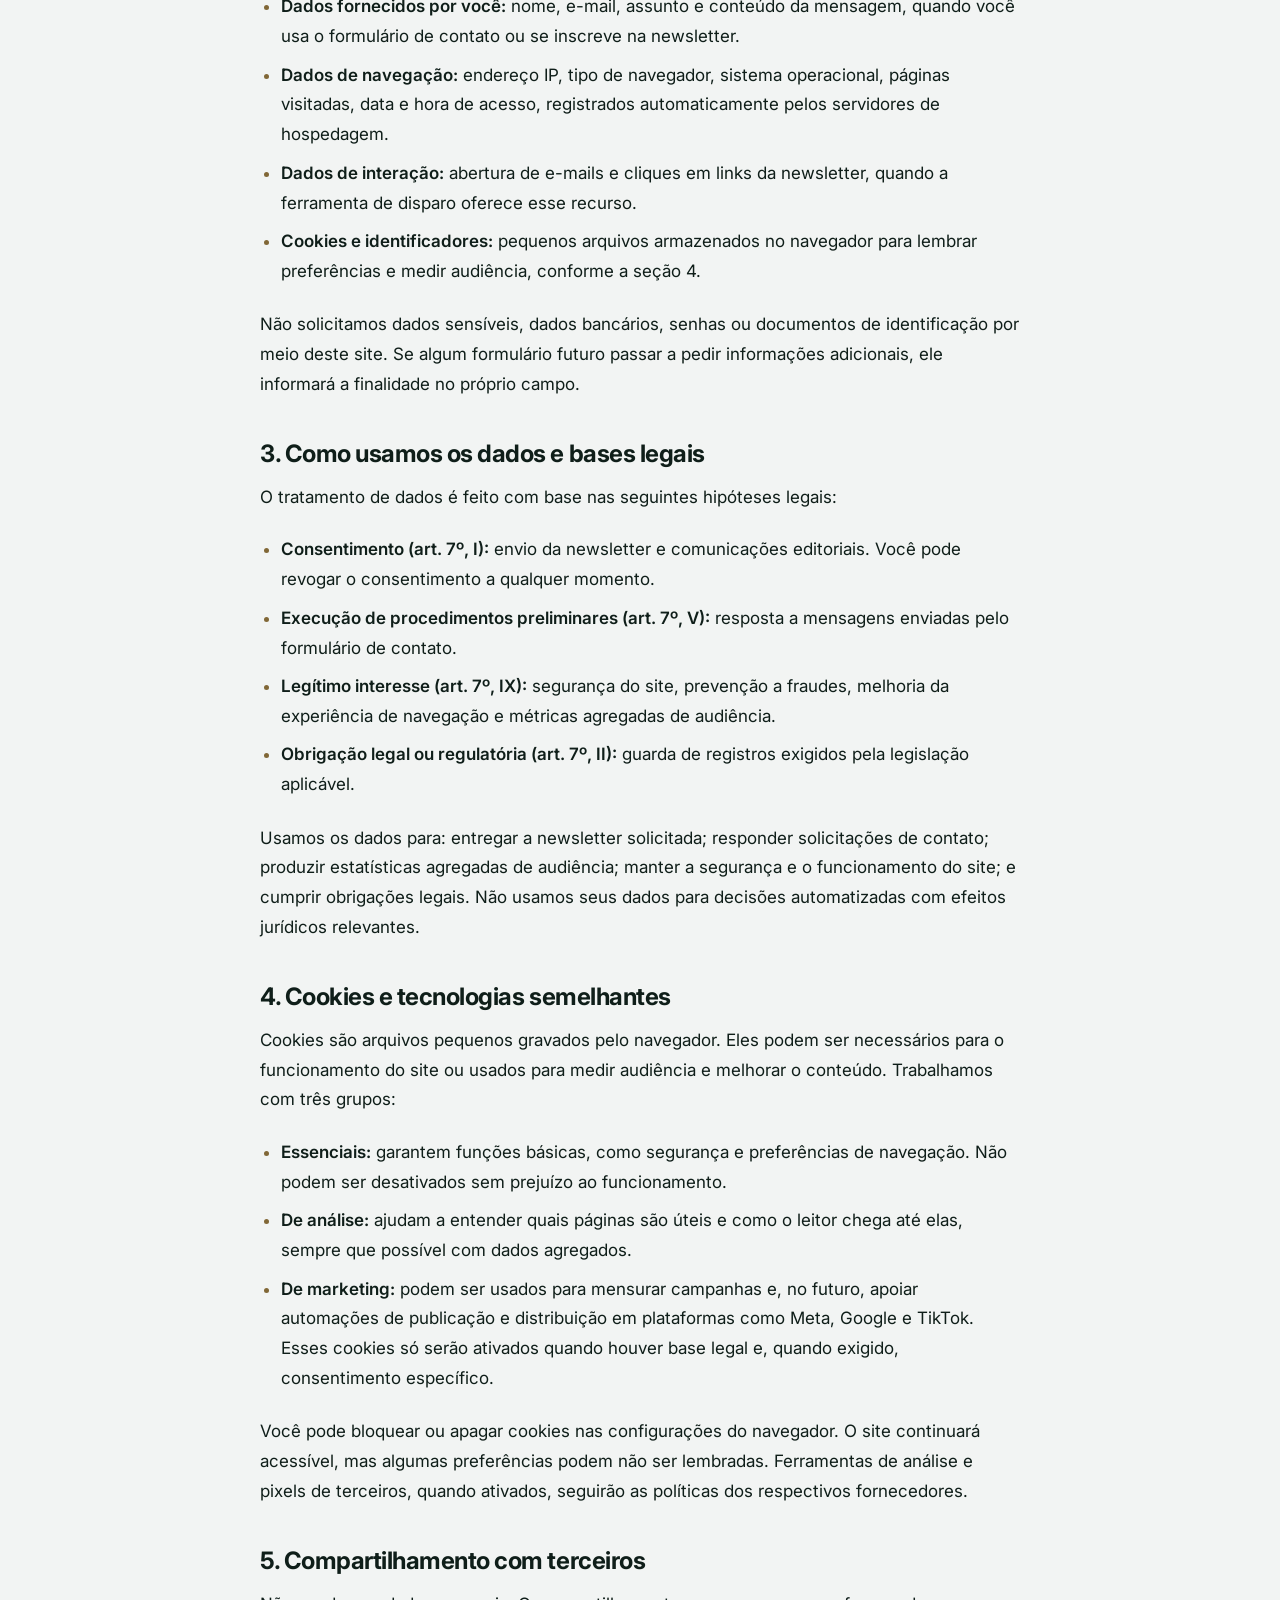
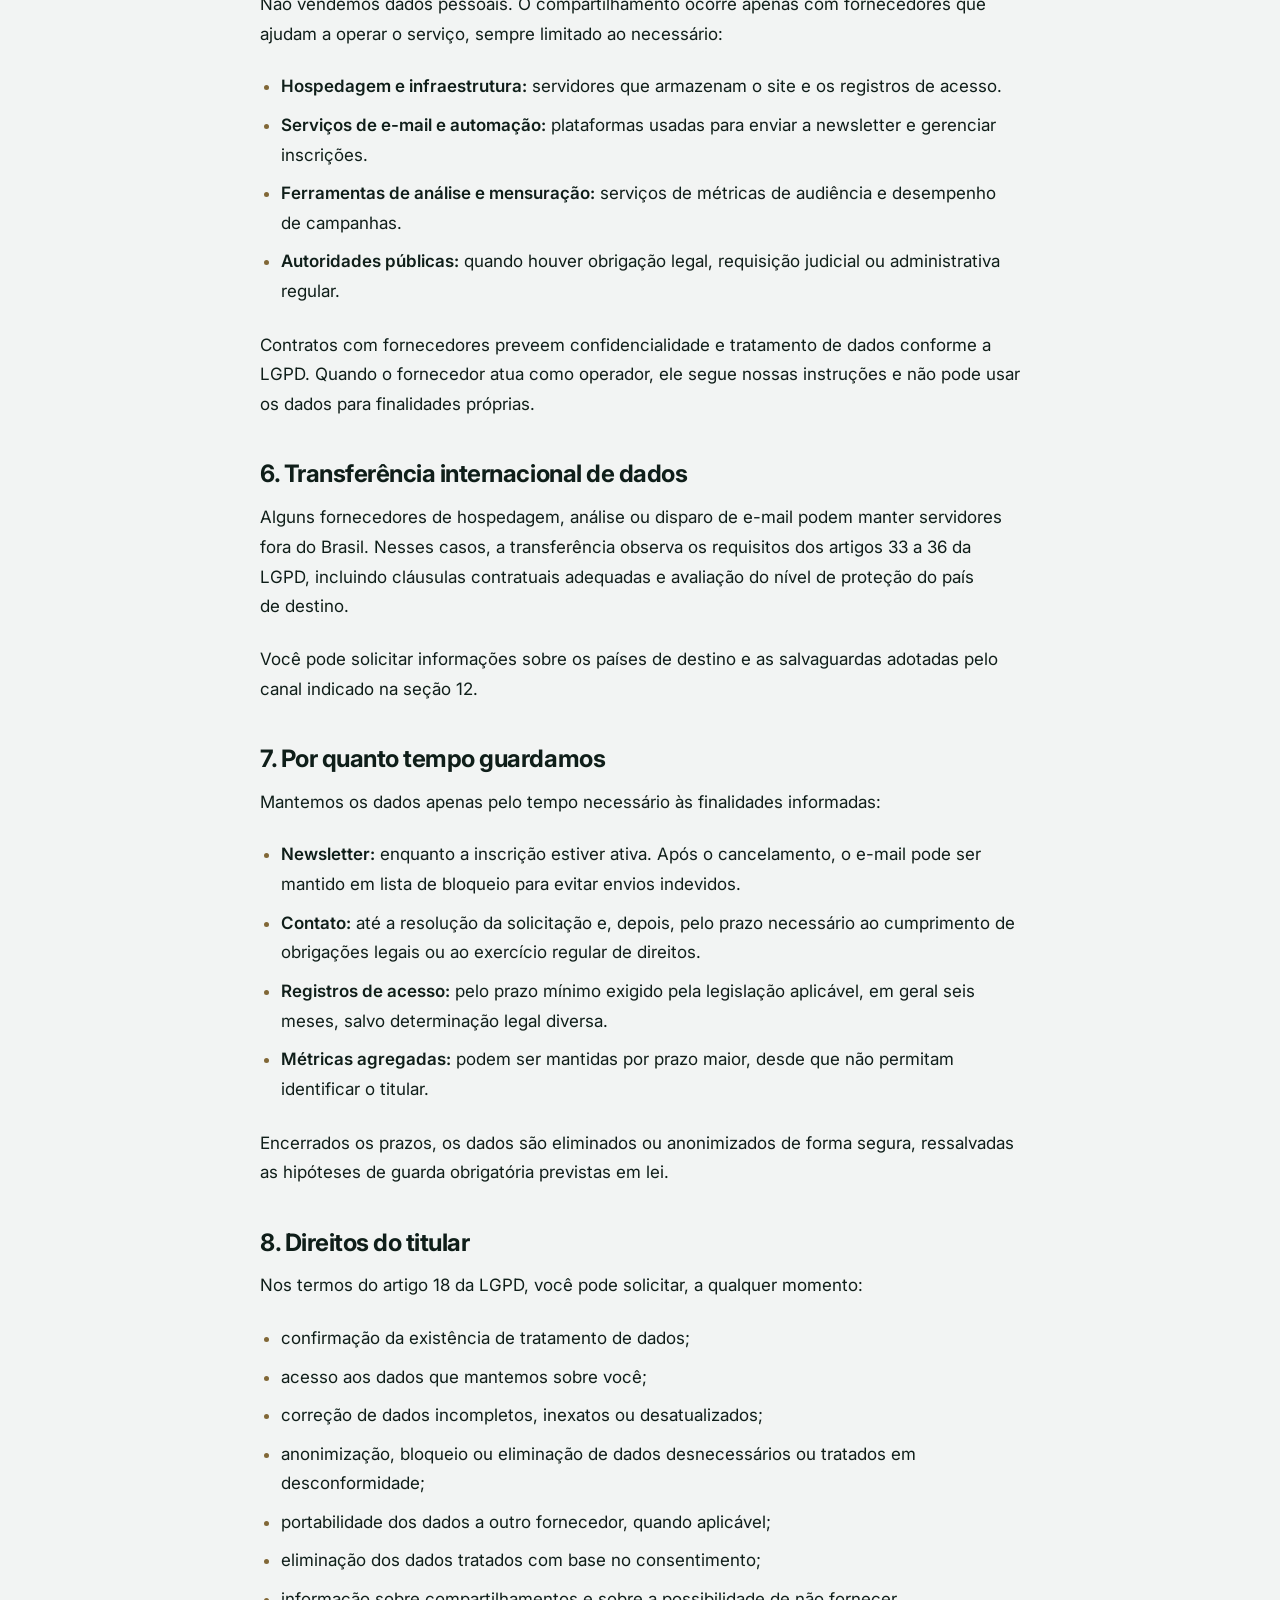
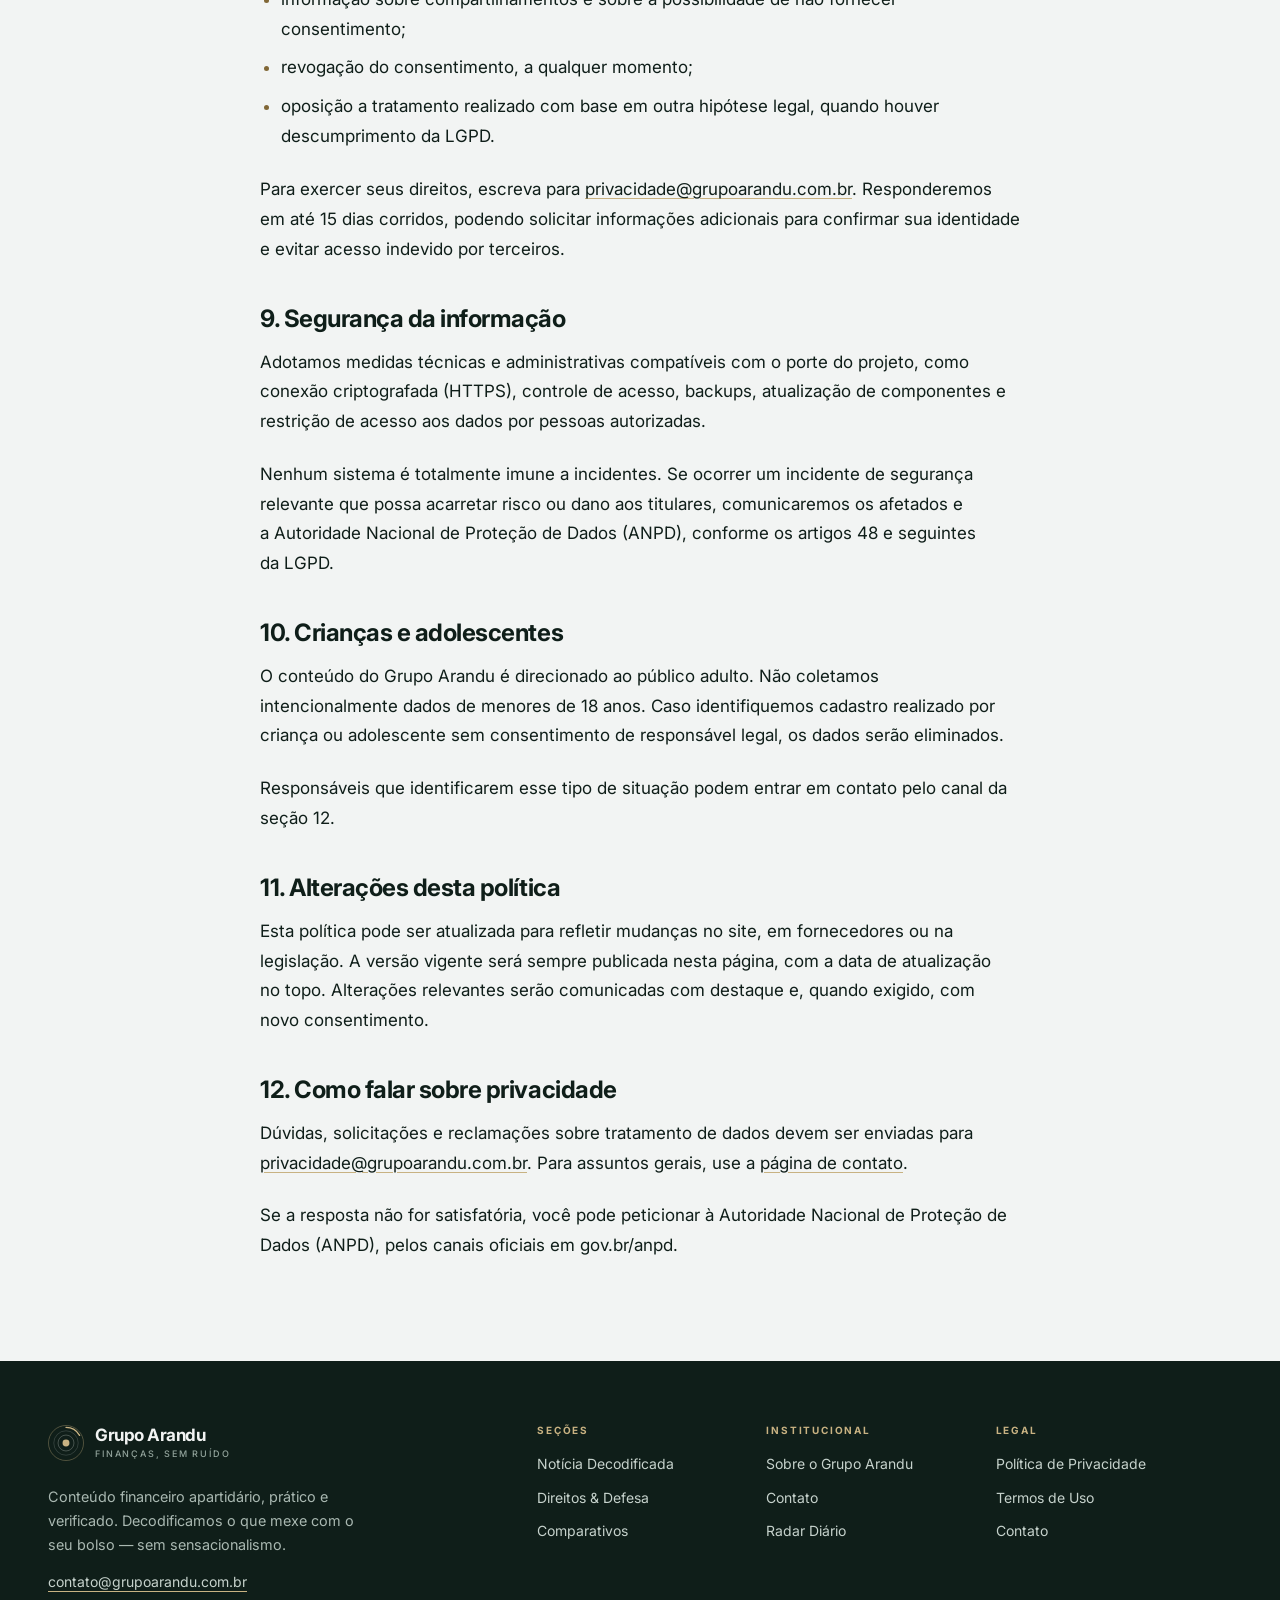
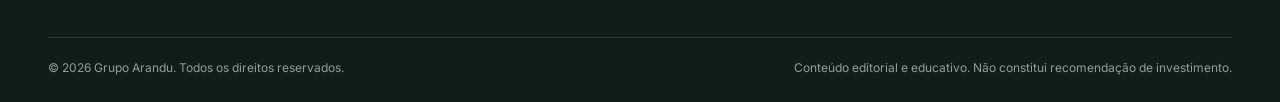
<file: politica-de-privacidade.html>
<!DOCTYPE html>
<html lang="pt-BR">
<head>
  <meta charset="UTF-8">
  <meta name="viewport" content="width=device-width, initial-scale=1">
  <title>Política de Privacidade — Grupo Arandu</title>
  <meta name="description" content="Como o Grupo Arandu coleta, usa, armazena e protege dados pessoais, em conformidade com a LGPD. Saiba quais são seus direitos como titular.">
  <meta name="robots" content="index, follow">
  <meta name="theme-color" content="#0F1E19">
  <link rel="canonical" href="https://grupoarandu.com.br/politica-de-privacidade.html">

  <!-- Open Graph -->
  <meta property="og:type" content="website">
  <meta property="og:site_name" content="Grupo Arandu">
  <meta property="og:locale" content="pt_BR">
  <meta property="og:url" content="https://grupoarandu.com.br/politica-de-privacidade.html">
  <meta property="og:title" content="Política de Privacidade — Grupo Arandu">
  <meta property="og:description" content="Como tratamos dados pessoais e cookies, em conformidade com a LGPD.">
  <meta property="og:image" content="https://grupoarandu.com.br/assets/img/og-image.png">
  <meta property="og:image:width" content="1200">
  <meta property="og:image:height" content="630">
  <meta property="og:image:alt" content="Grupo Arandu — conteúdo financeiro apartidário e prático.">

  <!-- Twitter / X -->
  <meta name="twitter:card" content="summary_large_image">
  <meta name="twitter:title" content="Política de Privacidade — Grupo Arandu">
  <meta name="twitter:description" content="Como tratamos dados pessoais e cookies, em conformidade com a LGPD.">
  <meta name="twitter:image" content="https://grupoarandu.com.br/assets/img/og-image.png">

  <!-- Ícones -->
  <link rel="icon" href="assets/img/favicon.svg" type="image/svg+xml">
  <link rel="icon" href="assets/img/favicon-32.png" sizes="32x32" type="image/png">
  <link rel="apple-touch-icon" href="assets/img/apple-touch-icon.png">

  <!-- Tipografia -->
  <link rel="preconnect" href="https://fonts.googleapis.com">
  <link rel="preconnect" href="https://fonts.gstatic.com" crossorigin>
  <link href="https://fonts.googleapis.com/css2?family=Inter:wght@400;500;600;700&amp;display=swap" rel="stylesheet">

  <link rel="stylesheet" href="style.css">
</head>
<body>
  <a class="skip-link" href="#conteudo">Pular para o conteúdo</a>

  <header class="site-header" data-header>
    <div class="container header__inner">
      <a class="brand" href="index.html">
        <img class="brand__mark" src="assets/img/logo-arandu.svg" alt="" width="36" height="36">
        <span class="brand__text">
          <span class="brand__name">Grupo Arandu</span>
          <span class="brand__tag">Finanças, sem ruído</span>
        </span>
      </a>

      <nav class="nav" id="menu-principal" aria-label="Navegação principal" data-nav>
        <ul class="nav__list" role="list">
          <li><a class="nav__link" href="index.html">Início</a></li>
          <li><a class="nav__link" href="noticia.html">Notícia Decodificada</a></li>
          <li><a class="nav__link" href="direitos.html">Direitos &amp; Defesa</a></li>
          <li><a class="nav__link" href="comparativos.html">Comparativos</a></li>
          <li><a class="nav__link" href="sobre.html">Sobre</a></li>
        </ul>
      </nav>

      <div class="header__actions">
        <a class="btn btn--primary btn--sm header__cta" href="index.html#newsletter">
          <span class="header__cta-long">Radar Diário</span>
          <span class="header__cta-short">Radar</span>
          <svg class="icon" viewBox="0 0 16 16" width="16" height="16" aria-hidden="true" focusable="false">
            <path d="M2 8h11M9 3l5 5-5 5" fill="none" stroke="currentColor" stroke-width="1.5" stroke-linecap="round" stroke-linejoin="round"/>
          </svg>
        </a>
        <button class="nav-toggle" type="button" aria-expanded="false" aria-controls="menu-principal" aria-label="Abrir menu de navegação" data-nav-toggle>
          <span class="nav-toggle__bar"></span>
          <span class="nav-toggle__bar"></span>
          <span class="nav-toggle__bar"></span>
        </button>
      </div>
    </div>
  </header>

  <main id="conteudo">
    <div class="page-head">
      <div class="container">
        <nav class="breadcrumbs" aria-label="Você está aqui">
          <a href="index.html">Início</a>
          <span class="breadcrumbs__sep" aria-hidden="true">/</span>
          <span aria-current="page">Política de Privacidade</span>
        </nav>
        <div class="page-head__intro">
          <p class="eyebrow">Legal</p>
          <h1 class="page-head__title">Política de Privacidade</h1>
          <p class="page-head__desc">Como coletamos, usamos e protegemos seus dados pessoais — e como você pode exercer os direitos previstos na LGPD.</p>
        </div>
      </div>
    </div>

    <div class="container">
      <div class="prose">
        <p class="prose__updated">Última atualização: 5 de novembro de 2026</p>

        <p class="prose__lead">Esta política explica, de forma direta, quais dados o Grupo Arandu trata, para quê, por quanto tempo e com quem podem ser compartilhados. Ela se aplica a este site, à newsletter Radar Diário e aos canais de contato institucionais.</p>

        <nav class="toc" aria-labelledby="toc-title">
          <p class="toc__title" id="toc-title">Nesta página</p>
          <ol class="toc__list" role="list">
            <li><a href="#quem-somos">Quem somos e o alcance desta política</a></li>
            <li><a href="#dados">Dados que podemos coletar</a></li>
            <li><a href="#finalidades">Como usamos os dados e bases legais</a></li>
            <li><a href="#cookies">Cookies e tecnologias semelhantes</a></li>
            <li><a href="#compartilhamento">Compartilhamento com terceiros</a></li>
            <li><a href="#transferencia">Transferência internacional de dados</a></li>
            <li><a href="#retencao">Por quanto tempo guardamos</a></li>
            <li><a href="#direitos">Direitos do titular</a></li>
            <li><a href="#seguranca">Segurança da informação</a></li>
            <li><a href="#criancas">Crianças e adolescentes</a></li>
            <li><a href="#alteracoes">Alterações desta política</a></li>
            <li><a href="#contato-privacidade">Como falar sobre privacidade</a></li>
          </ol>
        </nav>

        <h2 id="quem-somos">1. Quem somos e o alcance desta política</h2>
        <p>O Grupo Arandu é o controlador dos dados pessoais tratados neste site, nos termos da Lei Geral de Proteção de Dados Pessoais (Lei nº 13.709/2018). O projeto é operado no Brasil e mantém atendimento remoto.</p>
        <p>Esta política abrange as páginas institucionais, as editorias de conteúdo, o formulário de contato e o cadastro na newsletter Radar Diário. Links para sites de terceiros não são cobertos por este documento: ao acessá-los, valem as políticas desses serviços.</p>

        <h2 id="dados">2. Dados que podemos coletar</h2>
        <p>Coletamos apenas o necessário para operar o site e entregar o conteúdo solicitado. As categorias de dados são:</p>
        <ul>
          <li><strong>Dados fornecidos por você:</strong> nome, e-mail, assunto e conteúdo da mensagem, quando você usa o formulário de contato ou se inscreve na newsletter.</li>
          <li><strong>Dados de navegação:</strong> endereço IP, tipo de navegador, sistema operacional, páginas visitadas, data e hora de acesso, registrados automaticamente pelos servidores de hospedagem.</li>
          <li><strong>Dados de interação:</strong> abertura de e-mails e cliques em links da newsletter, quando a ferramenta de disparo oferece esse recurso.</li>
          <li><strong>Cookies e identificadores:</strong> pequenos arquivos armazenados no navegador para lembrar preferências e medir audiência, conforme a seção 4.</li>
        </ul>
        <p>Não solicitamos dados sensíveis, dados bancários, senhas ou documentos de identificação por meio deste site. Se algum formulário futuro passar a pedir informações adicionais, ele informará a finalidade no próprio campo.</p>

        <h2 id="finalidades">3. Como usamos os dados e bases legais</h2>
        <p>O tratamento de dados é feito com base nas seguintes hipóteses legais:</p>
        <ul>
          <li><strong>Consentimento (art. 7º, I):</strong> envio da newsletter e comunicações editoriais. Você pode revogar o consentimento a qualquer momento.</li>
          <li><strong>Execução de procedimentos preliminares (art. 7º, V):</strong> resposta a mensagens enviadas pelo formulário de contato.</li>
          <li><strong>Legítimo interesse (art. 7º, IX):</strong> segurança do site, prevenção a fraudes, melhoria da experiência de navegação e métricas agregadas de audiência.</li>
          <li><strong>Obrigação legal ou regulatória (art. 7º, II):</strong> guarda de registros exigidos pela legislação aplicável.</li>
        </ul>
        <p>Usamos os dados para: entregar a newsletter solicitada; responder solicitações de contato; produzir estatísticas agregadas de audiência; manter a segurança e o funcionamento do site; e cumprir obrigações legais. Não usamos seus dados para decisões automatizadas com efeitos jurídicos relevantes.</p>

        <h2 id="cookies">4. Cookies e tecnologias semelhantes</h2>
        <p>Cookies são arquivos pequenos gravados pelo navegador. Eles podem ser necessários para o funcionamento do site ou usados para medir audiência e melhorar o conteúdo. Trabalhamos com três grupos:</p>
        <ul>
          <li><strong>Essenciais:</strong> garantem funções básicas, como segurança e preferências de navegação. Não podem ser desativados sem prejuízo ao funcionamento.</li>
          <li><strong>De análise:</strong> ajudam a entender quais páginas são úteis e como o leitor chega até elas, sempre que possível com dados agregados.</li>
          <li><strong>De marketing:</strong> podem ser usados para mensurar campanhas e, no futuro, apoiar automações de publicação e distribuição em plataformas como Meta, Google e TikTok. Esses cookies só serão ativados quando houver base legal e, quando exigido, consentimento específico.</li>
        </ul>
        <p>Você pode bloquear ou apagar cookies nas configurações do navegador. O site continuará acessível, mas algumas preferências podem não ser lembradas. Ferramentas de análise e pixels de terceiros, quando ativados, seguirão as políticas dos respectivos fornecedores.</p>

        <h2 id="compartilhamento">5. Compartilhamento com terceiros</h2>
        <p>Não vendemos dados pessoais. O compartilhamento ocorre apenas com fornecedores que ajudam a operar o serviço, sempre limitado ao necessário:</p>
        <ul>
          <li><strong>Hospedagem e infraestrutura:</strong> servidores que armazenam o site e os registros de acesso.</li>
          <li><strong>Serviços de e-mail e automação:</strong> plataformas usadas para enviar a newsletter e gerenciar inscrições.</li>
          <li><strong>Ferramentas de análise e mensuração:</strong> serviços de métricas de audiência e desempenho de campanhas.</li>
          <li><strong>Autoridades públicas:</strong> quando houver obrigação legal, requisição judicial ou administrativa regular.</li>
        </ul>
        <p>Contratos com fornecedores preveem confidencialidade e tratamento de dados conforme a LGPD. Quando o fornecedor atua como operador, ele segue nossas instruções e não pode usar os dados para finalidades próprias.</p>

        <h2 id="transferencia">6. Transferência internacional de dados</h2>
        <p>Alguns fornecedores de hospedagem, análise ou disparo de e-mail podem manter servidores fora do Brasil. Nesses casos, a transferência observa os requisitos dos artigos 33 a 36 da LGPD, incluindo cláusulas contratuais adequadas e avaliação do nível de proteção do país de destino.</p>
        <p>Você pode solicitar informações sobre os países de destino e as salvaguardas adotadas pelo canal indicado na seção 12.</p>

        <h2 id="retencao">7. Por quanto tempo guardamos</h2>
        <p>Mantemos os dados apenas pelo tempo necessário às finalidades informadas:</p>
        <ul>
          <li><strong>Newsletter:</strong> enquanto a inscrição estiver ativa. Após o cancelamento, o e-mail pode ser mantido em lista de bloqueio para evitar envios indevidos.</li>
          <li><strong>Contato:</strong> até a resolução da solicitação e, depois, pelo prazo necessário ao cumprimento de obrigações legais ou ao exercício regular de direitos.</li>
          <li><strong>Registros de acesso:</strong> pelo prazo mínimo exigido pela legislação aplicável, em geral seis meses, salvo determinação legal diversa.</li>
          <li><strong>Métricas agregadas:</strong> podem ser mantidas por prazo maior, desde que não permitam identificar o titular.</li>
        </ul>
        <p>Encerrados os prazos, os dados são eliminados ou anonimizados de forma segura, ressalvadas as hipóteses de guarda obrigatória previstas em lei.</p>

        <h2 id="direitos">8. Direitos do titular</h2>
        <p>Nos termos do artigo 18 da LGPD, você pode solicitar, a qualquer momento:</p>
        <ul>
          <li>confirmação da existência de tratamento de dados;</li>
          <li>acesso aos dados que mantemos sobre você;</li>
          <li>correção de dados incompletos, inexatos ou desatualizados;</li>
          <li>anonimização, bloqueio ou eliminação de dados desnecessários ou tratados em desconformidade;</li>
          <li>portabilidade dos dados a outro fornecedor, quando aplicável;</li>
          <li>eliminação dos dados tratados com base no consentimento;</li>
          <li>informação sobre compartilhamentos e sobre a possibilidade de não fornecer consentimento;</li>
          <li>revogação do consentimento, a qualquer momento;</li>
          <li>oposição a tratamento realizado com base em outra hipótese legal, quando houver descumprimento da LGPD.</li>
        </ul>
        <p>Para exercer seus direitos, escreva para <a href="mailto:privacidade@grupoarandu.com.br">privacidade@grupoarandu.com.br</a>. Responderemos em até 15 dias corridos, podendo solicitar informações adicionais para confirmar sua identidade e evitar acesso indevido por terceiros.</p>

        <h2 id="seguranca">9. Segurança da informação</h2>
        <p>Adotamos medidas técnicas e administrativas compatíveis com o porte do projeto, como conexão criptografada (HTTPS), controle de acesso, backups, atualização de componentes e restrição de acesso aos dados por pessoas autorizadas.</p>
        <p>Nenhum sistema é totalmente imune a incidentes. Se ocorrer um incidente de segurança relevante que possa acarretar risco ou dano aos titulares, comunicaremos os afetados e a Autoridade Nacional de Proteção de Dados (ANPD), conforme os artigos 48 e seguintes da LGPD.</p>

        <h2 id="criancas">10. Crianças e adolescentes</h2>
        <p>O conteúdo do Grupo Arandu é direcionado ao público adulto. Não coletamos intencionalmente dados de menores de 18 anos. Caso identifiquemos cadastro realizado por criança ou adolescente sem consentimento de responsável legal, os dados serão eliminados.</p>
        <p>Responsáveis que identificarem esse tipo de situação podem entrar em contato pelo canal da seção 12.</p>

        <h2 id="alteracoes">11. Alterações desta política</h2>
        <p>Esta política pode ser atualizada para refletir mudanças no site, em fornecedores ou na legislação. A versão vigente será sempre publicada nesta página, com a data de atualização no topo. Alterações relevantes serão comunicadas com destaque e, quando exigido, com novo consentimento.</p>

        <h2 id="contato-privacidade">12. Como falar sobre privacidade</h2>
        <p>Dúvidas, solicitações e reclamações sobre tratamento de dados devem ser enviadas para <a href="mailto:privacidade@grupoarandu.com.br">privacidade@grupoarandu.com.br</a>. Para assuntos gerais, use a <a href="contato.html">página de contato</a>.</p>
        <p>Se a resposta não for satisfatória, você pode peticionar à Autoridade Nacional de Proteção de Dados (ANPD), pelos canais oficiais em gov.br/anpd.</p>
      </div>
    </div>
  </main>

  <footer class="site-footer">
    <div class="container">
      <div class="footer__grid">
        <div class="footer__brand">
          <a class="brand" href="index.html">
            <img class="brand__mark" src="assets/img/logo-arandu.svg" alt="" width="36" height="36">
            <span class="brand__text">
              <span class="brand__name">Grupo Arandu</span>
              <span class="brand__tag">Finanças, sem ruído</span>
            </span>
          </a>
          <p class="footer__desc">Conteúdo financeiro apartidário, prático e verificado. Decodificamos o que mexe com o seu bolso — sem sensacionalismo.</p>
          <p class="footer__contact"><a href="mailto:contato@grupoarandu.com.br">contato@grupoarandu.com.br</a></p>
        </div>

        <div>
          <h2 class="footer__heading">Seções</h2>
          <ul class="footer__list" role="list">
            <li><a href="noticia.html">Notícia Decodificada</a></li>
            <li><a href="direitos.html">Direitos &amp; Defesa</a></li>
            <li><a href="comparativos.html">Comparativos</a></li>
          </ul>
        </div>

        <div>
          <h2 class="footer__heading">Institucional</h2>
          <ul class="footer__list" role="list">
            <li><a href="sobre.html">Sobre o Grupo Arandu</a></li>
            <li><a href="contato.html">Contato</a></li>
            <li><a href="index.html#newsletter">Radar Diário</a></li>
          </ul>
        </div>

        <div>
          <h2 class="footer__heading">Legal</h2>
          <ul class="footer__list" role="list">
            <li><a href="politica-de-privacidade.html">Política de Privacidade</a></li>
            <li><a href="termos-de-uso.html">Termos de Uso</a></li>
            <li><a href="contato.html">Contato</a></li>
          </ul>
        </div>
      </div>

      <div class="footer__bottom">
        <p>© <span data-year>2026</span> Grupo Arandu. Todos os direitos reservados.</p>
        <p>Conteúdo editorial e educativo. Não constitui recomendação de investimento.</p>
      </div>
    </div>
  </footer>

  <script src="script.js" defer></script>
</body>
</html>
</file>
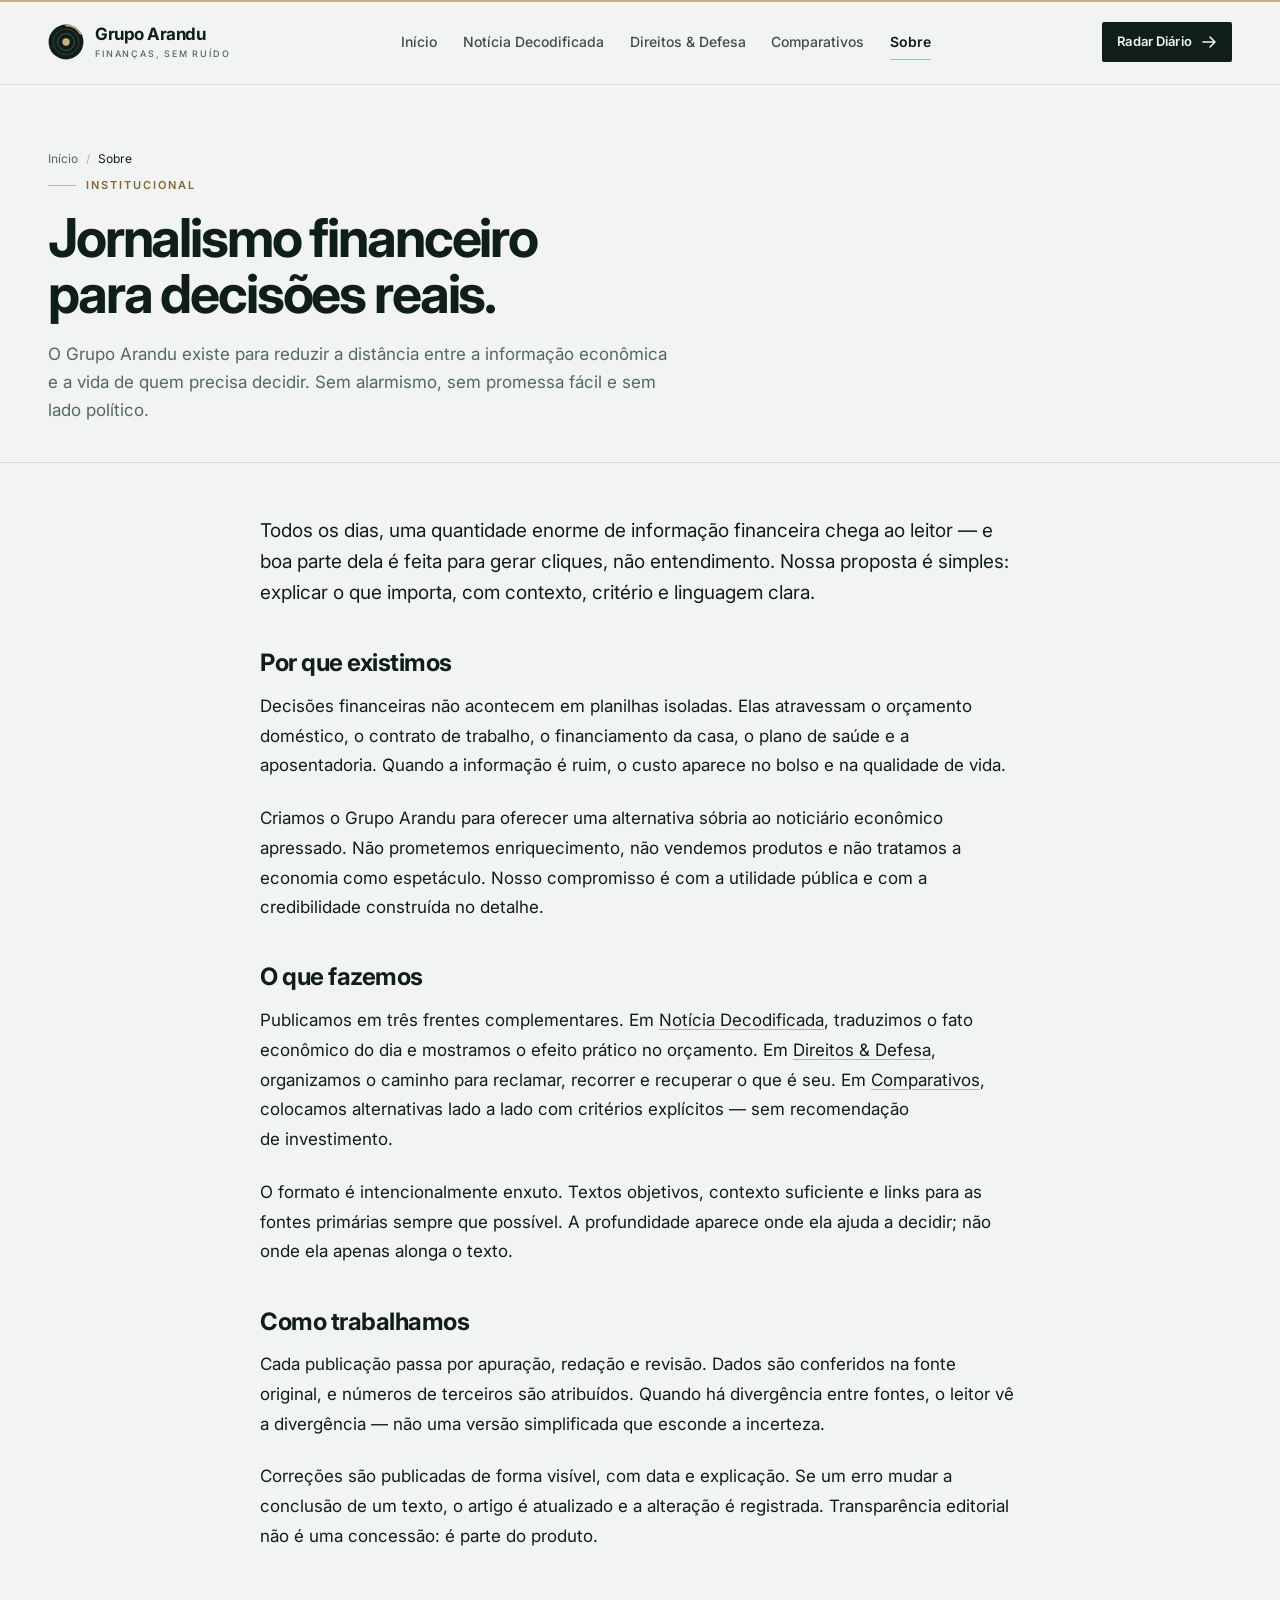
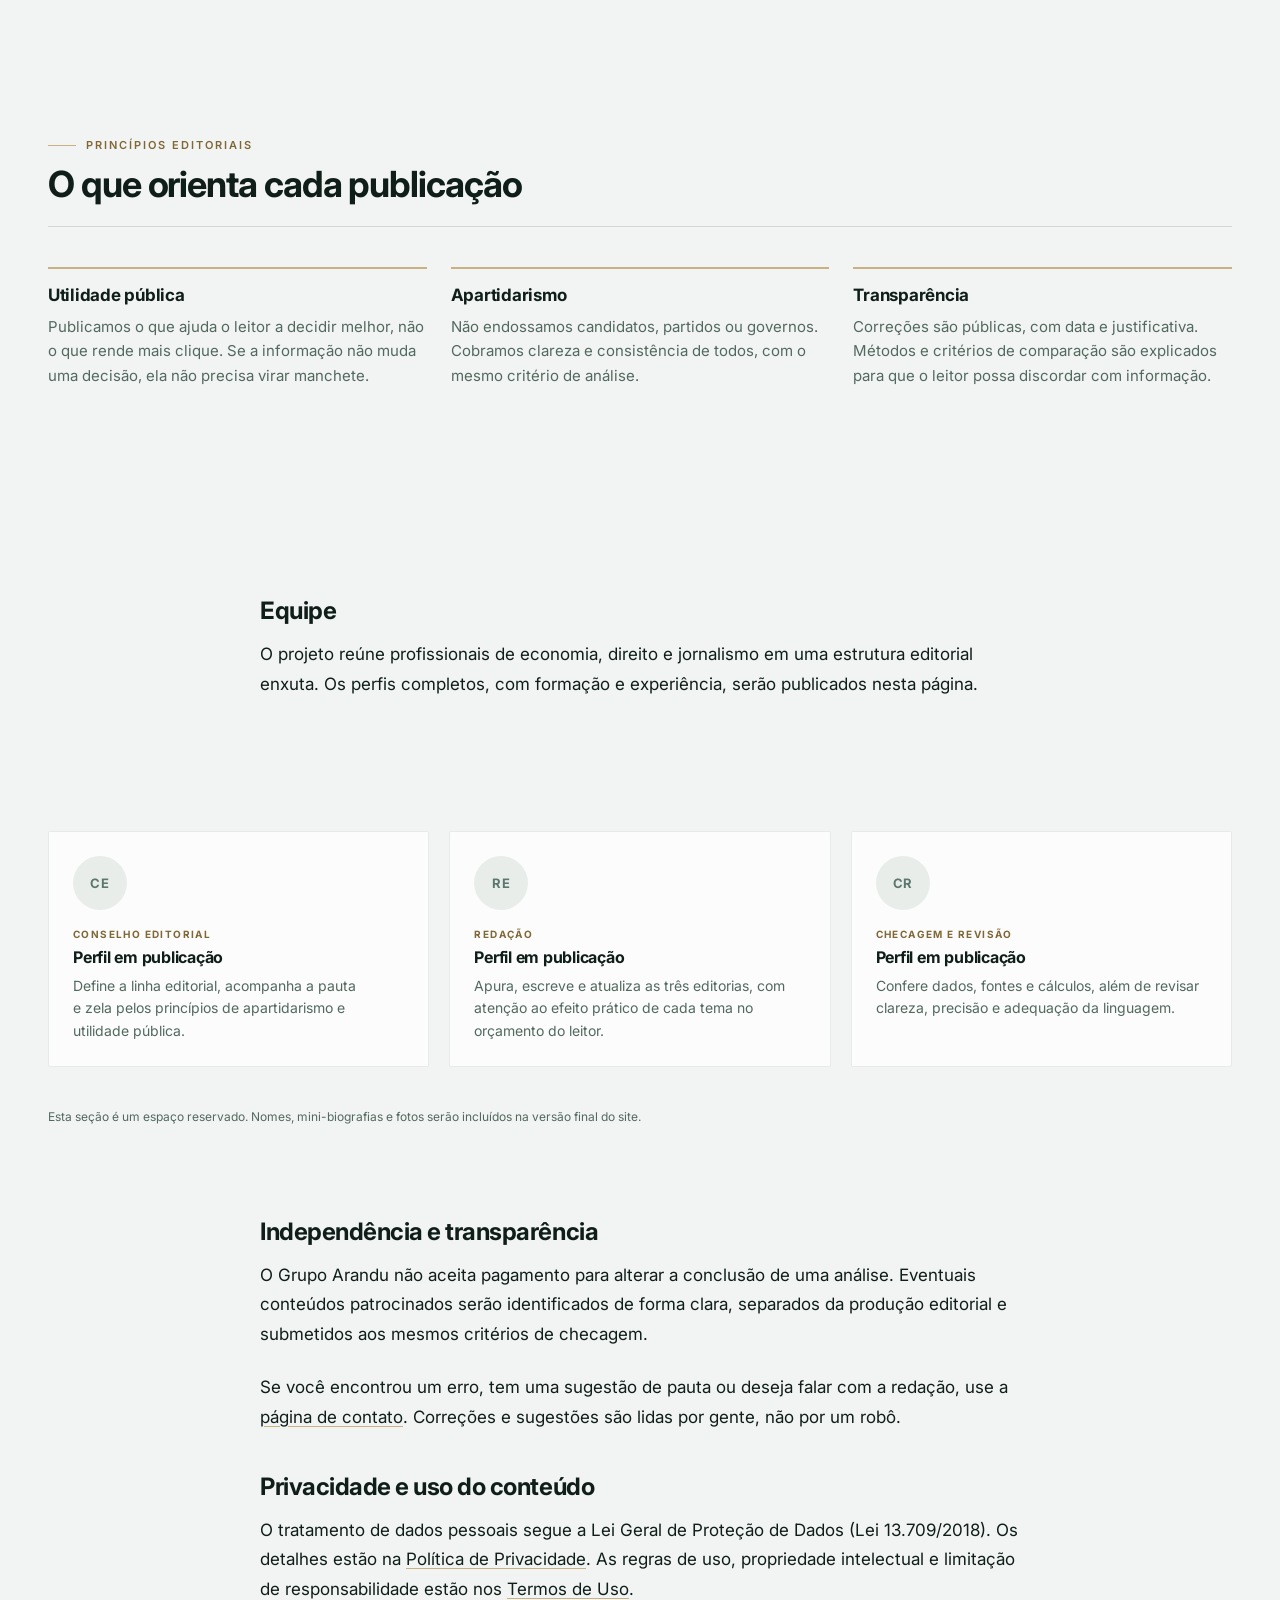
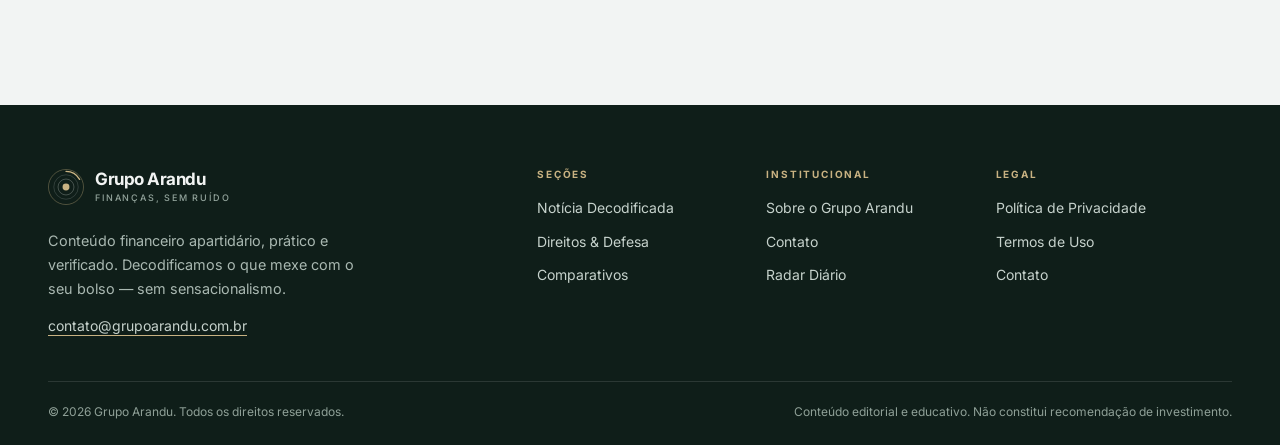
<file: sobre.html>
<!DOCTYPE html>
<html lang="pt-BR">
<head>
  <meta charset="UTF-8">
  <meta name="viewport" content="width=device-width, initial-scale=1">
  <title>Sobre o Grupo Arandu — Jornalismo financeiro apartidário</title>
  <meta name="description" content="Conheça a missão do Grupo Arandu: conteúdo financeiro apartidário, útil e sem sensacionalismo. Nossa forma de trabalhar, princípios editoriais e equipe.">
  <meta name="robots" content="index, follow, max-image-preview:large">
  <meta name="theme-color" content="#0F1E19">
  <link rel="canonical" href="https://grupoarandu.com.br/sobre.html">

  <!-- Open Graph -->
  <meta property="og:type" content="website">
  <meta property="og:site_name" content="Grupo Arandu">
  <meta property="og:locale" content="pt_BR">
  <meta property="og:url" content="https://grupoarandu.com.br/sobre.html">
  <meta property="og:title" content="Sobre o Grupo Arandu — Jornalismo financeiro apartidário">
  <meta property="og:description" content="Conteúdo financeiro útil, verificado e sem sensacionalismo. Conheça nossa missão, nossos princípios e como trabalhamos.">
  <meta property="og:image" content="https://grupoarandu.com.br/assets/img/og-image.png">
  <meta property="og:image:width" content="1200">
  <meta property="og:image:height" content="630">
  <meta property="og:image:alt" content="Grupo Arandu — conteúdo financeiro apartidário e prático.">

  <!-- Twitter / X -->
  <meta name="twitter:card" content="summary_large_image">
  <meta name="twitter:title" content="Sobre o Grupo Arandu — Jornalismo financeiro apartidário">
  <meta name="twitter:description" content="Conteúdo financeiro útil, verificado e sem sensacionalismo.">
  <meta name="twitter:image" content="https://grupoarandu.com.br/assets/img/og-image.png">

  <!-- Ícones -->
  <link rel="icon" href="assets/img/favicon.svg" type="image/svg+xml">
  <link rel="icon" href="assets/img/favicon-32.png" sizes="32x32" type="image/png">
  <link rel="apple-touch-icon" href="assets/img/apple-touch-icon.png">

  <!-- Tipografia -->
  <link rel="preconnect" href="https://fonts.googleapis.com">
  <link rel="preconnect" href="https://fonts.gstatic.com" crossorigin>
  <link href="https://fonts.googleapis.com/css2?family=Inter:wght@400;500;600;700&amp;display=swap" rel="stylesheet">

  <link rel="stylesheet" href="style.css">

  <script type="application/ld+json">
  {
    "@context": "https://schema.org",
    "@graph": [
      {
        "@type": "AboutPage",
        "name": "Sobre o Grupo Arandu",
        "url": "https://grupoarandu.com.br/sobre.html",
        "description": "Missão, princípios editoriais e equipe do Grupo Arandu.",
        "inLanguage": "pt-BR",
        "isPartOf": {
          "@type": "WebSite",
          "name": "Grupo Arandu",
          "url": "https://grupoarandu.com.br/"
        }
      },
      {
        "@type": "Organization",
        "name": "Grupo Arandu",
        "url": "https://grupoarandu.com.br/",
        "logo": "https://grupoarandu.com.br/assets/img/icon-512.png",
        "email": "contato@grupoarandu.com.br",
        "description": "Conteúdo financeiro apartidário, prático e verificado."
      }
    ]
  }
  </script>
</head>
<body>
  <a class="skip-link" href="#conteudo">Pular para o conteúdo</a>

  <header class="site-header" data-header>
    <div class="container header__inner">
      <a class="brand" href="index.html">
        <img class="brand__mark" src="assets/img/logo-arandu.svg" alt="" width="36" height="36">
        <span class="brand__text">
          <span class="brand__name">Grupo Arandu</span>
          <span class="brand__tag">Finanças, sem ruído</span>
        </span>
      </a>

      <nav class="nav" id="menu-principal" aria-label="Navegação principal" data-nav>
        <ul class="nav__list" role="list">
          <li><a class="nav__link" href="index.html">Início</a></li>
          <li><a class="nav__link" href="noticia.html">Notícia Decodificada</a></li>
          <li><a class="nav__link" href="direitos.html">Direitos &amp; Defesa</a></li>
          <li><a class="nav__link" href="comparativos.html">Comparativos</a></li>
          <li><a class="nav__link" href="sobre.html" aria-current="page">Sobre</a></li>
        </ul>
      </nav>

      <div class="header__actions">
        <a class="btn btn--primary btn--sm header__cta" href="index.html#newsletter">
          <span class="header__cta-long">Radar Diário</span>
          <span class="header__cta-short">Radar</span>
          <svg class="icon" viewBox="0 0 16 16" width="16" height="16" aria-hidden="true" focusable="false">
            <path d="M2 8h11M9 3l5 5-5 5" fill="none" stroke="currentColor" stroke-width="1.5" stroke-linecap="round" stroke-linejoin="round"/>
          </svg>
        </a>
        <button class="nav-toggle" type="button" aria-expanded="false" aria-controls="menu-principal" aria-label="Abrir menu de navegação" data-nav-toggle>
          <span class="nav-toggle__bar"></span>
          <span class="nav-toggle__bar"></span>
          <span class="nav-toggle__bar"></span>
        </button>
      </div>
    </div>
  </header>

  <main id="conteudo">
    <div class="page-head">
      <div class="container">
        <nav class="breadcrumbs" aria-label="Você está aqui">
          <a href="index.html">Início</a>
          <span class="breadcrumbs__sep" aria-hidden="true">/</span>
          <span aria-current="page">Sobre</span>
        </nav>
        <div class="page-head__intro">
          <p class="eyebrow">Institucional</p>
          <h1 class="page-head__title">Jornalismo financeiro para decisões reais.</h1>
          <p class="page-head__desc">O Grupo Arandu existe para reduzir a distância entre a informação econômica e a vida de quem precisa decidir. Sem alarmismo, sem promessa fácil e sem lado político.</p>
        </div>
      </div>
    </div>

    <div class="container">
      <div class="prose">
        <p class="prose__lead">Todos os dias, uma quantidade enorme de informação financeira chega ao leitor — e boa parte dela é feita para gerar cliques, não entendimento. Nossa proposta é simples: explicar o que importa, com contexto, critério e linguagem clara.</p>

        <h2>Por que existimos</h2>
        <p>Decisões financeiras não acontecem em planilhas isoladas. Elas atravessam o orçamento doméstico, o contrato de trabalho, o financiamento da casa, o plano de saúde e a aposentadoria. Quando a informação é ruim, o custo aparece no bolso e na qualidade de vida.</p>
        <p>Criamos o Grupo Arandu para oferecer uma alternativa sóbria ao noticiário econômico apressado. Não prometemos enriquecimento, não vendemos produtos e não tratamos a economia como espetáculo. Nosso compromisso é com a utilidade pública e com a credibilidade construída no detalhe.</p>

        <h2>O que fazemos</h2>
        <p>Publicamos em três frentes complementares. Em <a href="noticia.html">Notícia Decodificada</a>, traduzimos o fato econômico do dia e mostramos o efeito prático no orçamento. Em <a href="direitos.html">Direitos &amp; Defesa</a>, organizamos o caminho para reclamar, recorrer e recuperar o que é seu. Em <a href="comparativos.html">Comparativos</a>, colocamos alternativas lado a lado com critérios explícitos — sem recomendação de investimento.</p>
        <p>O formato é intencionalmente enxuto. Textos objetivos, contexto suficiente e links para as fontes primárias sempre que possível. A profundidade aparece onde ela ajuda a decidir; não onde ela apenas alonga o texto.</p>

        <h2>Como trabalhamos</h2>
        <p>Cada publicação passa por apuração, redação e revisão. Dados são conferidos na fonte original, e números de terceiros são atribuídos. Quando há divergência entre fontes, o leitor vê a divergência — não uma versão simplificada que esconde a incerteza.</p>
        <p>Correções são publicadas de forma visível, com data e explicação. Se um erro mudar a conclusão de um texto, o artigo é atualizado e a alteração é registrada. Transparência editorial não é uma concessão: é parte do produto.</p>
      </div>
    </div>

    <section class="section" aria-labelledby="principios-title">
      <div class="container">
        <div class="section__head">
          <div>
            <p class="eyebrow">Princípios editoriais</p>
            <h2 class="section__title" id="principios-title">O que orienta cada publicação</h2>
          </div>
        </div>

        <div class="values">
          <article class="value">
            <h3 class="value__title">Utilidade pública</h3>
            <p class="value__text">Publicamos o que ajuda o leitor a decidir melhor, não o que rende mais clique. Se a informação não muda uma decisão, ela não precisa virar manchete.</p>
          </article>
          <article class="value">
            <h3 class="value__title">Apartidarismo</h3>
            <p class="value__text">Não endossamos candidatos, partidos ou governos. Cobramos clareza e consistência de todos, com o mesmo critério de análise.</p>
          </article>
          <article class="value">
            <h3 class="value__title">Transparência</h3>
            <p class="value__text">Correções são públicas, com data e justificativa. Métodos e critérios de comparação são explicados para que o leitor possa discordar com informação.</p>
          </article>
        </div>
      </div>
    </section>

    <div class="container">
      <div class="prose">
        <h2 id="equipe">Equipe</h2>
        <p>O projeto reúne profissionais de economia, direito e jornalismo em uma estrutura editorial enxuta. Os perfis completos, com formação e experiência, serão publicados nesta página.</p>
      </div>
    </div>

    <div class="container">
      <div class="team">
        <article class="team__card">
          <div class="team__avatar" aria-hidden="true">CE</div>
          <p class="team__role">Conselho editorial</p>
          <h3 class="team__name">Perfil em publicação</h3>
          <p class="team__text">Define a linha editorial, acompanha a pauta e zela pelos princípios de apartidarismo e utilidade pública.</p>
        </article>
        <article class="team__card">
          <div class="team__avatar" aria-hidden="true">RE</div>
          <p class="team__role">Redação</p>
          <h3 class="team__name">Perfil em publicação</h3>
          <p class="team__text">Apura, escreve e atualiza as três editorias, com atenção ao efeito prático de cada tema no orçamento do leitor.</p>
        </article>
        <article class="team__card">
          <div class="team__avatar" aria-hidden="true">CR</div>
          <p class="team__role">Checagem e revisão</p>
          <h3 class="team__name">Perfil em publicação</h3>
          <p class="team__text">Confere dados, fontes e cálculos, além de revisar clareza, precisão e adequação da linguagem.</p>
        </article>
      </div>
      <p class="team__note">Esta seção é um espaço reservado. Nomes, mini-biografias e fotos serão incluídos na versão final do site.</p>
    </div>

    <div class="container">
      <div class="prose">
        <h2>Independência e transparência</h2>
        <p>O Grupo Arandu não aceita pagamento para alterar a conclusão de uma análise. Eventuais conteúdos patrocinados serão identificados de forma clara, separados da produção editorial e submetidos aos mesmos critérios de checagem.</p>
        <p>Se você encontrou um erro, tem uma sugestão de pauta ou deseja falar com a redação, use a <a href="contato.html">página de contato</a>. Correções e sugestões são lidas por gente, não por um robô.</p>

        <h2>Privacidade e uso do conteúdo</h2>
        <p>O tratamento de dados pessoais segue a Lei Geral de Proteção de Dados (Lei 13.709/2018). Os detalhes estão na <a href="politica-de-privacidade.html">Política de Privacidade</a>. As regras de uso, propriedade intelectual e limitação de responsabilidade estão nos <a href="termos-de-uso.html">Termos de Uso</a>.</p>
      </div>
    </div>
  </main>

  <footer class="site-footer">
    <div class="container">
      <div class="footer__grid">
        <div class="footer__brand">
          <a class="brand" href="index.html">
            <img class="brand__mark" src="assets/img/logo-arandu.svg" alt="" width="36" height="36">
            <span class="brand__text">
              <span class="brand__name">Grupo Arandu</span>
              <span class="brand__tag">Finanças, sem ruído</span>
            </span>
          </a>
          <p class="footer__desc">Conteúdo financeiro apartidário, prático e verificado. Decodificamos o que mexe com o seu bolso — sem sensacionalismo.</p>
          <p class="footer__contact"><a href="mailto:contato@grupoarandu.com.br">contato@grupoarandu.com.br</a></p>
        </div>

        <div>
          <h2 class="footer__heading">Seções</h2>
          <ul class="footer__list" role="list">
            <li><a href="noticia.html">Notícia Decodificada</a></li>
            <li><a href="direitos.html">Direitos &amp; Defesa</a></li>
            <li><a href="comparativos.html">Comparativos</a></li>
          </ul>
        </div>

        <div>
          <h2 class="footer__heading">Institucional</h2>
          <ul class="footer__list" role="list">
            <li><a href="sobre.html">Sobre o Grupo Arandu</a></li>
            <li><a href="contato.html">Contato</a></li>
            <li><a href="index.html#newsletter">Radar Diário</a></li>
          </ul>
        </div>

        <div>
          <h2 class="footer__heading">Legal</h2>
          <ul class="footer__list" role="list">
            <li><a href="politica-de-privacidade.html">Política de Privacidade</a></li>
            <li><a href="termos-de-uso.html">Termos de Uso</a></li>
            <li><a href="contato.html">Contato</a></li>
          </ul>
        </div>
      </div>

      <div class="footer__bottom">
        <p>© <span data-year>2026</span> Grupo Arandu. Todos os direitos reservados.</p>
        <p>Conteúdo editorial e educativo. Não constitui recomendação de investimento.</p>
      </div>
    </div>
  </footer>

  <script src="script.js" defer></script>
</body>
</html>
</file>
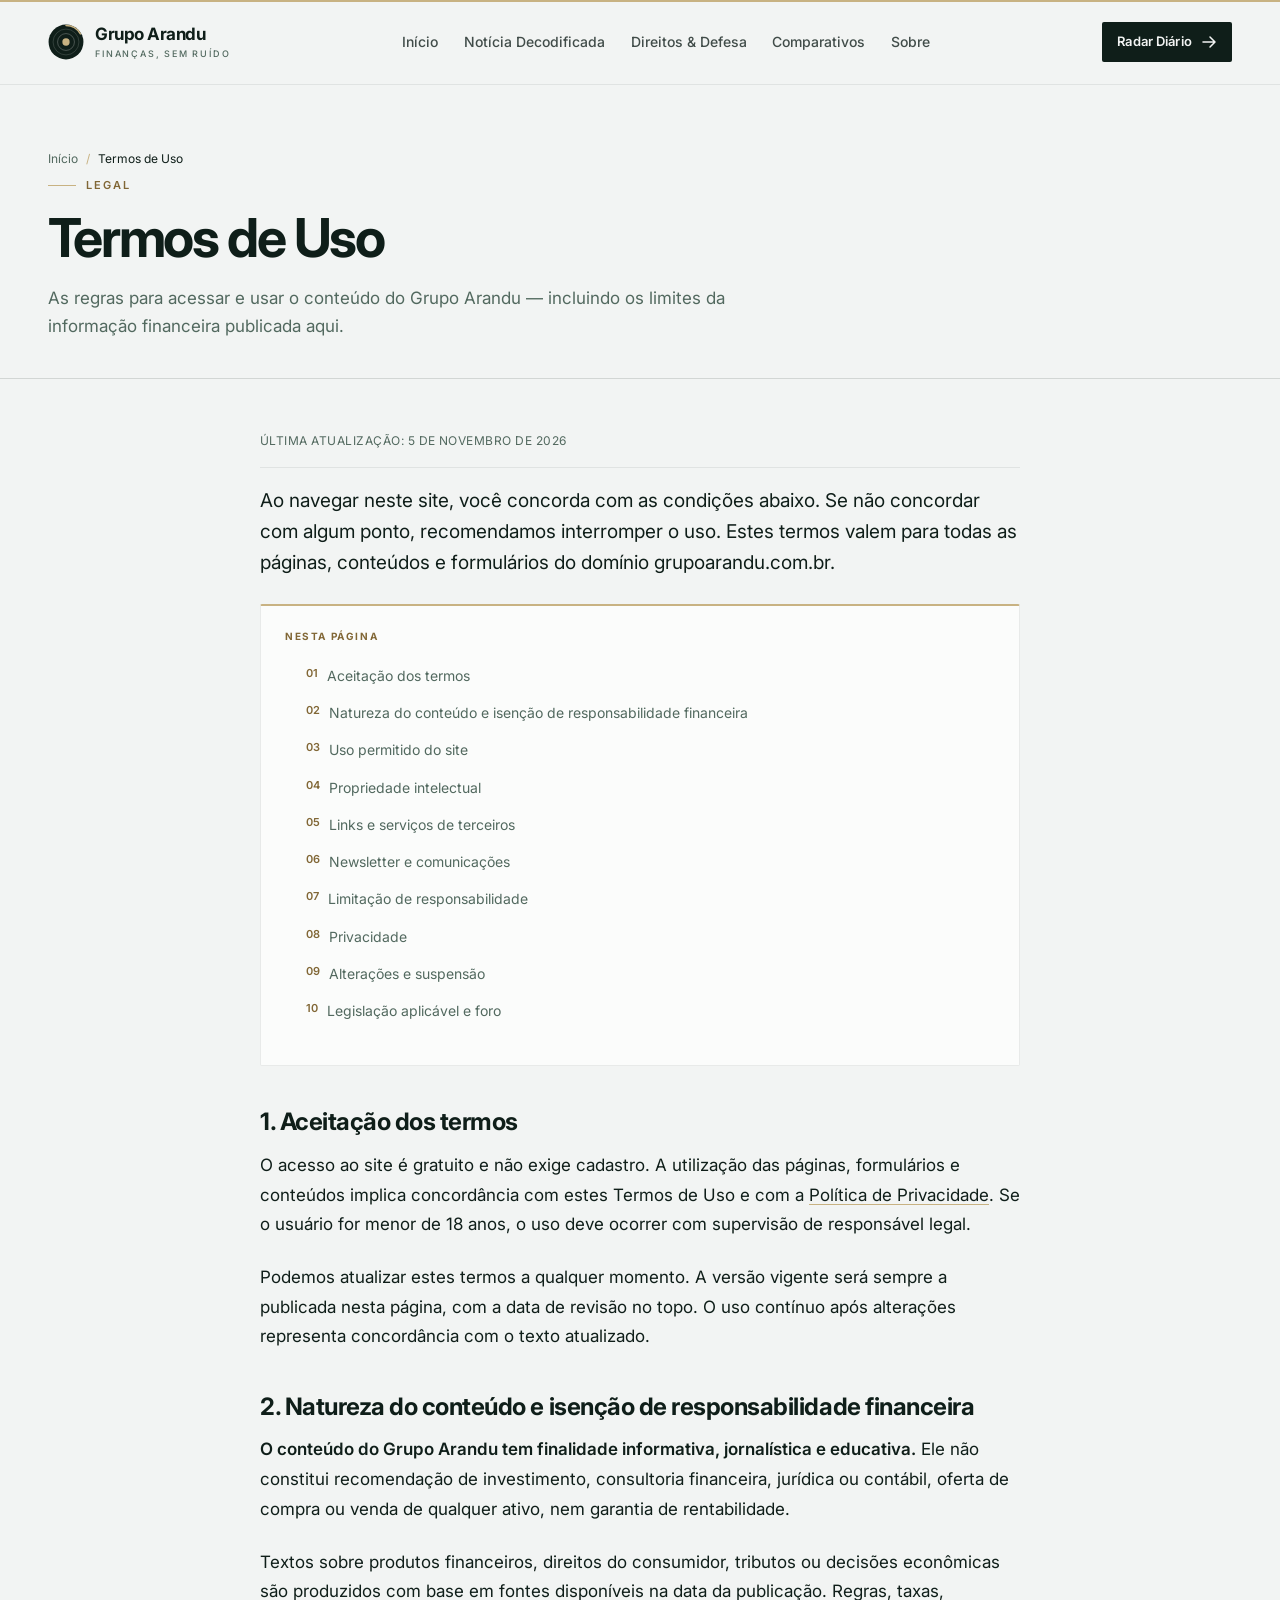
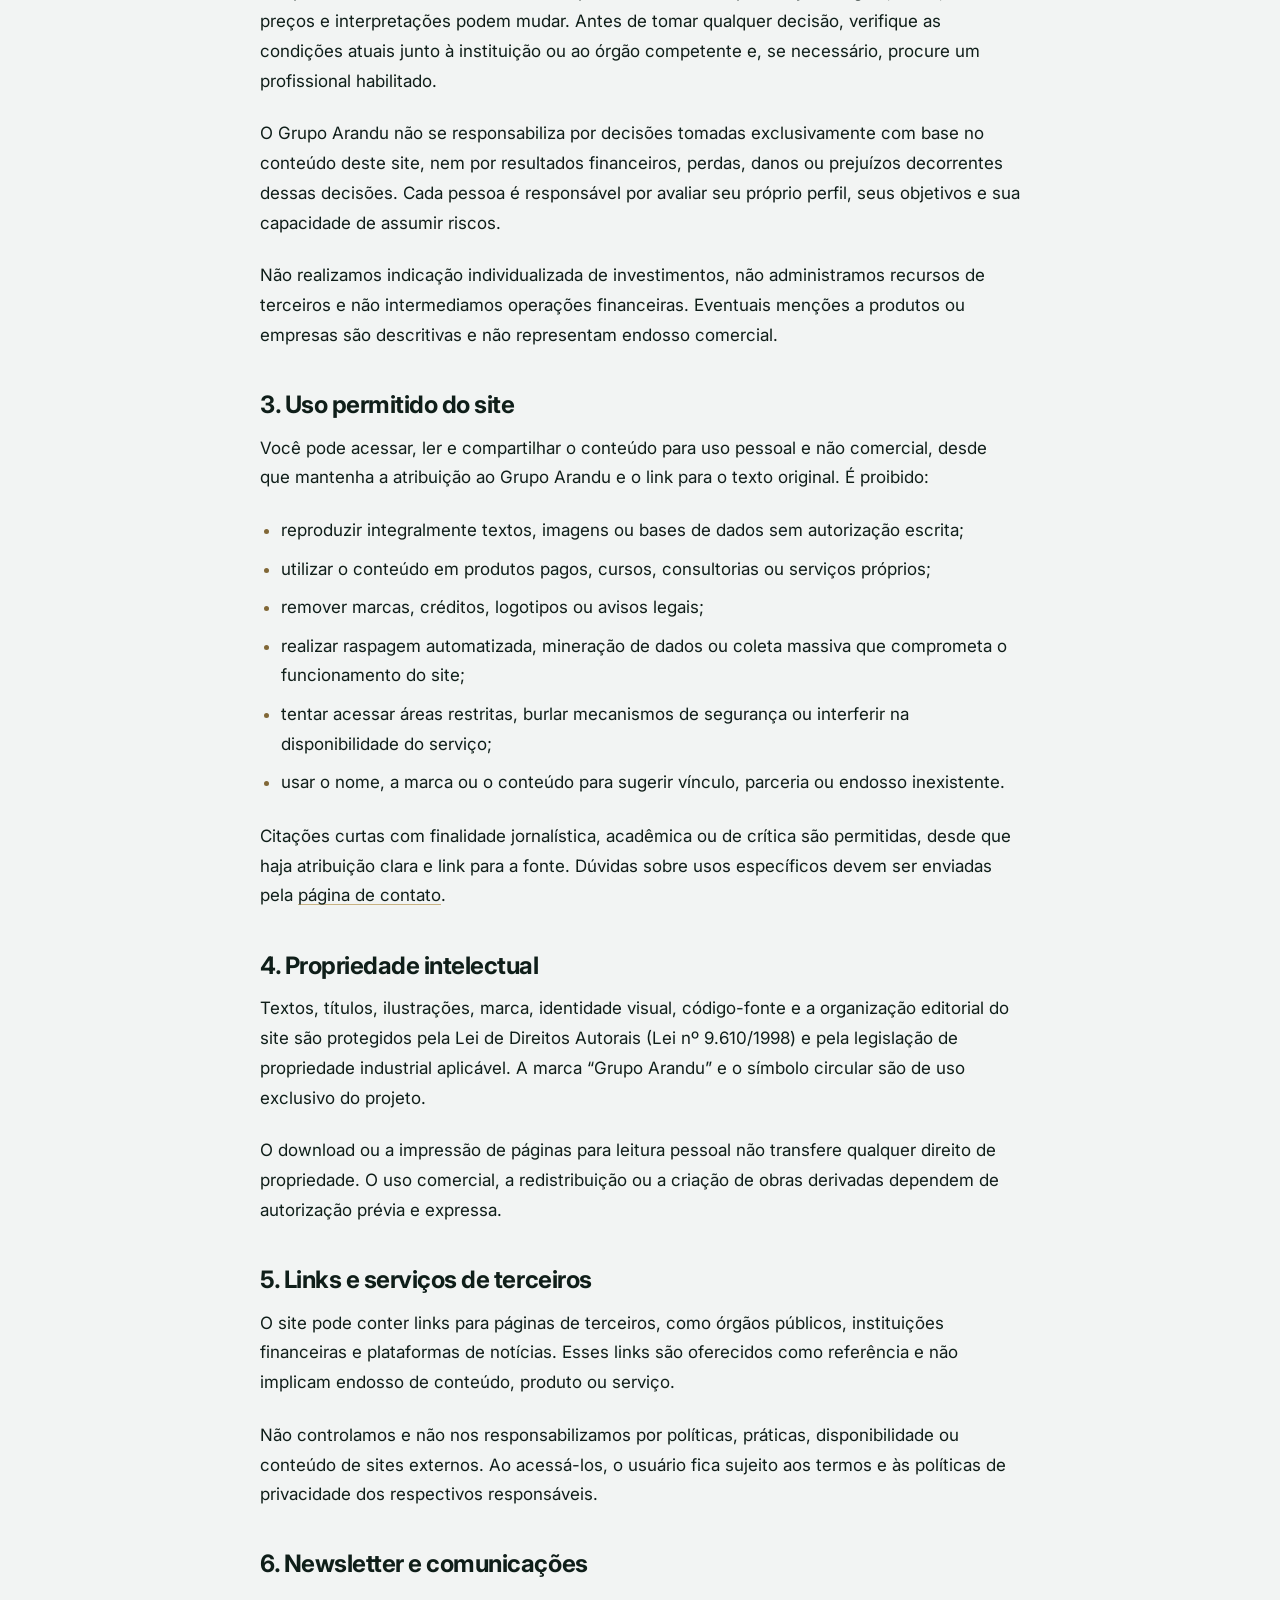
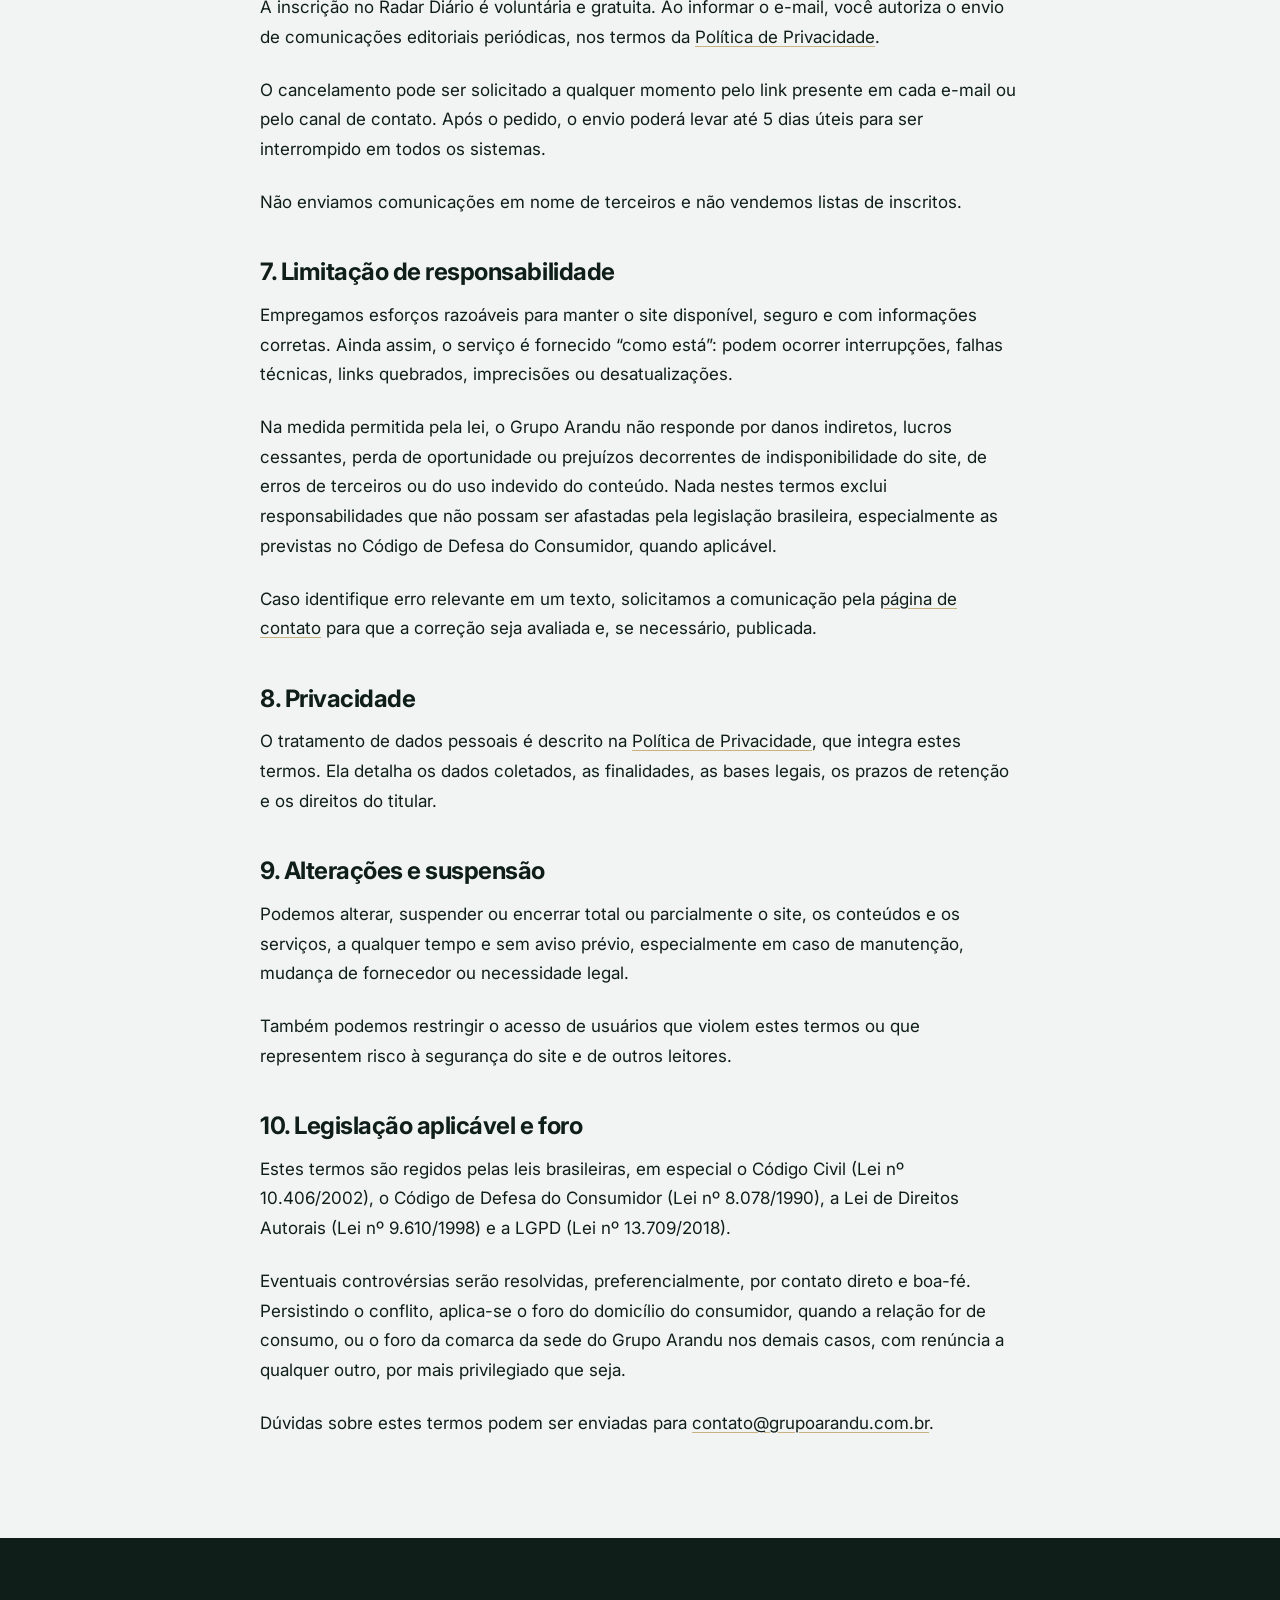
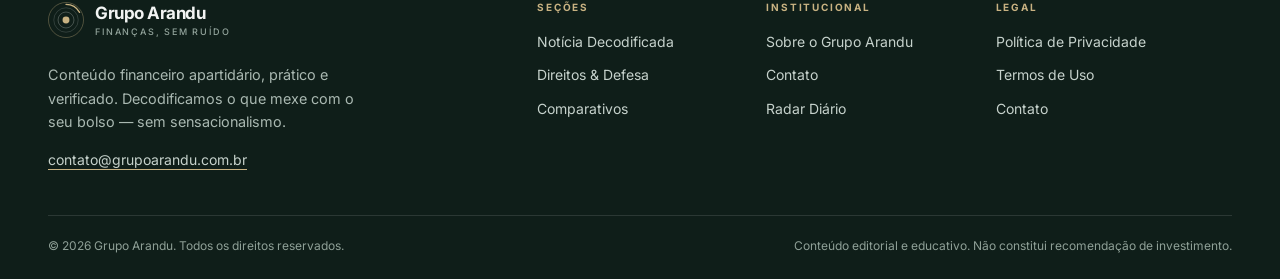
<file: termos-de-uso.html>
<!DOCTYPE html>
<html lang="pt-BR">
<head>
  <meta charset="UTF-8">
  <meta name="viewport" content="width=device-width, initial-scale=1">
  <title>Termos de Uso — Grupo Arandu</title>
  <meta name="description" content="Regras de uso do site do Grupo Arandu, propriedade intelectual e isenção de responsabilidade financeira. Leia antes de utilizar o conteúdo.">
  <meta name="robots" content="index, follow">
  <meta name="theme-color" content="#0F1E19">
  <link rel="canonical" href="https://grupoarandu.com.br/termos-de-uso.html">

  <!-- Open Graph -->
  <meta property="og:type" content="website">
  <meta property="og:site_name" content="Grupo Arandu">
  <meta property="og:locale" content="pt_BR">
  <meta property="og:url" content="https://grupoarandu.com.br/termos-de-uso.html">
  <meta property="og:title" content="Termos de Uso — Grupo Arandu">
  <meta property="og:description" content="Regras de uso, propriedade intelectual e isenção de responsabilidade financeira.">
  <meta property="og:image" content="https://grupoarandu.com.br/assets/img/og-image.png">
  <meta property="og:image:width" content="1200">
  <meta property="og:image:height" content="630">
  <meta property="og:image:alt" content="Grupo Arandu — conteúdo financeiro apartidário e prático.">

  <!-- Twitter / X -->
  <meta name="twitter:card" content="summary_large_image">
  <meta name="twitter:title" content="Termos de Uso — Grupo Arandu">
  <meta name="twitter:description" content="Regras de uso, propriedade intelectual e isenção de responsabilidade financeira.">
  <meta name="twitter:image" content="https://grupoarandu.com.br/assets/img/og-image.png">

  <!-- Ícones -->
  <link rel="icon" href="assets/img/favicon.svg" type="image/svg+xml">
  <link rel="icon" href="assets/img/favicon-32.png" sizes="32x32" type="image/png">
  <link rel="apple-touch-icon" href="assets/img/apple-touch-icon.png">

  <!-- Tipografia -->
  <link rel="preconnect" href="https://fonts.googleapis.com">
  <link rel="preconnect" href="https://fonts.gstatic.com" crossorigin>
  <link href="https://fonts.googleapis.com/css2?family=Inter:wght@400;500;600;700&amp;display=swap" rel="stylesheet">

  <link rel="stylesheet" href="style.css">
</head>
<body>
  <a class="skip-link" href="#conteudo">Pular para o conteúdo</a>

  <header class="site-header" data-header>
    <div class="container header__inner">
      <a class="brand" href="index.html">
        <img class="brand__mark" src="assets/img/logo-arandu.svg" alt="" width="36" height="36">
        <span class="brand__text">
          <span class="brand__name">Grupo Arandu</span>
          <span class="brand__tag">Finanças, sem ruído</span>
        </span>
      </a>

      <nav class="nav" id="menu-principal" aria-label="Navegação principal" data-nav>
        <ul class="nav__list" role="list">
          <li><a class="nav__link" href="index.html">Início</a></li>
          <li><a class="nav__link" href="noticia.html">Notícia Decodificada</a></li>
          <li><a class="nav__link" href="direitos.html">Direitos &amp; Defesa</a></li>
          <li><a class="nav__link" href="comparativos.html">Comparativos</a></li>
          <li><a class="nav__link" href="sobre.html">Sobre</a></li>
        </ul>
      </nav>

      <div class="header__actions">
        <a class="btn btn--primary btn--sm header__cta" href="index.html#newsletter">
          <span class="header__cta-long">Radar Diário</span>
          <span class="header__cta-short">Radar</span>
          <svg class="icon" viewBox="0 0 16 16" width="16" height="16" aria-hidden="true" focusable="false">
            <path d="M2 8h11M9 3l5 5-5 5" fill="none" stroke="currentColor" stroke-width="1.5" stroke-linecap="round" stroke-linejoin="round"/>
          </svg>
        </a>
        <button class="nav-toggle" type="button" aria-expanded="false" aria-controls="menu-principal" aria-label="Abrir menu de navegação" data-nav-toggle>
          <span class="nav-toggle__bar"></span>
          <span class="nav-toggle__bar"></span>
          <span class="nav-toggle__bar"></span>
        </button>
      </div>
    </div>
  </header>

  <main id="conteudo">
    <div class="page-head">
      <div class="container">
        <nav class="breadcrumbs" aria-label="Você está aqui">
          <a href="index.html">Início</a>
          <span class="breadcrumbs__sep" aria-hidden="true">/</span>
          <span aria-current="page">Termos de Uso</span>
        </nav>
        <div class="page-head__intro">
          <p class="eyebrow">Legal</p>
          <h1 class="page-head__title">Termos de Uso</h1>
          <p class="page-head__desc">As regras para acessar e usar o conteúdo do Grupo Arandu — incluindo os limites da informação financeira publicada aqui.</p>
        </div>
      </div>
    </div>

    <div class="container">
      <div class="prose">
        <p class="prose__updated">Última atualização: 5 de novembro de 2026</p>

        <p class="prose__lead">Ao navegar neste site, você concorda com as condições abaixo. Se não concordar com algum ponto, recomendamos interromper o uso. Estes termos valem para todas as páginas, conteúdos e formulários do domínio grupoarandu.com.br.</p>

        <nav class="toc" aria-labelledby="toc-title">
          <p class="toc__title" id="toc-title">Nesta página</p>
          <ol class="toc__list" role="list">
            <li><a href="#aceitacao">Aceitação dos termos</a></li>
            <li><a href="#natureza">Natureza do conteúdo e isenção de responsabilidade financeira</a></li>
            <li><a href="#uso">Uso permitido do site</a></li>
            <li><a href="#propriedade">Propriedade intelectual</a></li>
            <li><a href="#terceiros">Links e serviços de terceiros</a></li>
            <li><a href="#newsletter">Newsletter e comunicações</a></li>
            <li><a href="#limitacao">Limitação de responsabilidade</a></li>
            <li><a href="#privacidade">Privacidade</a></li>
            <li><a href="#alteracoes">Alterações e suspensão</a></li>
            <li><a href="#legislacao">Legislação aplicável e foro</a></li>
          </ol>
        </nav>

        <h2 id="aceitacao">1. Aceitação dos termos</h2>
        <p>O acesso ao site é gratuito e não exige cadastro. A utilização das páginas, formulários e conteúdos implica concordância com estes Termos de Uso e com a <a href="politica-de-privacidade.html">Política de Privacidade</a>. Se o usuário for menor de 18 anos, o uso deve ocorrer com supervisão de responsável legal.</p>
        <p>Podemos atualizar estes termos a qualquer momento. A versão vigente será sempre a publicada nesta página, com a data de revisão no topo. O uso contínuo após alterações representa concordância com o texto atualizado.</p>

        <h2 id="natureza">2. Natureza do conteúdo e isenção de responsabilidade financeira</h2>
        <p><strong>O conteúdo do Grupo Arandu tem finalidade informativa, jornalística e educativa.</strong> Ele não constitui recomendação de investimento, consultoria financeira, jurídica ou contábil, oferta de compra ou venda de qualquer ativo, nem garantia de rentabilidade.</p>
        <p>Textos sobre produtos financeiros, direitos do consumidor, tributos ou decisões econômicas são produzidos com base em fontes disponíveis na data da publicação. Regras, taxas, preços e interpretações podem mudar. Antes de tomar qualquer decisão, verifique as condições atuais junto à instituição ou ao órgão competente e, se necessário, procure um profissional habilitado.</p>
        <p>O Grupo Arandu não se responsabiliza por decisões tomadas exclusivamente com base no conteúdo deste site, nem por resultados financeiros, perdas, danos ou prejuízos decorrentes dessas decisões. Cada pessoa é responsável por avaliar seu próprio perfil, seus objetivos e sua capacidade de assumir riscos.</p>
        <p>Não realizamos indicação individualizada de investimentos, não administramos recursos de terceiros e não intermediamos operações financeiras. Eventuais menções a produtos ou empresas são descritivas e não representam endosso comercial.</p>

        <h2 id="uso">3. Uso permitido do site</h2>
        <p>Você pode acessar, ler e compartilhar o conteúdo para uso pessoal e não comercial, desde que mantenha a atribuição ao Grupo Arandu e o link para o texto original. É proibido:</p>
        <ul>
          <li>reproduzir integralmente textos, imagens ou bases de dados sem autorização escrita;</li>
          <li>utilizar o conteúdo em produtos pagos, cursos, consultorias ou serviços próprios;</li>
          <li>remover marcas, créditos, logotipos ou avisos legais;</li>
          <li>realizar raspagem automatizada, mineração de dados ou coleta massiva que comprometa o funcionamento do site;</li>
          <li>tentar acessar áreas restritas, burlar mecanismos de segurança ou interferir na disponibilidade do serviço;</li>
          <li>usar o nome, a marca ou o conteúdo para sugerir vínculo, parceria ou endosso inexistente.</li>
        </ul>
        <p>Citações curtas com finalidade jornalística, acadêmica ou de crítica são permitidas, desde que haja atribuição clara e link para a fonte. Dúvidas sobre usos específicos devem ser enviadas pela <a href="contato.html">página de contato</a>.</p>

        <h2 id="propriedade">4. Propriedade intelectual</h2>
        <p>Textos, títulos, ilustrações, marca, identidade visual, código-fonte e a organização editorial do site são protegidos pela Lei de Direitos Autorais (Lei nº 9.610/1998) e pela legislação de propriedade industrial aplicável. A marca “Grupo Arandu” e o símbolo circular são de uso exclusivo do projeto.</p>
        <p>O download ou a impressão de páginas para leitura pessoal não transfere qualquer direito de propriedade. O uso comercial, a redistribuição ou a criação de obras derivadas dependem de autorização prévia e expressa.</p>

        <h2 id="terceiros">5. Links e serviços de terceiros</h2>
        <p>O site pode conter links para páginas de terceiros, como órgãos públicos, instituições financeiras e plataformas de notícias. Esses links são oferecidos como referência e não implicam endosso de conteúdo, produto ou serviço.</p>
        <p>Não controlamos e não nos responsabilizamos por políticas, práticas, disponibilidade ou conteúdo de sites externos. Ao acessá-los, o usuário fica sujeito aos termos e às políticas de privacidade dos respectivos responsáveis.</p>

        <h2 id="newsletter">6. Newsletter e comunicações</h2>
        <p>A inscrição no Radar Diário é voluntária e gratuita. Ao informar o e-mail, você autoriza o envio de comunicações editoriais periódicas, nos termos da <a href="politica-de-privacidade.html">Política de Privacidade</a>.</p>
        <p>O cancelamento pode ser solicitado a qualquer momento pelo link presente em cada e-mail ou pelo canal de contato. Após o pedido, o envio poderá levar até 5 dias úteis para ser interrompido em todos os sistemas.</p>
        <p>Não enviamos comunicações em nome de terceiros e não vendemos listas de inscritos.</p>

        <h2 id="limitacao">7. Limitação de responsabilidade</h2>
        <p>Empregamos esforços razoáveis para manter o site disponível, seguro e com informações corretas. Ainda assim, o serviço é fornecido “como está”: podem ocorrer interrupções, falhas técnicas, links quebrados, imprecisões ou desatualizações.</p>
        <p>Na medida permitida pela lei, o Grupo Arandu não responde por danos indiretos, lucros cessantes, perda de oportunidade ou prejuízos decorrentes de indisponibilidade do site, de erros de terceiros ou do uso indevido do conteúdo. Nada nestes termos exclui responsabilidades que não possam ser afastadas pela legislação brasileira, especialmente as previstas no Código de Defesa do Consumidor, quando aplicável.</p>
        <p>Caso identifique erro relevante em um texto, solicitamos a comunicação pela <a href="contato.html">página de contato</a> para que a correção seja avaliada e, se necessário, publicada.</p>

        <h2 id="privacidade">8. Privacidade</h2>
        <p>O tratamento de dados pessoais é descrito na <a href="politica-de-privacidade.html">Política de Privacidade</a>, que integra estes termos. Ela detalha os dados coletados, as finalidades, as bases legais, os prazos de retenção e os direitos do titular.</p>

        <h2 id="alteracoes">9. Alterações e suspensão</h2>
        <p>Podemos alterar, suspender ou encerrar total ou parcialmente o site, os conteúdos e os serviços, a qualquer tempo e sem aviso prévio, especialmente em caso de manutenção, mudança de fornecedor ou necessidade legal.</p>
        <p>Também podemos restringir o acesso de usuários que violem estes termos ou que representem risco à segurança do site e de outros leitores.</p>

        <h2 id="legislacao">10. Legislação aplicável e foro</h2>
        <p>Estes termos são regidos pelas leis brasileiras, em especial o Código Civil (Lei nº 10.406/2002), o Código de Defesa do Consumidor (Lei nº 8.078/1990), a Lei de Direitos Autorais (Lei nº 9.610/1998) e a LGPD (Lei nº 13.709/2018).</p>
        <p>Eventuais controvérsias serão resolvidas, preferencialmente, por contato direto e boa-fé. Persistindo o conflito, aplica-se o foro do domicílio do consumidor, quando a relação for de consumo, ou o foro da comarca da sede do Grupo Arandu nos demais casos, com renúncia a qualquer outro, por mais privilegiado que seja.</p>
        <p>Dúvidas sobre estes termos podem ser enviadas para <a href="mailto:contato@grupoarandu.com.br">contato@grupoarandu.com.br</a>.</p>
      </div>
    </div>
  </main>

  <footer class="site-footer">
    <div class="container">
      <div class="footer__grid">
        <div class="footer__brand">
          <a class="brand" href="index.html">
            <img class="brand__mark" src="assets/img/logo-arandu.svg" alt="" width="36" height="36">
            <span class="brand__text">
              <span class="brand__name">Grupo Arandu</span>
              <span class="brand__tag">Finanças, sem ruído</span>
            </span>
          </a>
          <p class="footer__desc">Conteúdo financeiro apartidário, prático e verificado. Decodificamos o que mexe com o seu bolso — sem sensacionalismo.</p>
          <p class="footer__contact"><a href="mailto:contato@grupoarandu.com.br">contato@grupoarandu.com.br</a></p>
        </div>

        <div>
          <h2 class="footer__heading">Seções</h2>
          <ul class="footer__list" role="list">
            <li><a href="noticia.html">Notícia Decodificada</a></li>
            <li><a href="direitos.html">Direitos &amp; Defesa</a></li>
            <li><a href="comparativos.html">Comparativos</a></li>
          </ul>
        </div>

        <div>
          <h2 class="footer__heading">Institucional</h2>
          <ul class="footer__list" role="list">
            <li><a href="sobre.html">Sobre o Grupo Arandu</a></li>
            <li><a href="contato.html">Contato</a></li>
            <li><a href="index.html#newsletter">Radar Diário</a></li>
          </ul>
        </div>

        <div>
          <h2 class="footer__heading">Legal</h2>
          <ul class="footer__list" role="list">
            <li><a href="politica-de-privacidade.html">Política de Privacidade</a></li>
            <li><a href="termos-de-uso.html">Termos de Uso</a></li>
            <li><a href="contato.html">Contato</a></li>
          </ul>
        </div>
      </div>

      <div class="footer__bottom">
        <p>© <span data-year>2026</span> Grupo Arandu. Todos os direitos reservados.</p>
        <p>Conteúdo editorial e educativo. Não constitui recomendação de investimento.</p>
      </div>
    </div>
  </footer>

  <script src="script.js" defer></script>
</body>
</html>
</file>
<file: style.css>
/* ==========================================================================
   GRUPO ARANDU — Folha de estilo principal
   HTML5 + CSS3 puro · mobile-first · sem frameworks
   Paleta: #F2F4F3 (fundo) · #0F1E19 (texto) · #C8B282 (dourado) · #5C786E (sálvia)
   ========================================================================== */

/* --------------------------------------------------------------------------
   1. Variáveis de projeto
   -------------------------------------------------------------------------- */
:root {
  /* Cores */
  --color-bg: #f2f4f3;
  --color-surface: #fbfcfb;
  --color-surface-alt: #e8edea;
  --color-ink: #0f1e19;
  --color-ink-soft: #1b3229;
  --color-muted: #52695f;
  --color-sage: #5c786e;
  --color-gold: #c8b282;
  --color-gold-deep: #816736;
  --color-gold-soft: #d8c7a2;
  --color-line: rgba(15, 30, 25, 0.14);
  --color-line-soft: rgba(15, 30, 25, 0.08);
  --color-line-gold: rgba(200, 178, 130, 0.6);
  --color-danger: #8e2f22;
  --color-on-dark: #f2f4f3;
  --color-on-dark-muted: #b9c6c0;

  /* Tipografia */
  --font-sans: "Inter", "Roboto", system-ui, -apple-system, "Segoe UI", Arial,
    sans-serif;
  --fs-xs: 0.75rem;
  --fs-sm: 0.875rem;
  --fs-base: 1rem;
  --fs-lg: 1.0625rem;
  --fs-xl: 1.25rem;

  /* Layout */
  --max-width: 1200px;
  --max-width-text: 700px;
  --gutter: clamp(1.25rem, 4vw, 3rem);
  --header-height: 70px;
  --radius: 2px;
  --section-space: clamp(3rem, 6vw, 5rem);

  /* Movimento */
  --ease: cubic-bezier(0.22, 0.61, 0.36, 1);
  --speed: 0.3s;
}

@media (min-width: 1000px) {
  :root {
    --header-height: 84px;
  }
}

/* --------------------------------------------------------------------------
   2. Reset e base
   -------------------------------------------------------------------------- */
*,
*::before,
*::after {
  box-sizing: border-box;
}

* {
  margin: 0;
}

html {
  -webkit-text-size-adjust: 100%;
  scroll-behavior: smooth;
  scroll-padding-top: calc(var(--header-height) + 1.5rem);
}

body {
  background-color: var(--color-bg);
  color: var(--color-ink);
  font-family: var(--font-sans);
  font-size: var(--fs-base);
  font-weight: 400;
  line-height: 1.6;
  -webkit-font-smoothing: antialiased;
  -moz-osx-font-smoothing: grayscale;
  text-rendering: optimizeLegibility;
}

img,
svg {
  display: block;
  max-width: 100%;
}

img {
  height: auto;
}

h1,
h2,
h3,
h4 {
  font-weight: 700;
  line-height: 1.15;
  letter-spacing: -0.02em;
  text-wrap: balance;
}

p {
  text-wrap: pretty;
}

a {
  color: inherit;
  text-decoration: none;
}

button,
input,
select,
textarea {
  font: inherit;
  color: inherit;
}

button {
  padding: 0;
  border: 0;
  background: none;
  cursor: pointer;
}

ul[role="list"],
ol[role="list"] {
  padding: 0;
  list-style: none;
}

::selection {
  background-color: var(--color-gold);
  color: var(--color-ink);
}

:focus-visible {
  outline: 2px solid var(--color-gold-deep);
  outline-offset: 3px;
  border-radius: 1px;
}

/* --------------------------------------------------------------------------
   3. Utilitários
   -------------------------------------------------------------------------- */
.container {
  width: min(calc(100% - (var(--gutter) * 2)), var(--max-width));
  margin-inline: auto;
}

.sr-only {
  position: absolute;
  width: 1px;
  height: 1px;
  padding: 0;
  margin: -1px;
  overflow: hidden;
  clip: rect(0, 0, 0, 0);
  white-space: nowrap;
  border: 0;
}

.skip-link {
  position: fixed;
  top: 0.75rem;
  left: 0.75rem;
  z-index: 200;
  padding: 0.65rem 1rem;
  background-color: var(--color-ink);
  color: var(--color-on-dark);
  font-size: var(--fs-sm);
  font-weight: 600;
  border-radius: var(--radius);
  transform: translateY(-160%);
  transition: transform var(--speed) var(--ease);
}

.skip-link:focus {
  transform: translateY(0);
}

.eyebrow {
  display: inline-flex;
  flex-wrap: wrap;
  align-items: center;
  gap: 0.65rem;
  font-size: 0.6875rem;
  font-weight: 600;
  letter-spacing: 0.18em;
  line-height: 1.4;
  text-transform: uppercase;
  color: var(--color-gold-deep);
}

.eyebrow::before {
  content: "";
  flex: 0 0 auto;
  width: 28px;
  height: 1px;
  background-color: var(--color-gold);
}

.eyebrow--light {
  color: var(--color-gold);
}

.eyebrow--light::before {
  background-color: var(--color-gold);
}

.icon {
  flex: 0 0 auto;
  width: 16px;
  height: 16px;
}

.honeypot {
  position: absolute;
  left: -9999px;
  width: 1px;
  height: 1px;
  overflow: hidden;
  opacity: 0;
  pointer-events: none;
}

/* --------------------------------------------------------------------------
   4. Botões
   -------------------------------------------------------------------------- */
.btn {
  display: inline-flex;
  align-items: center;
  justify-content: center;
  gap: 0.55rem;
  min-height: 46px;
  padding: 0.7rem 1.25rem;
  border: 1px solid transparent;
  border-radius: var(--radius);
  font-size: var(--fs-sm);
  font-weight: 600;
  line-height: 1.2;
  letter-spacing: 0.01em;
  text-align: center;
  white-space: nowrap;
  transition: background-color var(--speed) var(--ease),
    border-color var(--speed) var(--ease), color var(--speed) var(--ease);
}

.btn--primary {
  background-color: var(--color-ink);
  color: var(--color-on-dark);
}

.btn--primary:hover {
  background-color: var(--color-ink-soft);
}

.btn--gold {
  background-color: var(--color-gold);
  color: var(--color-ink);
}

.btn--gold:hover {
  background-color: var(--color-gold-soft);
}

.btn--ghost {
  border-color: var(--color-line);
  color: var(--color-ink);
  background-color: transparent;
}

.btn--ghost:hover {
  border-color: var(--color-ink);
}

.btn--sm {
  min-height: 40px;
  padding: 0.5rem 0.9rem;
  font-size: 0.8125rem;
}

.btn svg {
  transition: transform var(--speed) var(--ease);
}

.btn:hover svg {
  transform: translateX(3px);
}

/* --------------------------------------------------------------------------
   5. Cabeçalho e navegação
   -------------------------------------------------------------------------- */
.site-header {
  position: sticky;
  top: 0;
  z-index: 100;
  background-color: rgba(242, 244, 243, 0.94);
  -webkit-backdrop-filter: blur(14px);
  backdrop-filter: blur(14px);
  border-bottom: 1px solid var(--color-line-soft);
  transition: background-color var(--speed) var(--ease),
    border-color var(--speed) var(--ease);
}

.site-header::before {
  content: "";
  position: absolute;
  inset: 0 0 auto;
  height: 2px;
  background-color: var(--color-gold);
}

.site-header.is-scrolled {
  background-color: rgba(242, 244, 243, 0.99);
  border-bottom-color: var(--color-line);
}

.header__inner {
  display: flex;
  align-items: center;
  justify-content: space-between;
  gap: 1rem;
  height: var(--header-height);
}

.brand {
  display: inline-flex;
  flex-shrink: 0;
  align-items: center;
  gap: 0.7rem;
}

.brand__mark {
  width: 36px;
  height: 36px;
  flex: 0 0 auto;
}

.brand__text {
  display: flex;
  flex-direction: column;
  line-height: 1.1;
}

.brand__name {
  font-size: 1.0625rem;
  font-weight: 700;
  letter-spacing: -0.03em;
  color: var(--color-ink);
}

.brand__tag {
  margin-top: 0.3rem;
  font-size: 0.5625rem;
  font-weight: 500;
  letter-spacing: 0.2em;
  text-transform: uppercase;
  color: var(--color-muted);
}

.header__actions {
  display: flex;
  align-items: center;
  gap: 0.5rem;
}

.header__cta-long {
  display: none;
}

.header__cta-short {
  display: inline;
}

.header__cta .icon {
  display: none;
}

.nav {
  display: none;
}

.nav-toggle {
  display: inline-flex;
  flex-direction: column;
  align-items: center;
  justify-content: center;
  gap: 5px;
  width: 42px;
  height: 42px;
  border: 1px solid var(--color-line);
  border-radius: var(--radius);
  color: var(--color-ink);
  transition: border-color var(--speed) var(--ease);
}

.nav-toggle:hover {
  border-color: var(--color-ink);
}

.nav-toggle__bar {
  width: 18px;
  height: 1.5px;
  background-color: currentColor;
  transition: transform var(--speed) var(--ease),
    opacity var(--speed) var(--ease);
}

.site-header.is-open .nav-toggle__bar:nth-child(1) {
  transform: translateY(6.5px) rotate(45deg);
}

.site-header.is-open .nav-toggle__bar:nth-child(2) {
  opacity: 0;
}

.site-header.is-open .nav-toggle__bar:nth-child(3) {
  transform: translateY(-6.5px) rotate(-45deg);
}

/* Menu móvel */
.site-header.is-open .nav {
  display: block;
  position: absolute;
  top: 100%;
  left: 0;
  right: 0;
  max-height: calc(100dvh - var(--header-height));
  overflow-y: auto;
  padding: 0.25rem var(--gutter) 1.5rem;
  background-color: var(--color-bg);
  border-bottom: 1px solid var(--color-line);
}

.nav__list {
  display: flex;
  flex-direction: column;
}

.nav__link {
  display: block;
  padding: 0.95rem 0;
  border-bottom: 1px solid var(--color-line-soft);
  font-size: 1rem;
  font-weight: 500;
  color: var(--color-ink);
}

.nav__link[aria-current="page"] {
  color: var(--color-gold-deep);
}

@media (min-width: 560px) {
  .header__cta-long {
    display: inline;
  }

  .header__cta-short {
    display: none;
  }

  .header__cta .icon {
    display: block;
  }
}

/* Telas muito estreitas: prioriza logo e ações sem quebrar o cabeçalho */
@media (max-width: 379px) {
  .header__inner {
    gap: 0.25rem;
  }

  .brand {
    gap: 0.5rem;
  }

  .brand__tag {
    display: none;
  }

  .header__actions {
    gap: 0.25rem;
  }

  .header__cta.btn--sm {
    padding-inline: 0.55rem;
  }
}

@media (min-width: 1000px) {
  .header__inner {
    display: grid;
    grid-template-columns: auto 1fr auto;
  }

  .nav {
    display: block;
    justify-self: center;
  }

  .nav__list {
    flex-direction: row;
    align-items: center;
    gap: clamp(1rem, 2vw, 1.9rem);
  }

  .nav__link {
    position: relative;
    padding: 0.5rem 0;
    border-bottom: 0;
    font-size: var(--fs-sm);
    color: rgba(15, 30, 25, 0.78);
    transition: color var(--speed) var(--ease);
  }

  .nav__link::after {
    content: "";
    position: absolute;
    right: 0;
    bottom: 0.05rem;
    left: 0;
    height: 1px;
    background-color: var(--color-gold);
    transform: scaleX(0);
    transform-origin: left center;
    transition: transform var(--speed) var(--ease);
  }

  .nav__link:hover,
  .nav__link[aria-current="page"] {
    color: var(--color-ink);
  }

  .nav__link:hover::after,
  .nav__link[aria-current="page"]::after {
    transform: scaleX(1);
  }

  .nav__link[aria-current="page"] {
    font-weight: 600;
  }

  .nav-toggle {
    display: none;
  }
}

/* Barra de progresso de leitura (apenas artigo) */
.reading-progress {
  position: absolute;
  right: 0;
  bottom: -1px;
  left: 0;
  height: 2px;
  background-color: transparent;
  pointer-events: none;
}

.reading-progress span {
  display: block;
  width: var(--progress, 0%);
  height: 100%;
  background-color: var(--color-gold);
  transition: width 0.1s linear;
}

/* --------------------------------------------------------------------------
   6. Hero (home)
   -------------------------------------------------------------------------- */
.hero {
  position: relative;
  overflow: hidden;
  padding-block: clamp(3.5rem, 8vw, 7rem) clamp(2.75rem, 6vw, 4.5rem);
  border-bottom: 1px solid var(--color-line-soft);
}

.hero__inner {
  position: relative;
  z-index: 1;
}

.hero__title {
  max-width: 16ch;
  margin: 1.35rem 0 1.5rem;
  font-size: clamp(2.4rem, 6.4vw, 4.5rem);
  line-height: 1.02;
  letter-spacing: -0.045em;
}

.hero__accent {
  color: var(--color-sage);
}

.hero__subtitle {
  max-width: 56ch;
  font-size: clamp(1.05rem, 1.8vw, 1.25rem);
  line-height: 1.6;
  color: var(--color-muted);
}

.hero__actions {
  display: flex;
  flex-wrap: wrap;
  gap: 0.75rem;
  margin-top: 2.25rem;
}

.hero__pillars {
  display: flex;
  flex-wrap: wrap;
  gap: 0.75rem 2rem;
  margin-top: clamp(2.75rem, 6vw, 4rem);
  padding-top: 1.35rem;
  border-top: 1px solid var(--color-line);
}

.hero__pillars li {
  display: inline-flex;
  align-items: center;
  gap: 0.55rem;
  font-size: 0.6875rem;
  font-weight: 600;
  letter-spacing: 0.16em;
  text-transform: uppercase;
  color: var(--color-muted);
}

.hero__pillars li::before {
  content: "";
  width: 5px;
  height: 5px;
  border-radius: 50%;
  background-color: var(--color-gold);
}

.hero__rings {
  display: none;
}

@media (min-width: 1100px) {
  .hero__rings {
    position: absolute;
    top: 50%;
    right: -6%;
    display: block;
    width: min(48vw, 660px);
    transform: translateY(-50%);
    pointer-events: none;
  }
}

/* --------------------------------------------------------------------------
   7. Seções e títulos
   -------------------------------------------------------------------------- */
.section {
  padding-block: var(--section-space);
}

.section__head {
  display: flex;
  flex-wrap: wrap;
  align-items: flex-end;
  justify-content: space-between;
  gap: 1rem;
  margin-bottom: clamp(1.75rem, 3vw, 2.75rem);
  padding-bottom: 1.25rem;
  border-bottom: 1px solid var(--color-line);
}

.section__title {
  margin-top: 0.65rem;
  font-size: clamp(1.6rem, 3vw, 2.25rem);
  letter-spacing: -0.03em;
}

.section__link {
  display: inline-flex;
  align-items: center;
  gap: 0.45rem;
  padding-bottom: 0.15rem;
  font-size: var(--fs-sm);
  font-weight: 600;
  color: var(--color-ink);
  border-bottom: 1px solid var(--color-line-gold);
  transition: color var(--speed) var(--ease),
    border-color var(--speed) var(--ease);
}

.section__link:hover {
  color: var(--color-gold-deep);
  border-color: var(--color-gold-deep);
}

.section__link svg {
  transition: transform var(--speed) var(--ease);
}

.section__link:hover svg {
  transform: translateX(3px);
}

/* --------------------------------------------------------------------------
   8. Grade e cards de artigo
   -------------------------------------------------------------------------- */
.post-grid {
  display: grid;
  grid-template-columns: 1fr;
  gap: clamp(1.25rem, 2.5vw, 2rem);
}

.card {
  position: relative;
  display: flex;
  flex-direction: column;
  overflow: hidden;
  background-color: var(--color-surface);
  border: 1px solid var(--color-line-soft);
  border-radius: var(--radius);
  transition: border-color var(--speed) var(--ease),
    transform var(--speed) var(--ease);
}

.card:hover {
  border-color: var(--color-line-gold);
  transform: translateY(-2px);
}

.card__media {
  overflow: hidden;
  aspect-ratio: 16 / 10;
  background-color: var(--color-surface-alt);
  border-bottom: 1px solid var(--color-line-soft);
}

.card__media img {
  width: 100%;
  height: 100%;
  object-fit: cover;
  transition: transform 0.6s var(--ease);
}

.card:hover .card__media img {
  transform: scale(1.025);
}

.card__body {
  display: flex;
  flex: 1;
  flex-direction: column;
  align-items: flex-start;
  gap: 0.6rem;
  padding: 1.25rem 1.35rem 1.35rem;
}

.tag {
  display: inline-flex;
  align-items: center;
  gap: 0.5rem;
  font-size: 0.625rem;
  font-weight: 700;
  letter-spacing: 0.16em;
  line-height: 1.4;
  text-transform: uppercase;
  color: var(--color-gold-deep);
}

.tag::before {
  content: "";
  width: 14px;
  height: 1px;
  background-color: var(--color-gold);
}

.card__title {
  font-size: 1.1875rem;
  line-height: 1.28;
  letter-spacing: -0.025em;
}

.card__title a {
  transition: color var(--speed) var(--ease);
}

.card:hover .card__title a {
  color: var(--color-gold-deep);
}

.card__excerpt {
  display: -webkit-box;
  overflow: hidden;
  font-size: 0.9375rem;
  line-height: 1.55;
  color: var(--color-muted);
  -webkit-box-orient: vertical;
  -webkit-line-clamp: 3;
}

.card__foot {
  display: flex;
  align-items: center;
  justify-content: space-between;
  gap: 0.75rem;
  width: 100%;
  margin-top: auto;
  padding-top: 0.85rem;
  border-top: 1px solid var(--color-line-soft);
}

.card__meta {
  font-size: 0.75rem;
  letter-spacing: 0.01em;
  color: var(--color-muted);
}

.card__more {
  display: inline-flex;
  align-items: center;
  gap: 0.35rem;
  font-size: 0.8125rem;
  font-weight: 600;
  color: var(--color-ink);
  white-space: nowrap;
  transition: color var(--speed) var(--ease);
}

.card__more svg {
  transition: transform var(--speed) var(--ease);
}

.card__more:hover,
.card:hover .card__more {
  color: var(--color-gold-deep);
}

.card:hover .card__more svg {
  transform: translateX(3px);
}

@media (min-width: 640px) {
  .post-grid {
    grid-template-columns: repeat(2, minmax(0, 1fr));
  }
}

@media (min-width: 960px) {
  .post-grid {
    grid-template-columns: repeat(3, minmax(0, 1fr));
  }
}

/* --------------------------------------------------------------------------
   9. Newsletter
   -------------------------------------------------------------------------- */
.newsletter {
  padding-block: var(--section-space);
}

.newsletter__panel {
  position: relative;
  display: grid;
  gap: 2rem;
  overflow: hidden;
  padding: clamp(1.75rem, 4vw, 3.5rem);
  background-color: var(--color-ink);
  color: var(--color-on-dark);
  border-radius: var(--radius);
}

.newsletter__panel::before {
  content: "";
  position: absolute;
  inset: 0 0 auto;
  height: 2px;
  background-color: var(--color-gold);
}

.newsletter__content {
  position: relative;
  z-index: 1;
}

.newsletter__title {
  max-width: 22ch;
  margin-top: 1rem;
  font-size: clamp(1.55rem, 3vw, 2.35rem);
  line-height: 1.15;
  letter-spacing: -0.03em;
  color: var(--color-on-dark);
}

.newsletter__text {
  max-width: 48ch;
  margin-top: 0.9rem;
  font-size: 0.975rem;
  line-height: 1.65;
  color: var(--color-on-dark-muted);
}

.newsletter__form {
  position: relative;
  z-index: 1;
  display: flex;
  flex-direction: column;
  gap: 0.75rem;
  width: 100%;
}

.newsletter__row {
  display: flex;
  flex-direction: column;
  gap: 0.6rem;
}

.newsletter__form input[type="email"] {
  flex: 1;
  width: 100%;
  min-height: 50px;
  padding: 0.75rem 1rem;
  background-color: transparent;
  border: 1px solid rgba(242, 244, 243, 0.28);
  border-radius: var(--radius);
  color: var(--color-on-dark);
  transition: border-color var(--speed) var(--ease),
    background-color var(--speed) var(--ease);
}

.newsletter__form input[type="email"]::placeholder {
  color: rgba(242, 244, 243, 0.5);
}

.newsletter__form input[type="email"]:hover {
  border-color: rgba(242, 244, 243, 0.5);
}

.newsletter__form input[type="email"]:focus {
  border-color: var(--color-gold);
  background-color: rgba(242, 244, 243, 0.04);
}

.newsletter__form input[aria-invalid="true"] {
  border-color: #e0a99f;
}

.newsletter__note {
  font-size: var(--fs-xs);
  line-height: 1.6;
  color: rgba(242, 244, 243, 0.62);
}

.newsletter__note a {
  color: rgba(242, 244, 243, 0.85);
  text-decoration: underline;
  text-decoration-color: var(--color-gold);
  text-underline-offset: 3px;
}

.newsletter__note a:hover {
  color: var(--color-on-dark);
}

.newsletter__rings {
  position: absolute;
  top: -30%;
  right: -12%;
  width: 460px;
  max-width: none;
  opacity: 0.5;
  pointer-events: none;
}

@media (min-width: 560px) {
  .newsletter__row {
    flex-direction: row;
  }

  .newsletter__row .btn {
    flex: 0 0 auto;
  }
}

@media (min-width: 900px) {
  .newsletter__panel {
    grid-template-columns: minmax(0, 1.08fr) minmax(0, 0.92fr);
    align-items: center;
    gap: 3.5rem;
  }

  .newsletter__form {
    padding-left: 2.5rem;
    border-left: 1px solid rgba(242, 244, 243, 0.16);
  }
}

/* Feedback de formulários */
.form__error,
.form__status {
  font-size: var(--fs-xs);
  line-height: 1.5;
}

.form__error {
  color: #e8b4aa;
}

.form__status {
  color: var(--color-gold);
}

.form__status:empty {
  display: none;
}

.form__error[hidden] {
  display: none;
}

/* Foco visível sobre fundos escuros */
.newsletter :focus-visible,
.site-footer :focus-visible {
  outline-color: var(--color-gold);
}

.newsletter .btn--gold:focus-visible {
  outline-color: var(--color-on-dark);
}

/* --------------------------------------------------------------------------
   10. Cabeçalho de página interna
   -------------------------------------------------------------------------- */
.page-head {
  padding-block: clamp(2.25rem, 5vw, 4rem) clamp(1.75rem, 3vw, 2.75rem);
  border-bottom: 1px solid var(--color-line);
}

.page-head__intro {
  max-width: 760px;
}

.page-head__title {
  margin-top: 1rem;
  font-size: clamp(2rem, 4.6vw, 3.35rem);
  line-height: 1.05;
  letter-spacing: -0.04em;
}

.page-head__desc {
  max-width: 62ch;
  margin-top: 1.1rem;
  font-size: var(--fs-lg);
  line-height: 1.65;
  color: var(--color-muted);
}

.page-head__meta {
  margin-top: 1.5rem;
  font-size: var(--fs-xs);
  letter-spacing: 0.04em;
  text-transform: uppercase;
  color: var(--color-muted);
}

.breadcrumbs {
  display: flex;
  flex-wrap: wrap;
  align-items: center;
  gap: 0.5rem;
  font-size: var(--fs-xs);
  color: var(--color-muted);
}

.breadcrumbs a {
  transition: color var(--speed) var(--ease);
}

.breadcrumbs a:hover {
  color: var(--color-ink);
  text-decoration: underline;
  text-decoration-color: var(--color-gold);
  text-underline-offset: 3px;
}

.breadcrumbs__sep {
  color: var(--color-gold);
}

.breadcrumbs [aria-current="page"] {
  color: var(--color-ink);
}

/* --------------------------------------------------------------------------
   11. Paginação
   -------------------------------------------------------------------------- */
.pagination {
  display: flex;
  flex-wrap: wrap;
  align-items: center;
  justify-content: center;
  gap: 0.4rem;
  margin-top: clamp(2rem, 4vw, 3rem);
  padding-top: 1.5rem;
  border-top: 1px solid var(--color-line-soft);
}

.pagination__btn {
  display: inline-flex;
  align-items: center;
  justify-content: center;
  gap: 0.4rem;
  min-width: 42px;
  height: 42px;
  padding: 0 0.85rem;
  background-color: transparent;
  border: 1px solid var(--color-line);
  border-radius: var(--radius);
  font-size: var(--fs-sm);
  font-weight: 500;
  color: var(--color-ink);
  transition: background-color var(--speed) var(--ease),
    border-color var(--speed) var(--ease), color var(--speed) var(--ease);
}

.pagination__btn:hover:not(:disabled) {
  border-color: var(--color-ink);
}

.pagination__btn[aria-current="page"] {
  background-color: var(--color-ink);
  border-color: var(--color-ink);
  color: var(--color-on-dark);
}

.pagination__btn:disabled {
  opacity: 0.35;
  cursor: not-allowed;
}

.pagination__status {
  flex-basis: 100%;
  margin-top: 0.6rem;
  font-size: var(--fs-xs);
  text-align: center;
  color: var(--color-muted);
}

[hidden] {
  display: none !important;
}

/* --------------------------------------------------------------------------
   12. Artigo
   -------------------------------------------------------------------------- */
.article-head {
  padding-block: clamp(2rem, 4vw, 3.5rem) clamp(1.5rem, 3vw, 2.25rem);
}

.article-head__inner {
  max-width: 860px;
  margin-inline: auto;
}

.article-head .tag {
  margin-top: 1.25rem;
}

.article-title {
  margin: 1rem 0 1.15rem;
  font-size: clamp(2rem, 4.8vw, 3.4rem);
  line-height: 1.06;
  letter-spacing: -0.04em;
}

.article-deck {
  max-width: 64ch;
  font-size: clamp(1.05rem, 1.7vw, 1.25rem);
  line-height: 1.55;
  color: var(--color-muted);
}

.article-meta {
  display: flex;
  flex-wrap: wrap;
  align-items: center;
  gap: 0.4rem 1.25rem;
  margin-top: 1.75rem;
  padding-top: 1.2rem;
  border-top: 1px solid var(--color-line);
  font-size: 0.8125rem;
  color: var(--color-muted);
}

.article-meta__author {
  font-weight: 600;
  color: var(--color-ink);
}

.article-meta__dot {
  width: 3px;
  height: 3px;
  border-radius: 50%;
  background-color: var(--color-gold);
}

.article-figure {
  max-width: 1000px;
  margin: 0 auto clamp(2rem, 4vw, 3rem);
}

.article-figure img {
  width: 100%;
  aspect-ratio: 16 / 9;
  object-fit: cover;
  border: 1px solid var(--color-line-soft);
  border-radius: var(--radius);
}

.article-figure figcaption {
  max-width: 72ch;
  padding-top: 0.65rem;
  font-size: var(--fs-xs);
  line-height: 1.55;
  color: var(--color-muted);
}

.article-layout {
  display: grid;
  gap: 2rem;
  padding-bottom: clamp(2.5rem, 5vw, 4rem);
}

.article-body {
  max-width: var(--max-width-text);
  font-size: var(--fs-lg);
  line-height: 1.75;
}

.article-body > p {
  margin-bottom: 1.35em;
}

.article-body > p:first-of-type {
  font-size: 1.125rem;
  line-height: 1.7;
}

.article-body h2 {
  margin: 2.4rem 0 0.9rem;
  font-size: clamp(1.35rem, 2.4vw, 1.55rem);
  line-height: 1.25;
  letter-spacing: -0.025em;
}

.article-body h3 {
  margin: 1.9rem 0 0.6rem;
  font-size: 1.1875rem;
}

.article-body ul,
.article-body ol {
  display: grid;
  gap: 0.55rem;
  margin: 0 0 1.4em;
  padding-left: 1.3rem;
}

.article-body li {
  padding-left: 0.25rem;
}

.article-body li::marker {
  color: var(--color-gold-deep);
}

.article-body a {
  color: var(--color-ink);
  text-decoration: underline;
  text-decoration-color: var(--color-gold);
  text-decoration-thickness: 1px;
  text-underline-offset: 3px;
  transition: text-decoration-color var(--speed) var(--ease),
    color var(--speed) var(--ease);
}

.article-body a:hover {
  color: var(--color-gold-deep);
  text-decoration-color: var(--color-gold-deep);
}

.article-body strong {
  font-weight: 600;
}

.article-body blockquote {
  margin: 2rem 0;
  padding: 0.25rem 0 0.25rem 1.4rem;
  border-left: 2px solid var(--color-gold);
  font-size: 1.125rem;
  line-height: 1.65;
}

.article-body blockquote p {
  margin: 0;
}

.article-body blockquote cite {
  display: block;
  margin-top: 0.6rem;
  font-size: var(--fs-xs);
  font-style: normal;
  letter-spacing: 0.04em;
  text-transform: uppercase;
  color: var(--color-muted);
}

.article-body hr {
  margin: 2.5rem 0;
  border: 0;
  border-top: 1px solid var(--color-line);
}

/* Box de resumo */
.callout {
  margin: 2rem 0;
  padding: 1.35rem 1.5rem;
  background-color: var(--color-surface);
  border: 1px solid var(--color-line-soft);
  border-left: 3px solid var(--color-gold);
  border-radius: var(--radius);
}

.callout__title {
  margin-bottom: 0.65rem;
  font-size: 0.6875rem;
  font-weight: 700;
  letter-spacing: 0.16em;
  text-transform: uppercase;
  color: var(--color-gold-deep);
}

.callout ul {
  margin: 0;
  padding-left: 1.1rem;
  font-size: 0.975rem;
  line-height: 1.6;
}

/* Box de salvar */
.save-box {
  display: flex;
  flex-wrap: wrap;
  align-items: center;
  justify-content: space-between;
  gap: 1rem;
  margin: 2.5rem 0 1.5rem;
  padding: 1.25rem 1.4rem;
  background-color: var(--color-surface);
  border: 1px solid var(--color-line);
  border-radius: var(--radius);
}

.save-box__title {
  font-size: 0.9375rem;
  font-weight: 600;
  letter-spacing: -0.01em;
}

.save-box__text {
  margin-top: 0.25rem;
  font-size: var(--fs-xs);
  line-height: 1.55;
  color: var(--color-muted);
}

.btn--save svg {
  width: 16px;
  height: 16px;
  fill: none;
  stroke: currentColor;
  stroke-width: 1.5;
  stroke-linejoin: round;
}

.btn--save.is-saved {
  background-color: var(--color-ink);
  border-color: var(--color-ink);
  color: var(--color-on-dark);
}

.btn--save.is-saved svg {
  fill: var(--color-gold);
  stroke: var(--color-gold);
}

/* Compartilhamento */
.share {
  display: flex;
  flex-wrap: wrap;
  align-items: center;
  gap: 0.5rem;
  padding-top: 1.25rem;
  border-top: 1px solid var(--color-line);
}

.share__label {
  margin-right: 0.35rem;
  font-size: 0.625rem;
  font-weight: 700;
  letter-spacing: 0.16em;
  text-transform: uppercase;
  color: var(--color-muted);
}

.share__btn {
  display: inline-flex;
  align-items: center;
  gap: 0.4rem;
  height: 36px;
  padding: 0 0.75rem;
  background-color: transparent;
  border: 1px solid var(--color-line);
  border-radius: var(--radius);
  font-size: 0.75rem;
  font-weight: 500;
  color: var(--color-ink);
  transition: border-color var(--speed) var(--ease),
    background-color var(--speed) var(--ease);
}

.share__btn:hover {
  background-color: var(--color-surface);
  border-color: var(--color-ink);
}

.article-note {
  margin-top: 2rem;
  padding-top: 1.25rem;
  border-top: 1px solid var(--color-line-soft);
  font-size: var(--fs-xs);
  line-height: 1.65;
  color: var(--color-muted);
}

.article-note a {
  text-decoration: underline;
  text-decoration-color: var(--color-gold);
  text-underline-offset: 3px;
}

/* Sumário lateral */
.article-aside {
  display: none;
}

.article-aside__box {
  position: sticky;
  top: calc(var(--header-height) + 2rem);
  padding-top: 1rem;
  border-top: 1px solid var(--color-gold);
}

.article-aside__title {
  margin-bottom: 0.9rem;
  font-size: 0.625rem;
  font-weight: 700;
  letter-spacing: 0.16em;
  text-transform: uppercase;
  color: var(--color-gold-deep);
}

.article-aside__list {
  display: grid;
  gap: 0.7rem;
  counter-reset: toc;
}

.article-aside__list li {
  counter-increment: toc;
}

.article-aside__list a {
  display: flex;
  gap: 0.6rem;
  font-size: 0.8125rem;
  line-height: 1.45;
  color: var(--color-muted);
  transition: color var(--speed) var(--ease);
}

.article-aside__list a::before {
  content: counter(toc, decimal-leading-zero);
  flex: 0 0 auto;
  font-size: 0.625rem;
  font-weight: 600;
  letter-spacing: 0.06em;
  color: var(--color-gold-deep);
  padding-top: 0.15rem;
}

.article-aside__list a:hover {
  color: var(--color-ink);
}

.article-cta {
  padding-block: 0 clamp(3rem, 6vw, 5rem);
}

@media (min-width: 1100px) {
  .article-layout {
    grid-template-columns: minmax(0, var(--max-width-text)) 200px;
    justify-content: center;
    gap: clamp(3rem, 5vw, 4.5rem);
  }

  .article-aside {
    display: block;
  }
}

/* --------------------------------------------------------------------------
   13. Páginas de texto (Sobre, Legal)
   -------------------------------------------------------------------------- */
.prose {
  max-width: 760px;
  margin-inline: auto;
  padding-block: clamp(2rem, 4vw, 3.5rem) var(--section-space);
  font-size: var(--fs-lg);
  line-height: 1.75;
}

.prose > p {
  margin-bottom: 1.35em;
}

.prose h2 {
  margin: 2.4rem 0 0.85rem;
  font-size: clamp(1.35rem, 2.4vw, 1.5rem);
  line-height: 1.3;
  letter-spacing: -0.02em;
}

.prose h3 {
  margin: 1.8rem 0 0.6rem;
  font-size: 1.125rem;
}

.prose ul,
.prose ol {
  display: grid;
  gap: 0.55rem;
  margin: 0 0 1.4em;
  padding-left: 1.3rem;
}

.prose li::marker {
  color: var(--color-gold-deep);
}

.prose a {
  color: var(--color-ink);
  text-decoration: underline;
  text-decoration-color: var(--color-gold);
  text-underline-offset: 3px;
  transition: color var(--speed) var(--ease),
    text-decoration-color var(--speed) var(--ease);
}

.prose a:hover {
  color: var(--color-gold-deep);
  text-decoration-color: var(--color-gold-deep);
}

.prose strong {
  font-weight: 600;
}

.prose__updated {
  margin-bottom: 2rem;
  padding-bottom: 1rem;
  border-bottom: 1px solid var(--color-line-soft);
  font-size: var(--fs-xs);
  letter-spacing: 0.04em;
  text-transform: uppercase;
  color: var(--color-muted);
}

.prose__lead {
  font-size: clamp(1.075rem, 1.8vw, 1.1875rem);
  line-height: 1.65;
  color: var(--color-ink);
}

/* Sumário (índice) */
.toc {
  margin: 0 0 2.5rem;
  padding: 1.35rem 1.5rem;
  background-color: var(--color-surface);
  border: 1px solid var(--color-line-soft);
  border-top: 2px solid var(--color-gold);
  border-radius: var(--radius);
}

.toc__title {
  margin-bottom: 0.9rem;
  font-size: 0.625rem;
  font-weight: 700;
  letter-spacing: 0.16em;
  text-transform: uppercase;
  color: var(--color-gold-deep);
}

.toc__list {
  display: grid;
  gap: 0.5rem;
  counter-reset: toc-item;
  font-size: var(--fs-sm);
}

.toc__list li {
  counter-increment: toc-item;
}

.toc__list a {
  display: inline-flex;
  gap: 0.6rem;
  color: var(--color-muted);
  text-decoration: none;
}

.toc__list a::before {
  content: counter(toc-item, decimal-leading-zero);
  font-size: 0.6875rem;
  font-weight: 600;
  color: var(--color-gold-deep);
}

.toc__list a:hover {
  color: var(--color-ink);
  text-decoration: underline;
  text-decoration-color: var(--color-gold);
  text-underline-offset: 3px;
}

/* --------------------------------------------------------------------------
   14. Sobre
   -------------------------------------------------------------------------- */
.values {
  display: grid;
  gap: 1.5rem;
  margin: 2.5rem 0;
}

.value {
  padding-top: 1.1rem;
  border-top: 2px solid var(--color-gold);
}

.value__title {
  margin-bottom: 0.55rem;
  font-size: 1.0625rem;
  letter-spacing: -0.015em;
}

.value__text {
  font-size: 0.9375rem;
  line-height: 1.65;
  color: var(--color-muted);
}

.team {
  display: grid;
  gap: 1.25rem;
  margin: 2rem 0 2.5rem;
}

.team__card {
  padding: 1.5rem;
  background-color: var(--color-surface);
  border: 1px solid var(--color-line-soft);
  border-radius: var(--radius);
}

.team__avatar {
  display: grid;
  place-items: center;
  width: 54px;
  height: 54px;
  margin-bottom: 1rem;
  background-color: var(--color-surface-alt);
  border-radius: 50%;
  font-size: 0.8125rem;
  font-weight: 700;
  letter-spacing: 0.04em;
  color: var(--color-sage);
}

.team__role {
  font-size: 0.625rem;
  font-weight: 700;
  letter-spacing: 0.14em;
  text-transform: uppercase;
  color: var(--color-gold-deep);
}

.team__name {
  margin: 0.35rem 0 0.55rem;
  font-size: 1rem;
  letter-spacing: -0.015em;
}

.team__text {
  font-size: 0.875rem;
  line-height: 1.6;
  color: var(--color-muted);
}

.team__note {
  font-size: var(--fs-xs);
  line-height: 1.6;
  color: var(--color-muted);
}

@media (min-width: 700px) {
  .values,
  .team {
    grid-template-columns: repeat(3, minmax(0, 1fr));
  }
}

/* --------------------------------------------------------------------------
   15. Contato
   -------------------------------------------------------------------------- */
.contact {
  display: grid;
  gap: 2.5rem;
  padding-block: clamp(2rem, 4vw, 3.5rem) var(--section-space);
}

.contact__intro {
  max-width: 46ch;
}

.contact__title {
  margin-top: 0.75rem;
  font-size: clamp(1.5rem, 2.8vw, 2rem);
  letter-spacing: -0.03em;
}

.contact__text {
  margin-top: 0.9rem;
  font-size: 0.975rem;
  line-height: 1.65;
  color: var(--color-muted);
}

.contact__form {
  display: grid;
  gap: 1.1rem;
  align-content: start;
}

.form-field {
  display: grid;
  gap: 0.4rem;
}

.form-field label {
  font-size: 0.8125rem;
  font-weight: 600;
  letter-spacing: 0.01em;
}

.form-field input,
.form-field select,
.form-field textarea {
  width: 100%;
  min-height: 46px;
  padding: 0.7rem 0.85rem;
  background-color: var(--color-surface);
  border: 1px solid var(--color-line);
  border-radius: var(--radius);
  font-size: 0.9375rem;
  transition: border-color var(--speed) var(--ease),
    background-color var(--speed) var(--ease);
}

.form-field select {
  cursor: pointer;
}

.form-field textarea {
  min-height: 170px;
  resize: vertical;
  line-height: 1.6;
}

.form-field input:hover,
.form-field select:hover,
.form-field textarea:hover {
  border-color: rgba(15, 30, 25, 0.3);
}

.form-field input:focus,
.form-field select:focus,
.form-field textarea:focus {
  background-color: #fff;
  border-color: var(--color-ink);
}

.form-field [aria-invalid="true"] {
  border-color: var(--color-danger);
}

.form-field__error {
  font-size: var(--fs-xs);
  line-height: 1.5;
  color: var(--color-danger);
}

.form-field__error:empty {
  display: none;
}

.form-check {
  display: flex;
  align-items: flex-start;
  gap: 0.6rem;
  font-size: var(--fs-xs);
  line-height: 1.6;
  color: var(--color-muted);
}

.form-check input {
  flex: 0 0 auto;
  width: 16px;
  height: 16px;
  margin-top: 0.15rem;
  accent-color: var(--color-ink);
}

.form-check a {
  text-decoration: underline;
  text-decoration-color: var(--color-gold);
  text-underline-offset: 3px;
}

.contact__form .btn {
  justify-self: start;
}

.contact__form .form__status {
  color: var(--color-sage);
}

.contact__form .form__error {
  color: var(--color-danger);
}

.contact-info {
  display: grid;
  gap: 1.5rem;
  align-content: start;
  padding-top: 1.25rem;
  border-top: 1px solid var(--color-gold);
}

.contact-info__block h2 {
  margin-bottom: 0.35rem;
  font-size: 0.625rem;
  font-weight: 700;
  letter-spacing: 0.16em;
  text-transform: uppercase;
  color: var(--color-gold-deep);
}

.contact-info__block p,
.contact-info__block a {
  font-size: 0.9375rem;
  line-height: 1.6;
  color: var(--color-muted);
}

.contact-info__block a {
  color: var(--color-ink);
  text-decoration: underline;
  text-decoration-color: var(--color-gold);
  text-underline-offset: 3px;
}

.contact-info__note {
  padding: 1rem 1.1rem;
  background-color: var(--color-surface);
  border: 1px solid var(--color-line-soft);
  font-size: var(--fs-xs);
  line-height: 1.6;
  color: var(--color-muted);
}

@media (min-width: 900px) {
  .contact {
    grid-template-columns: minmax(0, 1.05fr) minmax(0, 0.95fr);
    gap: clamp(3rem, 6vw, 5rem);
  }
}

/* --------------------------------------------------------------------------
   16. Rodapé
   -------------------------------------------------------------------------- */
.site-footer {
  padding-block: clamp(2.5rem, 5vw, 4rem) 1.5rem;
  background-color: var(--color-ink);
  color: #c6d2cc;
  font-size: 0.9375rem;
}

.footer__grid {
  display: grid;
  gap: 2rem;
}

.site-footer .brand__mark {
  border: 1px solid rgba(200, 178, 130, 0.35);
  border-radius: 50%;
}

.site-footer .brand__name {
  color: var(--color-on-dark);
}

.site-footer .brand__tag {
  color: #93a49c;
}

.footer__desc {
  max-width: 36ch;
  margin-top: 1.1rem;
  font-size: 0.9rem;
  line-height: 1.65;
  color: #a9b8b1;
}

.footer__contact {
  margin-top: 0.9rem;
  font-size: 0.875rem;
}

.footer__contact a {
  color: #c6d2cc;
  text-decoration: underline;
  text-decoration-color: var(--color-gold);
  text-underline-offset: 4px;
}

.footer__contact a:hover {
  color: #fff;
}

.footer__heading {
  margin-bottom: 1rem;
  font-size: 0.625rem;
  font-weight: 700;
  letter-spacing: 0.18em;
  text-transform: uppercase;
  color: var(--color-gold);
}

.footer__list {
  display: grid;
  gap: 0.6rem;
}

.footer__list a {
  font-size: 0.875rem;
  color: #c6d2cc;
  transition: color var(--speed) var(--ease);
}

.footer__list a:hover {
  color: #fff;
  text-decoration: underline;
  text-decoration-color: var(--color-gold);
  text-underline-offset: 4px;
}

.footer__bottom {
  display: flex;
  flex-wrap: wrap;
  justify-content: space-between;
  gap: 0.6rem 1.5rem;
  margin-top: 2.75rem;
  padding-top: 1.25rem;
  border-top: 1px solid rgba(242, 244, 243, 0.12);
  font-size: 0.75rem;
  line-height: 1.6;
  color: #8fa097;
}

@media (min-width: 700px) {
  .footer__grid {
    grid-template-columns: 1.5fr 1fr 1fr;
  }
}

@media (min-width: 1000px) {
  .footer__grid {
    grid-template-columns: 1.9fr 0.8fr 0.8fr 1fr;
    gap: 2.5rem;
  }
}

/* --------------------------------------------------------------------------
   17. Página 404
   -------------------------------------------------------------------------- */
.error-page {
  display: grid;
  place-items: center;
  min-height: calc(100vh - var(--header-height) - 320px);
  padding-block: clamp(3rem, 8vw, 6rem);
}

.error-page__inner {
  max-width: 620px;
  text-align: center;
}

.error-page__code {
  font-size: clamp(3.5rem, 10vw, 6rem);
  font-weight: 700;
  line-height: 1;
  letter-spacing: -0.05em;
  color: var(--color-gold);
}

.error-page__title {
  margin: 1rem 0 0.75rem;
  font-size: clamp(1.5rem, 3vw, 2rem);
}

.error-page__text {
  color: var(--color-muted);
}

.error-page__actions {
  display: flex;
  flex-wrap: wrap;
  justify-content: center;
  gap: 0.75rem;
  margin-top: 1.75rem;
}

/* --------------------------------------------------------------------------
   18. Acessibilidade e impressão
   -------------------------------------------------------------------------- */
@media (prefers-reduced-motion: reduce) {
  html {
    scroll-behavior: auto;
  }

  *,
  *::before,
  *::after {
    animation-duration: 0.01ms !important;
    animation-iteration-count: 1 !important;
    transition-duration: 0.01ms !important;
  }
}

@media print {
  .site-header,
  .site-footer,
  .newsletter,
  .article-cta,
  .article-aside,
  .share,
  .save-box,
  .reading-progress,
  .skip-link {
    display: none !important;
  }

  body {
    background-color: #fff;
    color: #000;
    font-size: 11pt;
  }

  .article-layout {
    display: block;
  }

  .article-body {
    max-width: 100%;
  }

  .article-figure {
    max-width: 100%;
  }

  .article-body a {
    text-decoration: none;
    color: #000;
  }
}
</file>
